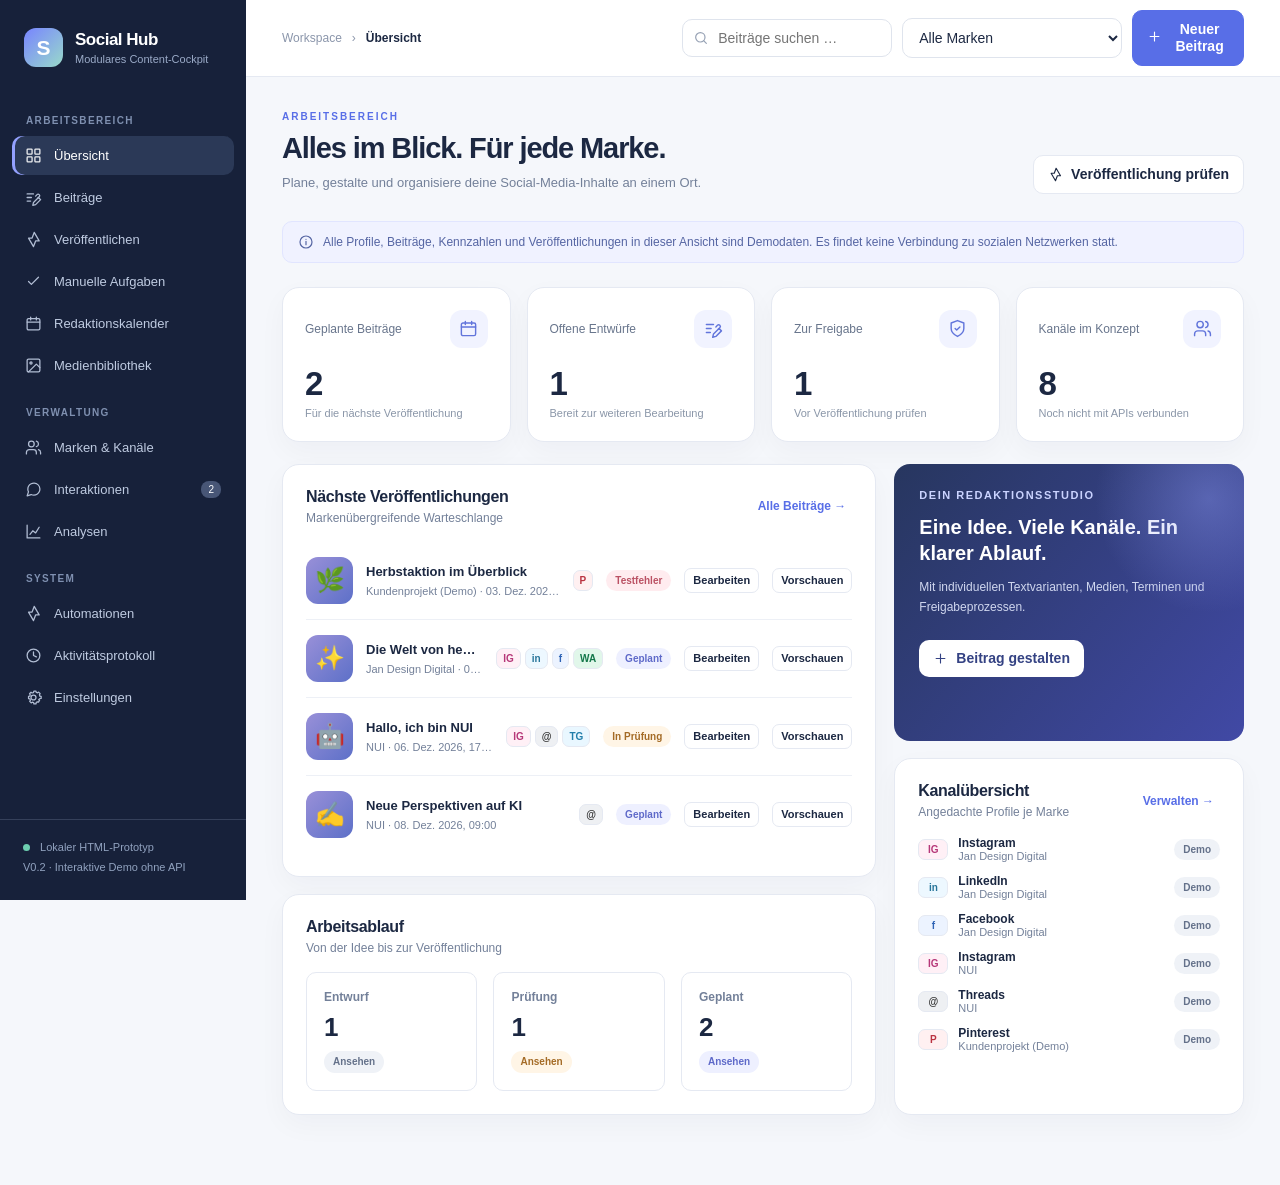
<file: index.html>
<!doctype html>
<html lang="de">
<head>
  <meta charset="utf-8">
  <meta name="viewport" content="width=device-width, initial-scale=1">
  <meta name="color-scheme" content="light">
  <title>Social Media Hub V0.2 – Veröffentlichungszentrale</title>
  <style>
    :root{--nav:#17213a;--nav2:#202d48;--accent:#586ee7;--accent-soft:#ebedff;--ink:#1c2842;--muted:#738099;--line:#e5e9f2;--paper:#fff;--bg:#f5f7fb;--success:#15876e;--warn:#ad742b;--danger:#c04458;--radius:17px;--shadow:0 10px 28px rgba(23,35,66,.035);font-family:Inter,-apple-system,BlinkMacSystemFont,"Segoe UI",sans-serif}
    *{box-sizing:border-box}html,body{margin:0;min-height:100%;color:var(--ink);background:var(--bg);font-size:14px}button,input,textarea,select{font:inherit}button{cursor:pointer}button:disabled{opacity:.48;cursor:not-allowed}a{color:inherit}button:focus-visible,input:focus-visible,textarea:focus-visible,select:focus-visible{outline:3px solid #a7b2ff;outline-offset:2px}
    .app{min-height:100vh;display:grid;grid-template-columns:246px minmax(0,1fr)}.sidebar{background:var(--nav);color:#cfdaec;display:flex;flex-direction:column;min-height:100vh;position:sticky;top:0;height:100vh;z-index:20}.identity{display:flex;gap:12px;align-items:center;padding:28px 24px 22px}.brand-icon{width:39px;height:39px;display:grid;place-items:center;background:linear-gradient(135deg,#7884ff,#99daca);border-radius:12px;color:#fff;font-size:21px;font-weight:800}.identity strong{display:block;color:#fff;font-size:17px;letter-spacing:-.5px}.identity small{display:block;color:#9babc8;font-size:11px;margin-top:3px}.navwrap{overflow:auto;padding:4px 12px;flex:1}.navlabel{font-size:10px;color:#7f90b0;font-weight:800;letter-spacing:1.35px;text-transform:uppercase;margin:22px 14px 10px}.navitem{display:flex;align-items:center;gap:12px;padding:11px 13px;width:100%;border:0;border-radius:10px;background:transparent;color:#bfcbe1;text-align:left;font-size:13px;margin-bottom:3px}.navitem:hover,.navitem.active{background:#2b3957;color:#fff}.navitem.active{box-shadow:inset 3px 0 #94a1ff}.navitem svg{width:17px;height:17px;opacity:.92}.navitem .navcount{margin-left:auto;background:#485676;color:#fff;font-size:10px;border-radius:8px;padding:3px 7px}.sidefooter{padding:18px 23px 22px;border-top:1px solid #35405a;color:#91a2bf;font-size:11px;line-height:1.8}.online-dot{display:inline-block;width:7px;height:7px;background:#6dceb0;border-radius:50%;margin-right:7px}
    .main{min-width:0}.topbar{height:77px;background:#fff;border-bottom:1px solid var(--line);padding:0 36px;display:flex;justify-content:space-between;align-items:center;gap:18px;position:sticky;top:0;z-index:15}.crumb{display:flex;align-items:center;gap:10px;color:#8b96ab;font-size:12px;white-space:nowrap}.crumb strong{color:var(--ink);font-weight:700}.toptools{display:flex;align-items:center;gap:10px}.brand-select{min-width:174px;max-width:220px}.field,.select,.search{background:#fff;border:1px solid #dfe4ed;padding:10px 12px;border-radius:10px;color:var(--ink);outline:none;min-width:0}.search{padding-left:35px;width:210px}.searchbox{position:relative}.searchbox svg{position:absolute;left:11px;top:11px;color:#96a1b4;width:16px;height:16px}.select{width:100%}.btn{border:1px solid var(--line);border-radius:10px;padding:10px 14px;background:#fff;color:var(--ink);font-weight:650;display:inline-flex;gap:8px;align-items:center;justify-content:center;line-height:1.2}.btn:hover{background:#f7f8fc}.btn svg{width:15px;height:15px}.btn.primary{background:var(--accent);border-color:var(--accent);color:white}.btn.primary:hover{background:#475bd0}.btn.secondary{background:#f3f5fb}.btn.danger{color:var(--danger)}.btn.small{padding:7px 10px;font-size:12px}.btn.tiny{padding:5px 8px;font-size:11px;border-radius:7px}.btn.quiet{border-color:transparent;background:transparent;color:var(--muted)}.btn.pill{border-radius:99px}.mobilemenu{display:none}
    .content{max-width:1520px;margin:0 auto;padding:34px 36px 70px}.pagehead{display:flex;align-items:flex-end;justify-content:space-between;gap:20px;margin-bottom:27px}.eyebrow{font-size:10px;letter-spacing:2px;text-transform:uppercase;font-weight:800;color:var(--accent);margin-bottom:10px}.pagehead h1{font-size:29px;letter-spacing:-1.1px;font-weight:750;margin:0 0 8px}.subtitle{margin:0;color:var(--muted);font-size:13px;line-height:1.6}.headbuttons{display:flex;gap:9px;align-items:center}.mockbar{background:#f0f2ff;border:1px solid #e1e5ff;color:#5565a3;border-radius:10px;padding:11px 15px;margin:0 0 24px;font-size:12px;display:flex;gap:9px;align-items:center;line-height:1.5}.mockbar svg{flex:none;width:16px;height:16px}
    .grid4{display:grid;grid-template-columns:repeat(4,minmax(0,1fr));gap:16px}.grid3{display:grid;grid-template-columns:repeat(3,minmax(0,1fr));gap:16px}.two-col{display:grid;grid-template-columns:minmax(0,1.7fr) minmax(280px,1fr);gap:18px}.two-even{display:grid;grid-template-columns:repeat(2,minmax(0,1fr));gap:18px}.card{background:var(--paper);border:1px solid var(--line);border-radius:var(--radius);box-shadow:var(--shadow);min-width:0}.cardpad{padding:23px}.stat{padding:22px;min-height:144px}.stat-top{display:flex;align-items:center;justify-content:space-between;color:#68758c;font-size:12px}.stat-icon{width:38px;height:38px;background:#f1f3ff;color:#6275db;display:grid;place-items:center;border-radius:12px}.stat-icon svg{width:19px;height:19px}.stat-number{font-size:33px;letter-spacing:-1.4px;font-weight:750;margin:17px 0 4px}.stat-foot{font-size:11px;color:#8a96a8}.sectionhead{display:flex;gap:15px;align-items:center;justify-content:space-between;margin:0 0 17px}.sectionhead h2{font-size:16px;letter-spacing:-.35px;margin:0}.sectionhead p{color:var(--muted);font-size:12px;margin:5px 0 0}.sectionhead .linkbtn{border:0;background:none;color:var(--accent);font-size:12px;font-weight:750}.stack{display:grid;gap:17px}.row{display:flex;align-items:center;gap:11px}.between{justify-content:space-between}.muted{color:var(--muted)}.smalltxt{font-size:12px}.tiny{font-size:11px}.space{height:22px}.divider{border:0;border-top:1px solid var(--line);margin:17px 0}.pill{font-size:10px;padding:5px 9px;border-radius:30px;background:#edf1f8;color:#64718a;font-weight:750;white-space:nowrap}.pill.draft{background:#eff2f7;color:#64718a}.pill.scheduled{background:#eef0ff;color:#5e69c9}.pill.review{background:#fff5e6;color:#a46b26}.pill.published{background:#e9f8f2;color:#18816a}.pill.failed{background:#ffecef;color:#bb5264}.pill.paused{background:#f5eee8;color:#9a735e}
    .item{display:flex;align-items:center;gap:13px;padding:15px 0;border-bottom:1px solid #edf0f6;min-width:0}.item:last-child{border-bottom:0}.mini-cover{width:47px;height:47px;flex:none;border-radius:12px;display:grid;place-items:center;color:white;font-size:24px;background:linear-gradient(135deg,#9990d8,#5d70c8)}.itemmain{min-width:0;flex:1}.itemtitle{font-weight:760;font-size:13px;white-space:nowrap;overflow:hidden;text-overflow:ellipsis}.itemsub{font-size:11px;color:var(--muted);margin-top:6px;white-space:nowrap;overflow:hidden;text-overflow:ellipsis}.platformset{display:flex;gap:4px;flex-wrap:wrap;align-items:center}.platform-dot{border-radius:7px;background:#f0f2f8;border:1px solid #e5e9f2;font-size:10px;font-weight:850;padding:4px 6px;color:#52617a}.platform-dot.instagram{background:#fff0f6;color:#b63879}.platform-dot.facebook{background:#ecf3ff;color:#2e63b5}.platform-dot.linkedin{background:#edf8ff;color:#27759a}.platform-dot.threads{background:#eef0f3;color:#333}.platform-dot.bluesky{background:#eaf6ff;color:#187ec6}.platform-dot.tiktok{background:#e7f7f7;color:#185f66}.platform-dot.pinterest{background:#fff0f1;color:#ba3341}.platform-dot.youtube{background:#fff0ef;color:#b6342e}.platform-dot.mastodon{background:#f2eeff;color:#6751bd}
    .quick{background:linear-gradient(130deg,#27365f,#4149a5);border-radius:16px;padding:25px;color:#fff;min-height:210px;position:relative;overflow:hidden}.quick:after{content:"";position:absolute;right:-80px;top:-80px;width:230px;height:230px;background:radial-gradient(circle,#8d9af166,transparent 70%)}.quick h2{font-size:20px;max-width:280px;line-height:1.3;margin:13px 0 10px}.quick p{max-width:290px;font-size:12px;color:#d0d7ef;line-height:1.65}.quick .btn{margin-top:11px;background:#fff;color:#344283;border:0;position:relative;z-index:1}.health{display:grid;gap:12px}.healthrow{display:flex;align-items:center;justify-content:space-between;gap:9px}.healthlabel{display:flex;align-items:center;gap:10px;font-size:12px}.healthlabel .platform-dot{width:30px;text-align:center}.dot{width:7px;height:7px;border-radius:50%;background:#2fbb8a;display:inline-block}.dot.grey{background:#c5ccda}.dot.warn{background:#e7a24d}.bottommargin{margin-bottom:22px}
    .filters{display:flex;align-items:center;gap:8px;flex-wrap:wrap;margin-bottom:18px}.filter{border:1px solid var(--line);background:#fff;padding:9px 13px;border-radius:9px;font-size:12px;color:#69748b}.filter.active{border-color:#cdd3ff;background:#edeeff;color:#5363ca;font-weight:750}.filter .count{margin-left:5px;opacity:.68}.postgrid{display:grid;grid-template-columns:repeat(2,minmax(0,1fr));gap:15px}.postcard{padding:18px}.postcard-top{display:flex;gap:13px}.postcard h3{font-size:14px;line-height:1.35;margin:1px 0 7px}.posttext{font-size:12px;line-height:1.6;color:#66738a;min-height:50px;white-space:pre-line;overflow:hidden;display:-webkit-box;-webkit-line-clamp:2;-webkit-box-orient:vertical}.postcard-bottom{display:flex;align-items:center;gap:8px;justify-content:space-between;flex-wrap:wrap;padding-top:15px;margin-top:15px;border-top:1px solid var(--line)}.postactions{display:flex;gap:7px}.postthumb{width:73px;height:75px;flex:none;border-radius:13px;display:grid;place-items:center;background:linear-gradient(135deg,#e2edff,#e9e2fa);font-size:32px}
    .calendar{padding:20px}.calhead{display:flex;justify-content:space-between;align-items:center;margin-bottom:20px}.calhead h2{font-size:17px;margin:0}.calnav{display:flex;align-items:center;gap:7px}.calgrid{display:grid;grid-template-columns:repeat(7,minmax(0,1fr));gap:6px}.weekday{font-size:10px;letter-spacing:.8px;text-transform:uppercase;text-align:center;color:#95a0b4;font-weight:800;padding:8px 0}.day{border:1px solid #e8ebf2;background:#fff;border-radius:10px;min-height:112px;padding:10px;display:flex;flex-direction:column;align-items:stretch;gap:6px;text-align:left;overflow:hidden}.day:hover{border-color:#aeb9ef;background:#f8f9ff}.day.outside{opacity:.4}.day.today{background:#f3f5ff;border-color:#b1b9ff}.daynum{font-size:12px;font-weight:750}.eventchip{font-size:10px;white-space:nowrap;text-overflow:ellipsis;overflow:hidden;background:#eef0ff;color:#5261a5;border-radius:5px;padding:5px 6px}.eventchip.review{background:#fff4e6;color:#91602c}.eventchip.failed{background:#ffeced;color:#a8505c}.calendarlegend{display:flex;gap:16px;flex-wrap:wrap;color:var(--muted);font-size:11px;margin-top:18px}
    .brandgrid{display:grid;grid-template-columns:repeat(3,minmax(0,1fr));gap:16px}.brandcard{padding:22px}.brandstamp{width:45px;height:45px;border-radius:13px;display:grid;place-items:center;font-size:19px;font-weight:800;color:white}.brandcard h3{font-size:16px;margin:15px 0 6px}.brandcard p{font-size:12px;color:var(--muted);margin:0 0 17px}.brandcard-foot{display:flex;justify-content:space-between;align-items:center;border-top:1px solid var(--line);padding-top:15px}.channelgrid{display:grid;grid-template-columns:repeat(3,minmax(0,1fr));gap:14px}.channel{padding:17px}.channelhead{display:flex;align-items:center;gap:10px}.channelicon{height:40px;width:40px;border-radius:11px;display:grid;place-items:center;font-weight:800;font-size:13px;background:#f2f4fa}.channelhandle{font-size:12px;color:var(--muted);margin-top:5px}.channelbottom{display:flex;justify-content:space-between;align-items:center;margin-top:18px;padding-top:14px;border-top:1px solid var(--line)}
    .mediagrid{display:grid;grid-template-columns:repeat(4,minmax(0,1fr));gap:16px}.media-item{padding:10px;overflow:hidden}.media-visual{aspect-ratio:1.25;border-radius:11px;display:grid;place-items:center;font-size:52px;background:linear-gradient(135deg,#d8e8f8,#e6dff4)}.media-info{padding:12px 4px 5px}.media-info h3{font-size:12px;margin:0 0 5px;white-space:nowrap;overflow:hidden;text-overflow:ellipsis}.media-info p{color:var(--muted);margin:0;font-size:11px}.media-foot{display:flex;justify-content:space-between;align-items:center;padding-top:10px}
    .inboxitem{display:flex;align-items:flex-start;gap:15px;padding:19px 0;border-bottom:1px solid var(--line)}.inboxitem:last-child{border:0}.avatar{width:39px;height:39px;border-radius:13px;background:#eaf1fb;color:#637aa2;display:grid;place-items:center;font-weight:850;flex:none}.inbox-content{flex:1;min-width:0}.inbox-content h3{margin:0 0 6px;font-size:13px}.inbox-content p{line-height:1.6;margin:0 0 9px;color:#68758b;font-size:12px}
    .chart{display:flex;align-items:end;gap:14px;height:180px;margin-top:23px;padding:0 5px 21px;border-bottom:1px solid var(--line)}.barwrap{flex:1;height:100%;display:flex;flex-direction:column;justify-content:end;align-items:center;position:relative}.bar{background:linear-gradient(180deg,#8393ef,#566ddf);width:48%;max-width:32px;border-radius:7px 7px 2px 2px;min-height:6px}.barwrap label{position:absolute;top:100%;font-size:10px;color:var(--muted);margin-top:8px}.insight{padding:17px 0;display:flex;align-items:center;justify-content:space-between;border-bottom:1px solid var(--line)}.insight:last-child{border:0}
    .rule{display:flex;align-items:center;justify-content:space-between;gap:15px;padding:20px 0;border-bottom:1px solid var(--line)}.rule:last-child{border:0}.switch{position:relative;display:inline-flex;align-items:center;cursor:pointer}.switch input{position:absolute;opacity:0;width:1px;height:1px}.switch span{display:block;width:42px;height:24px;background:#d2d9e6;border-radius:50px;position:relative;transition:.15s}.switch span:after{content:"";position:absolute;width:18px;height:18px;border-radius:50%;background:white;top:3px;left:3px;transition:.15s;box-shadow:0 1px 3px #0002}.switch input:checked+span{background:#6377df}.switch input:checked+span:after{transform:translateX(18px)}.switch input:focus-visible+span{outline:3px solid #a7b2ff;outline-offset:2px}
    .activity{border-left:2px solid #dfe3ff;margin-left:8px;padding:0 0 20px 24px;position:relative}.activity:before{content:"";position:absolute;top:2px;left:-6px;width:10px;height:10px;background:#8b98ed;border:2px solid #fff;border-radius:50%}.activity h3{margin:0 0 6px;font-size:13px}.activity p{font-size:12px;color:#6b7990;margin:0 0 5px}.activity time{font-size:10px;color:#97a2b3}.empty{padding:50px 25px;text-align:center;color:var(--muted);background:#fff;border:1px dashed #d9dfed;border-radius:14px}.empty .emptyicon{font-size:38px;margin-bottom:10px}.empty strong{display:block;color:var(--ink);font-size:15px;margin-bottom:8px}
    .overlay{position:fixed;inset:0;background:#111a2c99;z-index:100;display:flex;align-items:center;justify-content:center;padding:18px;overflow:auto}.modal{width:min(94vw,660px);background:#fff;border-radius:18px;box-shadow:0 25px 90px #0a14384d;max-height:min(94vh,1040px);display:flex;flex-direction:column;overflow:hidden}.modal.wide{width:min(96vw,1090px)}.modalhead{display:flex;justify-content:space-between;gap:16px;align-items:center;padding:20px 24px;border-bottom:1px solid var(--line)}.modalhead h2{font-size:18px;margin:0 0 4px;letter-spacing:-.35px}.modalhead p{font-size:12px;color:var(--muted);margin:0}.closex{width:31px;height:31px;border:1px solid var(--line);border-radius:9px;background:#fff;color:#69758c;font-size:20px}.modalbody{overflow:auto;padding:23px 24px}.modalfoot{padding:16px 24px;border-top:1px solid var(--line);display:flex;flex-wrap:wrap;align-items:center;gap:9px;justify-content:flex-end}.formgrid{display:grid;grid-template-columns:1fr 1fr;gap:16px}.formgroup{display:flex;flex-direction:column;gap:7px;min-width:0}.formgroup label{font-size:11px;color:#5a6980;font-weight:760}.formgroup input,.formgroup textarea,.formgroup select{width:100%;border:1px solid #dce2ec;border-radius:10px;background:#fff;color:var(--ink);padding:10px 11px;outline:none}.formgroup textarea{min-height:130px;resize:vertical;line-height:1.6}.formgroup .hint{font-size:11px;color:var(--muted);line-height:1.5}.full{grid-column:1/-1}.composer-grid{display:grid;grid-template-columns:minmax(0,1.15fr) minmax(285px,.85fr);gap:25px}.targetlist{display:flex;flex-wrap:wrap;gap:8px;margin-top:8px}.target-chip{display:inline-flex;gap:7px;align-items:center;padding:8px 10px;border-radius:8px;border:1px solid #dfe4ee;background:#fff;font-size:12px;cursor:pointer}.target-chip:has(input:checked){background:#f0f1ff;border-color:#9da8f8}.target-chip input{accent-color:var(--accent)}.preview{background:#f6f8fc;padding:18px;border:1px solid var(--line);border-radius:14px}.previewbar{display:flex;align-items:center;gap:8px;margin-bottom:14px;justify-content:space-between}.previewphone{max-width:350px;background:white;border:1px solid #e3e7ee;border-radius:17px;margin:auto;overflow:hidden;box-shadow:0 10px 25px #1c28500b}.previewtop{padding:14px;display:flex;gap:9px;align-items:center;font-weight:760;font-size:12px}.previewart{aspect-ratio:1.18;display:grid;place-items:center;font-size:63px;background:linear-gradient(135deg,#c8d7f7,#e9dbe9)}.previewtext{padding:14px;font-size:12px;line-height:1.6;white-space:pre-wrap;overflow-wrap:anywhere;max-height:200px;overflow:auto}.previewbottom{border-top:1px solid var(--line);padding:11px 14px;font-size:11px;color:var(--muted)}.overrides{background:#f8f9fd;border-radius:12px;padding:14px;margin-top:14px}.override-row{margin-top:10px}.override-row textarea{min-height:77px}.note{border-left:3px solid #98a7ef;background:#f5f7ff;border-radius:7px;padding:11px 14px;color:#5d6895;font-size:11px;line-height:1.6}.toast{position:fixed;bottom:23px;right:23px;z-index:150;background:#202d48;color:#fff;border-radius:12px;padding:13px 18px;box-shadow:0 12px 35px #10172940;font-size:12px;max-width:390px}.settings-list .item{align-items:flex-start}.settings-list strong{display:block;margin-bottom:6px}.code{font:12px ui-monospace,SFMono-Regular,Consolas,monospace;background:#f4f6fb;border:1px solid #e5e8f0;padding:13px;border-radius:9px;white-space:pre-wrap;color:#4d5f7e}.mobile-shade{display:none}
    @media(max-width:1250px){.grid4{grid-template-columns:repeat(2,1fr)}.brandgrid,.channelgrid{grid-template-columns:repeat(2,minmax(0,1fr))}.mediagrid{grid-template-columns:repeat(3,1fr)}.search{width:145px}}@media(max-width:1020px){.app{grid-template-columns:210px minmax(0,1fr)}.topbar{padding:0 20px}.content{padding:26px 20px 60px}.two-col{grid-template-columns:1fr}.postgrid{grid-template-columns:1fr}.day{min-height:90px}.sidebar{width:210px}}@media(max-width:760px){.app{display:block}.sidebar{position:fixed;left:0;transform:translateX(-105%);transition:.2s;width:255px}.sidebar.open{transform:translateX(0)}.mobile-shade.visible{display:block;position:fixed;inset:0;background:#111a2c88;z-index:19}.mobilemenu{display:inline-flex}.topbar{height:65px;gap:8px}.crumb{display:none}.toptools{flex:1;justify-content:space-between}.toptools .searchbox{display:none}.toptools .brand-select{max-width:180px;min-width:110px}.toptools .btn.primary{font-size:0;padding:10px}.toptools .btn.primary svg{width:18px;height:18px}.pagehead{align-items:flex-start;flex-direction:column}.grid4,.grid3,.two-even,.brandgrid,.channelgrid,.mediagrid{grid-template-columns:repeat(2,minmax(0,1fr))}.composer-grid{grid-template-columns:1fr}.calgrid{gap:3px}.day{padding:5px;min-height:74px;border-radius:6px}.eventchip{font-size:8px;padding:3px}.daynum{font-size:10px}.weekday{font-size:8px}.modalbody{padding:16px}.modalhead{padding:17px}.modalfoot{padding:12px}.formgrid{gap:11px}}@media(max-width:450px){.grid4,.grid3,.two-even,.brandgrid,.channelgrid,.mediagrid{grid-template-columns:1fr}.content{padding:24px 13px 55px}.topbar{padding:0 12px}.cardpad{padding:17px}.calendar{padding:9px}.calhead{padding:9px 4px}.day{min-height:63px}.eventchip{font-size:0;height:6px;padding:0}.headbuttons{flex-wrap:wrap}.modal{width:100%}.formgrid{grid-template-columns:1fr}.full{grid-column:auto}.item .platformset{display:none}}

    /* V0.2 – Publishing workspace. Layout deliberately independent from provider specifics. */
    .pub-hero{display:flex;align-items:center;justify-content:space-between;gap:15px;flex-wrap:wrap;padding:24px 27px;background:linear-gradient(120deg,#24365b 0%,#465bc5 100%);color:#fff;border-radius:17px;margin-bottom:20px}
    .pub-hero h2{font-size:20px;letter-spacing:-.5px;margin:0 0 7px}.pub-hero p{font-size:12px;color:#e0e6ff;line-height:1.6;margin:0;max-width:670px}.pub-hero .btn{background:#fff;color:#293a71;border:0}
    .pub-toolbar{display:flex;align-items:center;justify-content:space-between;gap:12px;flex-wrap:wrap;margin:0 0 18px}
    .pub-list{display:grid;gap:13px}.pub-list-item{display:grid;grid-template-columns:48px minmax(0,1fr) auto;align-items:center;gap:16px;padding:17px 20px}.pub-list-item h3{font-size:14px;margin:0 0 6px}.pub-list-item p{font-size:11px;color:var(--muted);margin:0 0 10px;line-height:1.5}.pub-list-actions{display:flex;gap:8px;align-items:center;flex-wrap:wrap}
    .pub-summary{display:flex;flex-wrap:wrap;gap:7px;margin-top:5px}.status-mini{font-size:10px;border-radius:40px;background:#f0f3f9;padding:4px 8px;color:#617089}.status-mini.done{background:#e5f7f0;color:#187f66}.status-mini.manual{background:#fff3e1;color:#926225}.status-mini.auto{background:#eef1ff;color:#5367be}.status-mini.off{opacity:.6}
    .pub-section-label{font-size:11px;font-weight:800;letter-spacing:.8px;text-transform:uppercase;color:#76839b;margin:17px 0 12px}
    .modal.publish-modal{width:min(97vw,1380px);max-height:96vh}.pub-review-top{display:flex;align-items:start;justify-content:space-between;gap:15px;flex-wrap:wrap;background:#f5f7fc;padding:15px 19px;border:1px solid var(--line);border-radius:13px;margin-bottom:20px}.pub-review-top h3{font-size:14px;margin:0 0 5px}.pub-review-top p{color:var(--muted);margin:0;font-size:11px;line-height:1.6}.pub-review-metrics{display:flex;gap:8px;flex-wrap:wrap;align-items:center}
    .pub-review-grid{display:grid;grid-template-columns:repeat(3,minmax(0,1fr));gap:15px}.pub-card{min-width:0;border:1px solid #dce2ed;border-radius:14px;background:#fff;overflow:hidden;display:flex;flex-direction:column}.pub-card.inactive{opacity:.53;filter:grayscale(.6)}.pub-card-head{display:flex;justify-content:space-between;gap:12px;align-items:start;padding:14px;border-bottom:1px solid var(--line);background:#fbfcff}.pub-card-name{display:flex;gap:8px;align-items:center;min-width:0}.pub-card-name strong{display:block;font-size:12px}.pub-card-name small{display:block;font-size:10px;white-space:nowrap;overflow:hidden;text-overflow:ellipsis;color:var(--muted);margin-top:3px}.pub-card-head .switch{margin-top:2px;flex:none}.pub-card-head .switch span{width:37px;height:21px}.pub-card-head .switch span:after{width:15px;height:15px}.pub-card-head .switch input:checked+span:after{transform:translateX(16px)}
    .pub-card-inner{padding:14px;flex:1;display:flex;flex-direction:column;gap:12px}.pub-method{display:flex;justify-content:space-between;align-items:center;gap:9px}.pub-method .pill{white-space:normal}.pub-faux{background:#fff;border:1px solid #e1e5ec;border-radius:12px;overflow:hidden;box-shadow:0 8px 24px #1a27480a;display:flex;flex-direction:column;min-height:210px}.pub-faux-head{display:flex;gap:8px;align-items:center;padding:11px 12px;font-size:10px;border-bottom:1px solid #f0f2f6}.pub-faux-avatar{width:27px;height:27px;flex:none;border-radius:50%;background:linear-gradient(120deg,#c6d1fa,#f8d2e4);display:grid;place-items:center;color:#43538c;font-size:11px;font-weight:900}.pub-faux-head strong{font-size:11px}.pub-faux-platform{font-size:9px;color:#8b95a5}.pub-faux-media{height:123px;background:linear-gradient(125deg,#d1dffa,#e2d6e7);display:grid;place-items:center;font-size:44px}.pub-faux-text{white-space:pre-wrap;overflow-wrap:anywhere;padding:12px;font-size:11px;line-height:1.55;max-height:146px;overflow:auto;flex:1}.pub-faux-foot{padding:10px 12px;border-top:1px solid #f0f2f5;font-size:10px;color:#8792a6;display:flex;align-items:center;justify-content:space-between;gap:8px}.pub-faux.whatsapp,.pub-faux.telegram,.pub-faux.signal{background:#f0f5ee;border-color:#d6e4d5}.pub-faux.whatsapp .pub-faux-text,.pub-faux.telegram .pub-faux-text,.pub-faux.signal .pub-faux-text{background:#fff;margin:11px;border-radius:4px 13px 13px 13px;box-shadow:0 1px 5px #22332211}.pub-faux.linkedin .pub-faux-media{background:linear-gradient(135deg,#d8eafa,#d3deed)}.pub-faux.instagram .pub-faux-media{background:linear-gradient(130deg,#e3c9f6,#f5d6ca)}.pub-faux.threads .pub-faux-media,.pub-faux.bluesky .pub-faux-media{height:74px}.pub-faux.whatsapp .pub-faux-media,.pub-faux.telegram .pub-faux-media,.pub-faux.signal .pub-faux-media{height:105px;margin:11px 11px 0;border-radius:8px}
    .pub-caption{display:block;font-size:10px;color:#586980;font-weight:800;margin-bottom:5px}.pub-edit{width:100%;min-height:68px;resize:vertical;border-radius:8px;border:1px solid #dfe4ec;background:#fff;padding:9px 10px;color:var(--ink);font-size:11px;line-height:1.5}.pub-caption-foot{display:flex;justify-content:space-between;align-items:center;gap:5px;margin-top:4px;font-size:10px;color:var(--muted)}.pub-warning{color:#b36a25;font-size:10px;line-height:1.4;margin:0}.pub-card-actions{padding-top:5px;display:flex;align-items:center;gap:7px;flex-wrap:wrap}.pub-card-actions .btn{flex:1;font-size:11px;padding:8px}.pub-card-actions .status-mini{flex:none}.pub-foot-note{line-height:1.55;font-size:10px;color:var(--muted);margin-top:12px}.pub-inline-select{border:1px solid #e4e9f2;border-radius:9px;padding:8px 10px;font-size:11px;background:white}.pub-batch-controls{display:flex;gap:9px;align-items:center;flex-wrap:wrap}.pub-done-mark{border:0;background:#e8f7f0;color:#198568;border-radius:8px;font-size:10px;font-weight:800;padding:8px 10px}.pub-done-mark:hover{background:#d7f1e5}.pub-manual-item{padding:18px 19px;display:grid;grid-template-columns:34px minmax(0,1fr) auto;gap:15px;align-items:center}.pub-manual-item h3{margin:0 0 5px;font-size:13px}.pub-manual-item p{margin:0;color:var(--muted);font-size:11px}.pub-manual-actions{display:flex;gap:7px;align-items:center;flex-wrap:wrap}.pub-steps{display:flex;gap:8px;align-items:center;flex-wrap:wrap;margin-bottom:14px}.pub-step{font-size:11px;color:#7b879b}.pub-step strong{background:#edf0fd;color:#5969c8;padding:6px 8px;border-radius:50%;margin-right:5px}.pub-step.current{color:#27376e;font-weight:700}.platform-dot.whatsapp{background:#e1f7ea;color:#14774a}.platform-dot.telegram{background:#e9f7ff;color:#217eaa}.platform-dot.signal{background:#eef3ff;color:#3567b5}
    @media(min-width:1450px){.pub-review-grid{grid-template-columns:repeat(4,minmax(0,1fr))}}
    @media(max-width:1150px){.pub-review-grid{grid-template-columns:repeat(2,minmax(0,1fr))}}@media(max-width:760px){.pub-review-grid{grid-template-columns:1fr}.pub-list-item{grid-template-columns:40px minmax(0,1fr)}.pub-list-actions{grid-column:1/-1}.pub-manual-item{grid-template-columns:30px minmax(0,1fr)}.pub-manual-actions{grid-column:1/-1}.pub-review-top{padding:13px}.modal.publish-modal{width:100%;max-height:97vh}.pub-hero{padding:19px}}
  </style>
</head>
<body>
  <div class="app">
    <aside class="sidebar" id="sidebar"><div class="identity"><div class="brand-icon">S</div><div><strong>Social Hub</strong><small>Modulares Content-Cockpit</small></div></div><nav class="navwrap" id="navigation" aria-label="Hauptnavigation"></nav><div class="sidefooter"><span class="online-dot"></span> Lokaler HTML-Prototyp<br>V0.2 · Interaktive Demo ohne API</div></aside>
    <div class="mobile-shade" id="mobile-shade" data-action="mobile-close"></div>
    <div class="main"><header class="topbar"><button class="btn quiet mobilemenu" data-action="mobile-toggle" aria-label="Menü öffnen">☰</button><div class="crumb">Workspace <span>›</span> <strong id="crumb-label">Übersicht</strong></div><div class="toptools"><div class="searchbox"><span id="search-icon"></span><input id="global-search" class="search" placeholder="Beiträge suchen …" aria-label="Beiträge suchen"></div><select class="select brand-select" id="brand-filter" aria-label="Markenfilter"></select><button class="btn primary" data-action="new-post"><span id="plus-icon"></span> Neuer Beitrag</button></div></header><main class="content" id="page"></main></div>
  </div>
  <div id="modal-root"></div><div id="toast" role="status" aria-live="polite"></div>
  <input type="file" id="media-upload" multiple accept="image/*,video/*" hidden>
  <script>
  (() => {
    'use strict';
    // ERWEITERUNGSPUNKTE: Nav-/View-Registry, Plattform-Registry, normalisierte Datensätze.
    // Die Demo-Repository-Schicht wird später durch WordPress-REST-Endpunkte ersetzt.
    const STORAGE_KEY = 'social-hub-concept-v2';
    const ICONS = {
      dashboard:'<rect x="3" y="3" width="7" height="7" rx="1"/><rect x="14" y="3" width="7" height="7" rx="1"/><rect x="3" y="14" width="7" height="7" rx="1"/><rect x="14" y="14" width="7" height="7" rx="1"/>',
      pen:'<path d="m12 19 7-7 3 3-7 7-4 1 1-4Z"/><path d="m18 13 2-2a2.12 2.12 0 0 0-3-3l-2 2"/><path d="M3 7h9M3 12h6M3 17h5"/>',
      calendar:'<rect x="3" y="5" width="18" height="16" rx="2"/><path d="M16 3v4M8 3v4M3 10h18"/>',
      image:'<rect x="3" y="3" width="18" height="18" rx="2"/><circle cx="8.5" cy="8.5" r="1.5"/><path d="m21 15-5-5L5 21"/>',
      users:'<path d="M16 21v-2a4 4 0 0 0-4-4H6a4 4 0 0 0-4 4v2"/><circle cx="9" cy="7" r="4"/><path d="M22 21v-2a4 4 0 0 0-3-3.87M16 3.13a4 4 0 0 1 0 7.75"/>',
      message:'<path d="M21 11.5a8.38 8.38 0 0 1-.9 3.8 8.5 8.5 0 0 1-7.6 4.7 8.38 8.38 0 0 1-3.8-.9L3 21l1.9-5.7a8.38 8.38 0 0 1-.9-3.8 8.5 8.5 0 0 1 4.7-7.6 8.38 8.38 0 0 1 3.8-.9h.5a8.48 8.48 0 0 1 8 8v.5z"/>',
      chart:'<path d="M3 3v18h18M7 16l4-5 4 3 5-8"/>',
      zap:'<path d="m13 2-3 8H5l7 12 3-8h5L13 2Z"/>',
      clock:'<circle cx="12" cy="12" r="9"/><path d="M12 7v5l4 2"/>',
      settings:'<path d="M12 15.5a3.5 3.5 0 1 0 0-7 3.5 3.5 0 0 0 0 7Z"/><path d="m19.4 15 1.2.9-1.5 2.6-1.5-.4a8 8 0 0 1-1.8 1L15.5 21h-3l-.3-1.9a8 8 0 0 1-2-.5l-1.5 1-2.1-2.1 1-1.5a8 8 0 0 1-.5-2L5 13.5v-3l1.9-.3a8 8 0 0 1 .5-2l-1-1.5 2.1-2.1 1.5 1a8 8 0 0 1 2-.5L12.5 3h3l.3 1.9a8 8 0 0 1 2 .5l1.5-1 2.1 2.1-1 1.5a8 8 0 0 1 .5 2l1.9.3v3l-1.9.3a8 8 0 0 1-1.5 1.4Z"/>',
      plus:'<path d="M12 5v14M5 12h14"/>',search:'<circle cx="11" cy="11" r="7"/><path d="m20 20-4-4"/>',arrow:'<path d="M5 12h14M13 6l6 6-6 6"/>',check:'<path d="m5 12 4 4L19 6"/>',filter:'<path d="M4 7h16M7 12h10M10 17h4"/>',chevron:'<path d="m9 18 6-6-6-6"/>',info:'<circle cx="12" cy="12" r="9"/><path d="M12 11v5M12 8h.01"/>',download:'<path d="M12 3v12m-5-5 5 5 5-5M5 19h14"/>',upload:'<path d="M12 16V4m-5 5 5-5 5 5M4 20h16"/>',copy:'<rect x="8" y="8" width="12" height="12" rx="2"/><path d="M16 8V5a2 2 0 0 0-2-2H5a2 2 0 0 0-2 2v9a2 2 0 0 0 2 2h3"/>',trash:'<path d="M3 6h18M8 6V4h8v2M6 6l1 15h10l1-15M10 10v7M14 10v7"/>',shield:'<path d="M12 22s8-4 8-10V5l-8-3-8 3v7c0 6 8 10 8 10Z"/><path d="m9 12 2 2 4-4"/>'
    };
    const ico=(name)=>`<svg viewBox="0 0 24 24" fill="none" stroke="currentColor" stroke-width="1.8" stroke-linecap="round" stroke-linejoin="round" aria-hidden="true">${ICONS[name]||ICONS.info}</svg>`;
    const esc=(v)=>String(v??'').replace(/[&<>"']/g,c=>({'&':'&amp;','<':'&lt;','>':'&gt;','"':'&quot;',"'":'&#39;'}[c]));
    const uid=(prefix='id')=>`${prefix}_${(globalThis.crypto?.randomUUID?.()||`${Date.now()}_${Math.random().toString(36).slice(2,9)}`)}`;
    const now=()=>new Date();
    const dateAt=(addDays,hour=11)=>{let d=now();d.setDate(d.getDate()+addDays);d.setHours(hour,0,0,0);return new Date(d).toISOString()};
    const localDateInput=(iso)=>{let d=new Date(iso||Date.now());let pad=n=>String(n).padStart(2,'0');return `${d.getFullYear()}-${pad(d.getMonth()+1)}-${pad(d.getDate())}T${pad(d.getHours())}:${pad(d.getMinutes())}`};
    const displayDate=(iso,withTime=true)=>{if(!iso)return'Noch nicht terminiert';let d=new Date(iso);return isNaN(d)?'–':new Intl.DateTimeFormat('de-DE',{day:'2-digit',month:'short',year:'numeric',...(withTime?{hour:'2-digit',minute:'2-digit'}:{})}).format(d)};
    const dateKey=(iso)=>{let d=new Date(iso);if(isNaN(d))return '';return `${d.getFullYear()}-${String(d.getMonth()+1).padStart(2,'0')}-${String(d.getDate()).padStart(2,'0')}`};
    const PLATFORM={instagram:{label:'Instagram',short:'IG',type:'Bild · Reel · Karussell',limit:2200},facebook:{label:'Facebook',short:'f',type:'Text · Bild · Video',limit:5000},linkedin:{label:'LinkedIn',short:'in',type:'Text · Bild · Video',limit:3000},threads:{label:'Threads',short:'@',type:'Text · Bild',limit:500},bluesky:{label:'Bluesky',short:'BS',type:'Text · Bild',limit:300},tiktok:{label:'TikTok',short:'♪',type:'Video · Foto',limit:2200},pinterest:{label:'Pinterest',short:'P',type:'Pin · Video',limit:500},youtube:{label:'YouTube',short:'▶',type:'Video · Short',limit:5000},mastodon:{label:'Mastodon',short:'M',type:'Text · Bild',limit:500},whatsapp:{label:'WhatsApp-Kanal',short:'WA',type:'Text · Medien',limit:null,mode:'manual'},telegram:{label:'Telegram-Kanal',short:'TG',type:'Text · Medien',limit:null,mode:'manual'},signal:{label:'Signal',short:'S',type:'Text · Medien',limit:null,mode:'manual'}};
    // Registrierbare Bereiche: die View-Funktion kann später als Modul aus einer externen Datei kommen.
    const NAV=[{group:'Arbeitsbereich',items:[['dashboard','Übersicht','dashboard'],['posts','Beiträge','pen'],['publishing','Veröffentlichen','zap'],['manual','Manuelle Aufgaben','check'],['calendar','Redaktionskalender','calendar'],['media','Medienbibliothek','image']]},{group:'Verwaltung',items:[['brands','Marken & Kanäle','users'],['inbox','Interaktionen','message'],['analytics','Analysen','chart']]},{group:'System',items:[['automations','Automationen','zap'],['activity','Aktivitätsprotokoll','clock'],['settings','Einstellungen','settings']]}];
    const VIEWS={};const registerView=(id,fn)=>VIEWS[id]=fn;
    const template=()=>({schemaVersion:2,brands:[{id:'jan',name:'Jan Design Digital',slug:'jan-design-digital',color:'#687be5',description:'Personenmarke · Gestaltung und Digitalität'},{id:'nui',name:'NUI',slug:'nui',color:'#3aaf9b',description:'Digitalbegleiter · neue Perspektiven'},{id:'demo',name:'Kundenprojekt (Demo)',slug:'kunde-demo',color:'#ba86c3',description:'Beispiel für einen getrennten Kundenbereich'}],accounts:[{id:'a1',brandId:'jan',platform:'instagram',handle:'@jan.design.digital',status:'demo'},{id:'a2',brandId:'jan',platform:'linkedin',handle:'Profil / Unternehmen (Demo)',status:'demo'},{id:'a3',brandId:'jan',platform:'facebook',handle:'Facebook-Seite (Demo)',status:'demo'},{id:'a4',brandId:'nui',platform:'instagram',handle:'@nui.digital',status:'demo'},{id:'a5',brandId:'nui',platform:'threads',handle:'Threads-Konto (Demo)',status:'demo'},{id:'a6',brandId:'demo',platform:'pinterest',handle:'Pinterest (Demo)',status:'demo'},{id:'a7',brandId:'jan',platform:'whatsapp',handle:'Digital-Tipps Südwestpfalz (Demo)',status:'demo'},{id:'a8',brandId:'nui',platform:'telegram',handle:'NUI Neuigkeiten (Demo)',status:'demo'}],posts:[
      {id:'p1',brandId:'jan',title:'Die Welt von heute zusammen gestalten',text:'Gestaltung beginnt mit einer Frage: Was können wir heute sinnvoll verändern? 🌱\n\nDesign, Technik und menschlicher Blick gehören zusammen.',type:'image',mediaId:'m1',status:'scheduled',targets:['a1','a2','a3','a7'],overrides:{a2:'Die Welt von heute zusammen gestalten. Warum fachliches Gestaltungsurteil im digitalen Wandel wichtiger wird.'},scheduledAt:dateAt(1,10),createdAt:dateAt(-2),approval:'approved'},
      {id:'p2',brandId:'nui',title:'Hallo, ich bin NUI',text:'Hallo! 👋 Ich bin NUI – dein digitaler Begleiter. Gemeinsam entdecken wir neue digitale Möglichkeiten.',type:'image',mediaId:'m2',status:'review',targets:['a4','a5','a8'],overrides:{},scheduledAt:dateAt(2,17),createdAt:dateAt(-1),approval:'pending'},
      {id:'p3',brandId:'jan',title:'Digitaler Tipp: Zugangssicherheit',text:'Passkeys und Zwei-Faktor-Authentifizierung können den digitalen Alltag deutlich sicherer machen. Hier sind drei Einstiegsschritte.',type:'carousel',mediaId:'m3',status:'draft',targets:['a1','a3'],overrides:{},scheduledAt:null,createdAt:dateAt(-1),approval:'none'},
      {id:'p4',brandId:'nui',title:'Neue Perspektiven auf KI',text:'KI kann Routine übernehmen. Aber wer entscheidet, was sinnvoll ist? Wir Menschen.',type:'text',mediaId:null,status:'scheduled',targets:['a5'],overrides:{},scheduledAt:dateAt(4,9),createdAt:dateAt(-3),approval:'approved'},
      {id:'p5',brandId:'jan',title:'Ein Blick hinter die Gestaltung',text:'Ein kleiner Einblick in den kreativen Prozess: von der Beobachtung bis zur klaren Idee.',type:'image',mediaId:'m4',status:'published',targets:['a1','a2'],overrides:{},scheduledAt:dateAt(-2,13),createdAt:dateAt(-4),approval:'approved'},
      {id:'p6',brandId:'demo',title:'Herbstaktion im Überblick',text:'Unsere Aktion im Herbst: Entdecken, erleben, mitmachen.',type:'image',mediaId:'m5',status:'failed',targets:['a6'],overrides:{},scheduledAt:dateAt(-1,12),createdAt:dateAt(-5),approval:'approved'}
    ],media:[{id:'m1',name:'Leitidee – Bildmotiv',kind:'image',emoji:'✨',brandId:'jan'},{id:'m2',name:'NUI Vorstellung',kind:'image',emoji:'🤖',brandId:'nui'},{id:'m3',name:'Sicherheit – Carousel',kind:'image',emoji:'🔐',brandId:'jan'},{id:'m4',name:'Einblicke in den Prozess',kind:'image',emoji:'🎨',brandId:'jan'},{id:'m5',name:'Natur und Region',kind:'image',emoji:'🌿',brandId:'demo'},{id:'m6',name:'Video-Szene (Demo)',kind:'video',emoji:'🎬',brandId:'jan'}],inbox:[{id:'i1',accountId:'a1',author:'Anna Beispiel',text:'Wie kann ich mich zu diesem Thema beraten lassen?',date:dateAt(-1),resolved:false,type:'Kommentar'},{id:'i2',accountId:'a4',author:'Digitalfan',text:'Was ist NUI und wann gibt es mehr dazu?',date:dateAt(-2),resolved:false,type:'Kommentar'},{id:'i3',accountId:'a3',author:'Max Mustermann',text:'Danke für die hilfreichen Informationen!',date:dateAt(-3),resolved:true,type:'Kommentar'}],rules:[{id:'r1',name:'Beitragsfreigabe vor Veröffentlichung',detail:'Status „In Prüfung“ bleibt bis zur Freigabe gesperrt.',enabled:true},{id:'r2',name:'Erinnerung bei offenen Entwürfen',detail:'Konzeptionell: täglicher Hinweis auf liegengebliebene Entwürfe.',enabled:false},{id:'r3',name:'Fehlgeschlagene Zustellungen protokollieren',detail:'Geplante Integration: Fehler, Kanal und erneuter Versuch.',enabled:true}],activity:[{id:'ev1',title:'Demodaten initialisiert',detail:'Alle Kanäle und Statistiken sind Beispieldaten.',at:new Date().toISOString()}]});
    let state;try{const raw=localStorage.getItem(STORAGE_KEY)||localStorage.getItem('social-hub-concept-v1');const parsed=raw?JSON.parse(raw):null;state=parsed&&[1,2].includes(parsed.schemaVersion)&&Array.isArray(parsed.brands)&&Array.isArray(parsed.posts)?{...parsed,schemaVersion:2}:template()}catch{state=template()}
    let currentView='dashboard',brandFilter='all',postFilter='all',search='',calendarMonth=new Date(new Date().getFullYear(),new Date().getMonth(),1),modal=null,draftEdit=null,selectedPreview=null,toastTimer=null;
    let storageWarningShown=false;
    const persist=()=>{try{localStorage.setItem(STORAGE_KEY,JSON.stringify(state))}catch(e){if(!storageWarningShown){storageWarningShown=true;toast('Browserspeicher nicht verfügbar. Änderungen bleiben nur während dieser Sitzung erhalten.')}}};
    const emit=(title,detail)=>{state.activity.unshift({id:uid('ev'),title,detail,at:new Date().toISOString()});state.activity=state.activity.slice(0,100);persist()};
    const toast=(message)=>{const el=document.getElementById('toast');el.innerHTML=`<div class="toast">${esc(message)}</div>`;clearTimeout(toastTimer);toastTimer=setTimeout(()=>el.innerHTML='',4300)};
    const brandName=(id)=>state.brands.find(b=>b.id===id)?.name||'Unbekannte Marke';
    const account=(id)=>state.accounts.find(a=>a.id===id);
    const platformBadge=(p)=>`<span class="platform-dot ${esc(p)}" title="${esc(PLATFORM[p]?.label||p)}">${esc(PLATFORM[p]?.short||p)}</span>`;
    const accountBadges=(post)=>`<div class="platformset">${(post.targets||[]).map(id=>account(id)).filter(Boolean).map(a=>platformBadge(a.platform)).join('')}</div>`;
    const mediaById=(id)=>state.media.find(m=>m.id===id);
    const postEmoji=(post)=>mediaById(post.mediaId)?.emoji||({text:'✍️',video:'🎬',carousel:'🖼️'}[post.type]||'📝');
    const statuses={draft:'Entwurf',scheduled:'Geplant',review:'In Prüfung',published:'Simulation / dokumentiert',failed:'Testfehler',paused:'Pausiert'};
    const statusBadge=(p)=>`<span class="pill ${esc(p.status)}">${esc(statuses[p.status]||p.status)}</span>`;
    const filteredPosts=()=>state.posts.filter(p=>(brandFilter==='all'||p.brandId===brandFilter)&&(!search||`${p.title} ${p.text} ${brandName(p.brandId)}`.toLocaleLowerCase('de').includes(search.toLocaleLowerCase('de'))));
    const filteredAccounts=()=>state.accounts.filter(a=>brandFilter==='all'||a.brandId===brandFilter);
    const filteredMedia=()=>state.media.filter(m=>brandFilter==='all'||m.brandId===brandFilter);
    const filterByBrand=arr=>arr.filter(x=>brandFilter==='all'||x.brandId===brandFilter);
    const head=(eyebrow,title,description,right='')=>`<div class="pagehead"><div><div class="eyebrow">${esc(eyebrow)}</div><h1>${esc(title)}</h1><p class="subtitle">${esc(description)}</p></div>${right?`<div class="headbuttons">${right}</div>`:''}</div>`;
    const demoNote=(text='Alle Profile, Beiträge, Kennzahlen und Veröffentlichungen in dieser Ansicht sind Demodaten. Es findet keine Verbindung zu sozialen Netzwerken statt.')=>`<div class="mockbar">${ico('info')}<span>${esc(text)}</span></div>`;
    const empty=(title,body)=>`<div class="empty"><div class="emptyicon">◌</div><strong>${esc(title)}</strong><span>${esc(body)}</span></div>`;
    const postLine=(p)=>`<div class="item"><div class="mini-cover">${postEmoji(p)}</div><div class="itemmain"><div class="itemtitle">${esc(p.title)}</div><div class="itemsub">${esc(brandName(p.brandId))} · ${esc(displayDate(p.scheduledAt))}</div></div>${accountBadges(p)}${statusBadge(p)}<button class="btn tiny" data-action="edit-post" data-id="${esc(p.id)}">Bearbeiten</button><button class="btn tiny" data-v2="open-review" data-post="${esc(p.id)}">Vorschauen</button></div>`;
    const metaStat=(label,value,icon,foot)=>`<div class="card stat"><div class="stat-top"><span>${esc(label)}</span><div class="stat-icon">${ico(icon)}</div></div><div class="stat-number">${value}</div><div class="stat-foot">${esc(foot)}</div></div>`;
    function dashboard(){const posts=filteredPosts(),accts=filteredAccounts(),queue=posts.filter(p=>['scheduled','review','failed'].includes(p.status)).sort((a,b)=>new Date(a.scheduledAt||0)-new Date(b.scheduledAt||0));return head('Arbeitsbereich','Alles im Blick. Für jede Marke.','Plane, gestalte und organisiere deine Social-Media-Inhalte an einem Ort.',`<button class="btn" data-action="go" data-id="publishing">${ico('zap')} Veröffentlichung prüfen</button>`)+demoNote()+`<div class="grid4 bottommargin">${metaStat('Geplante Beiträge',posts.filter(p=>p.status==='scheduled').length,'calendar','Für die nächste Veröffentlichung')}${metaStat('Offene Entwürfe',posts.filter(p=>p.status==='draft').length,'pen','Bereit zur weiteren Bearbeitung')}${metaStat('Zur Freigabe',posts.filter(p=>p.status==='review').length,'shield','Vor Veröffentlichung prüfen')}${metaStat('Kanäle im Konzept',accts.length,'users','Noch nicht mit APIs verbunden')}</div><div class="two-col"><div class="stack"><section class="card cardpad"><div class="sectionhead"><div><h2>Nächste Veröffentlichungen</h2><p>Markenübergreifende Warteschlange</p></div><button class="linkbtn" data-action="go" data-id="posts">Alle Beiträge →</button></div>${queue.length?queue.slice(0,5).map(postLine).join(''):empty('Keine geplanten Beiträge','Erstelle einen Beitrag und lege einen Termin fest.')}</section><section class="card cardpad"><div class="sectionhead"><div><h2>Arbeitsablauf</h2><p>Von der Idee bis zur Veröffentlichung</p></div></div><div class="grid3">${[['Entwurf',posts.filter(p=>p.status==='draft').length,'draft'],['Prüfung',posts.filter(p=>p.status==='review').length,'review'],['Geplant',posts.filter(p=>p.status==='scheduled').length,'scheduled']].map(([name,num,st])=>`<button class="btn" style="flex-direction:column;align-items:flex-start;padding:17px" data-action="filter-posts" data-id="${st}"><span class="muted smalltxt">${name}</span><strong style="font-size:26px">${num}</strong><span class="pill ${st}">Ansehen</span></button>`).join('')}</div></section></div><div class="stack"><div class="quick"><div style="font-size:11px;letter-spacing:1.5px;color:#cad3ff;font-weight:800">DEIN REDAKTIONSSTUDIO</div><h2>Eine Idee. Viele Kanäle. Ein klarer Ablauf.</h2><p>Mit individuellen Textvarianten, Medien, Terminen und Freigabeprozessen.</p><button class="btn" data-action="new-post">${ico('plus')} Beitrag gestalten</button></div><section class="card cardpad"><div class="sectionhead"><div><h2>Kanalübersicht</h2><p>Angedachte Profile je Marke</p></div><button class="linkbtn" data-action="go" data-id="brands">Verwalten →</button></div><div class="health">${accts.slice(0,6).map(a=>`<div class="healthrow"><div class="healthlabel">${platformBadge(a.platform)}<div><strong>${esc(PLATFORM[a.platform]?.label)}</strong><div class="muted tiny">${esc(brandName(a.brandId))}</div></div></div><span class="pill draft">Demo</span></div>`).join('')||'<p class="muted">Keine Kanäle angelegt.</p>'}</div></section></div></div>`}
    registerView('dashboard',dashboard);
    function postsView(){let posts=filteredPosts(),filterLabels=[['all','Alle'],['draft','Entwürfe'],['review','In Prüfung'],['scheduled','Geplant'],['published','Veröffentlicht'],['failed','Fehler']];let chosen=postFilter==='all'?posts:posts.filter(p=>p.status===postFilter);return head('Content-Management','Beiträge & Entwürfe','Inhalte zentral speichern und für einzelne Zielkonten ausspielen.',`<button class="btn primary" data-action="new-post">${ico('plus')} Beitrag erstellen</button>`)+demoNote()+`<div class="filters">${filterLabels.map(([id,name])=>`<button class="filter ${postFilter===id?'active':''}" data-action="filter-posts" data-id="${id}">${name}<span class="count">${id==='all'?posts.length:posts.filter(p=>p.status===id).length}</span></button>`).join('')}</div>${chosen.length?`<div class="postgrid">${chosen.sort((a,b)=>new Date(b.createdAt)-new Date(a.createdAt)).map(p=>`<article class="card postcard"><div class="postcard-top"><div class="postthumb">${postEmoji(p)}</div><div style="flex:1;min-width:0"><div class="row between" style="margin-bottom:9px"><span class="muted tiny">${esc(brandName(p.brandId))}</span>${statusBadge(p)}</div><h3>${esc(p.title)}</h3>${accountBadges(p)}</div></div><p class="posttext">${esc(p.text)}</p><div class="postcard-bottom"><div class="muted tiny">${esc(displayDate(p.scheduledAt))}</div><div class="postactions"><button class="btn tiny" data-action="duplicate-post" data-id="${esc(p.id)}" title="Kopie als Entwurf">${ico('copy')}</button><button class="btn tiny" data-action="edit-post" data-id="${esc(p.id)}">Bearbeiten</button><button class="btn tiny" data-v2="open-review" data-post="${esc(p.id)}">Vorschauen</button><button class="btn tiny danger" data-action="delete-post" data-id="${esc(p.id)}" title="Entfernen">${ico('trash')}</button></div></div></article>`).join('')}</div>`:empty('Keine Beiträge in dieser Auswahl','Passe den Filter an oder erstelle einen neuen Beitrag.')}`}
    registerView('posts',postsView);
    function calendarView(){const y=calendarMonth.getFullYear(),m=calendarMonth.getMonth(),start=(new Date(y,m,1).getDay()+6)%7,days=new Date(y,m+1,0).getDate(),prevDays=new Date(y,m,0).getDate(),entries=filteredPosts().filter(p=>p.scheduledAt);const monthLabel=new Intl.DateTimeFormat('de-DE',{month:'long',year:'numeric'}).format(calendarMonth);let cells='';for(let i=0;i<42;i++){let n=i-start+1,active=n>=1&&n<=days,dt=new Date(y,m,n),key=dateKey(dt),events=entries.filter(p=>dateKey(p.scheduledAt)===key),isToday=key===dateKey(new Date());cells+=`<button class="day ${active?'':'outside'} ${isToday?'today':''}" data-action="calendar-day" data-id="${esc(key)}" title="${esc(new Intl.DateTimeFormat('de-DE',{dateStyle:'full'}).format(dt))}"><span class="daynum">${active?n:(n<1?prevDays+n:n-days)}</span>${events.slice(0,3).map(e=>`<span class="eventchip ${e.status==='review'?'review':e.status==='failed'?'failed':''}">${esc(e.title)}</span>`).join('')}${events.length>3?`<span class="tiny muted">+${events.length-3} weitere</span>`:''}</button>`}return head('Redaktionsplanung','Redaktionskalender','Termine auf Marken und Kanäle abstimmen. Tage anklicken, um Beiträge zu planen.')+demoNote('Die Kalenderansicht zeigt lokale Demo-Termine. Ein Klick auf einen Tag eröffnet die Tagesplanung.')+`<section class="card calendar"><div class="calhead"><h2>${esc(monthLabel)}</h2><div class="calnav"><button class="btn small" data-action="calendar-prev" aria-label="Vorheriger Monat">‹</button><button class="btn small" data-action="calendar-today">Heute</button><button class="btn small" data-action="calendar-next" aria-label="Nächster Monat">›</button></div></div><div class="calgrid">${['Mo','Di','Mi','Do','Fr','Sa','So'].map(d=>`<div class="weekday">${d}</div>`).join('')}${cells}</div><div class="calendarlegend"><span>🟣 Geplant / Simulation</span><span>🟠 In Prüfung</span><span>🔴 Fehler</span><span>Klick auf einen Tag: Plan öffnen</span></div></section>`}
    registerView('calendar',calendarView);
    function mediaView(){let arr=filteredMedia();return head('Content-Bibliothek','Medienbibliothek','Bilder, Videos und Karussell-Material markenbezogen organisieren.',`<button class="btn primary" data-action="upload-media">${ico('upload')} Datei hinzufügen</button>`)+demoNote('Dateiauswahl erzeugt nur einen lokalen Bibliothekseintrag – kein Upload, kein dauerhaft gespeicherter Dateiinhalt.')+(arr.length?`<div class="mediagrid">${arr.map(m=>`<article class="card media-item"><div class="media-visual">${esc(m.emoji||'🗂️')}</div><div class="media-info"><h3 title="${esc(m.name)}">${esc(m.name)}</h3><p>${esc(brandName(m.brandId))} · ${m.kind==='video'?'Video':'Bild'}</p><div class="media-foot"><span class="pill draft">${m.kind==='video'?'Video':'Bild'}</span><button class="btn tiny danger" data-action="delete-media" data-id="${esc(m.id)}">Entfernen</button></div></div></article>`).join('')}</div>`:empty('Medienbibliothek ist leer','Lege Demo-Medien an oder wechsle den Markenfilter.'))}
    registerView('media',mediaView);
    function brandsView(){let brands=filterByBrand(state.brands),accounts=filteredAccounts();return head('Mehrmarkenfähige Struktur','Marken & Kanäle','Eine klare Trennung zwischen Marken, Profilen und Berechtigungen.',`<button class="btn" data-action="new-brand">${ico('plus')} Marke</button><button class="btn primary" data-action="new-account">${ico('plus')} Kanal</button>`)+demoNote('Die Konten sind bewusst nur Entwürfe. „Kanal hinzufügen“ verbindet noch keinen externen Dienst.')+`<div class="sectionhead"><div><h2>Markenräume</h2><p>Jede Marke kann mehrere Accounts enthalten</p></div></div><div class="brandgrid bottommargin">${brands.map(b=>`<div class="card brandcard"><div class="brandstamp" style="background:${/^#[0-9a-fA-F]{6}$/.test(b.color)?b.color:'#6173d9'}">${esc(b.name.charAt(0))}</div><h3>${esc(b.name)}</h3><p>${esc(b.description)}</p><div class="platformset">${state.accounts.filter(a=>a.brandId===b.id).map(a=>platformBadge(a.platform)).join('')||'<span class="muted tiny">Noch keine Kanäle</span>'}</div><div class="brandcard-foot"><span class="smalltxt muted">${state.accounts.filter(a=>a.brandId===b.id).length} Kanäle</span><button class="btn tiny" data-action="brand-filter" data-id="${esc(b.id)}">Marke anzeigen</button></div></div>`).join('')}</div><div class="sectionhead"><div><h2>Kanalverzeichnis</h2><p>Provider-Anbindungen werden später separat angeschlossen</p></div></div><div class="channelgrid">${accounts.map(a=>`<div class="card channel"><div class="channelhead"><div class="channelicon">${platformBadge(a.platform)}</div><div style="min-width:0"><strong>${esc(PLATFORM[a.platform]?.label)}</strong><div class="channelhandle">${esc(a.handle)}</div></div></div><div class="muted tiny" style="margin-top:13px">${esc(brandName(a.brandId))}</div><div class="channelbottom"><span class="pill draft">Nicht verbunden</span><button class="btn tiny danger" data-action="delete-account" data-id="${esc(a.id)}">Entfernen</button></div></div>`).join('')}</div>`}
    registerView('brands',brandsView);
    function inboxView(){const items=state.inbox.filter(i=>{let a=account(i.accountId);return a&&(brandFilter==='all'||a.brandId===brandFilter)});return head('Community-Management','Interaktionen','Kommentare und Rückmeldungen an einem Ort prüfen und bearbeiten.')+demoNote('Die Inbox enthält ausschließlich Beispieldaten. Antworten werden lokal als Notiz erfasst, nicht an Plattformen gesendet.')+`<section class="card cardpad"><div class="sectionhead"><div><h2>Posteingang</h2><p>${items.filter(i=>!i.resolved).length} offene Interaktionen</p></div></div>${items.length?items.map(i=>{let a=account(i.accountId);return`<article class="inboxitem"><div class="avatar">${esc(i.author.slice(0,1))}</div><div class="inbox-content"><div class="row between" style="flex-wrap:wrap;margin-bottom:4px"><h3>${esc(i.author)}</h3><span class="pill ${i.resolved?'published':'review'}">${i.resolved?'Bearbeitet':'Offen'}</span></div><div class="tiny muted" style="margin-bottom:10px">${esc(PLATFORM[a.platform]?.label)} · ${esc(brandName(a.brandId))} · ${esc(i.type)} · ${esc(displayDate(i.date,false))}</div><p>${esc(i.text)}</p>${i.reply?`<div class="note"><strong>Lokale Antwortnotiz:</strong> ${esc(i.reply)}</div>`:''}<div class="row" style="margin-top:11px"><button class="btn tiny" data-action="reply-inbox" data-id="${esc(i.id)}">Antwortnotiz</button><button class="btn tiny" data-action="toggle-inbox" data-id="${esc(i.id)}">${i.resolved?'Wieder öffnen':'Als erledigt markieren'}</button></div></div></article>`}).join(''):empty('Keine Interaktionen','In dieser Markenauswahl sind keine Demo-Rückmeldungen vorhanden.')}</section>`}
    registerView('inbox',inboxView);
    function analyticsView(){let posts=filteredPosts(),values=[24,38,28,52,46,71,64,85,67,92,76,98];return head('Analyse & Wirkung','Analysen','Kennzahlen und Muster beobachten – später über getrennte Provider-Adapter.')+demoNote('Werte im Diagramm sind frei erfundene Visualisierungsdaten – keine echten Social-Media-Statistiken.')+`<div class="grid4 bottommargin">${metaStat('Demo-Reichweite','12.840','chart','Fiktiver Monatswert')}${metaStat('Demo-Interaktionen','1.486','message','Fiktiver Monatswert')}${metaStat('Beitragsdatensätze',posts.length,'pen','Tatsächliche Anzahl in der Demo')}${metaStat('Marken im Filter',brandFilter==='all'?state.brands.length:1,'users','Konfiguriert im Prototyp')}</div><div class="two-even"><section class="card cardpad"><div class="sectionhead"><div><h2>Reichweitenverlauf – Demo</h2><p>Frei simulierte zwölf Perioden</p></div><span class="pill">Beispielwerte</span></div><div class="chart">${values.map((v,i)=>`<div class="barwrap"><div class="bar" style="height:${v}%" title="${v} Beispielpunkte"></div><label>${i+1}</label></div>`).join('')}</div></section><section class="card cardpad"><div class="sectionhead"><div><h2>Redaktionelle Kennzahlen</h2><p>Aus den lokalen Beispieldatensätzen</p></div></div>${[['Entwürfe',posts.filter(p=>p.status==='draft').length],['Warten auf Prüfung',posts.filter(p=>p.status==='review').length],['Geplant',posts.filter(p=>p.status==='scheduled').length],['Simulation abgeschlossen',posts.filter(p=>p.status==='published').length],['Testfehler',posts.filter(p=>p.status==='failed').length]].map(([label,val])=>`<div class="insight"><span class="smalltxt">${esc(label)}</span><strong>${val}</strong></div>`).join('')}</section></div>`}
    registerView('analytics',analyticsView);
    function automationsView(){return head('Workflows & Erweiterungen','Automationen','Regeln konfigurieren und künftig externe Dienste oder Freigaben anschließen.',`<button class="btn primary" data-action="new-rule">${ico('plus')} Demo-Regel</button>`)+demoNote('Die Schalter speichern ausschließlich Konfiguration. Es laufen keine Hintergrundjobs, Erinnerungen oder Veröffentlichungen.')+`<div class="two-col"><section class="card cardpad"><div class="sectionhead"><div><h2>Regelwerk</h2><p>Erweiterbare Konfiguration</p></div></div>${state.rules.map(r=>`<div class="rule"><div><strong>${esc(r.name)}</strong><p class="smalltxt muted" style="margin:6px 0 0;line-height:1.5">${esc(r.detail)}</p></div><label class="switch" title="Demo-Regel ${r.enabled?'deaktivieren':'aktivieren'}"><input type="checkbox" data-action="toggle-rule" data-id="${esc(r.id)}" ${r.enabled?'checked':''}><span></span></label></div>`).join('')}</section><section class="card cardpad"><div class="sectionhead"><div><h2>Spätere Ausbaustufen</h2><p>Ereignisbasierte Automatisierungen</p></div></div><div class="stack smalltxt" style="line-height:1.7"><div>○ Wenn ein Beitrag freigegeben wird → zur Warteschlange hinzufügen</div><div>○ Wenn eine API-Antwort fehlschlägt → protokollieren und Wiederholung prüfen</div><div>○ Wenn eine Marke neue Medien erhält → Bibliothek aktualisieren</div><div>○ Wenn ein Kommentar eingeht → zuständigen Bearbeiter informieren</div><div>○ Wenn ein Beitrag veröffentlicht wurde → Statistiken später abrufen</div></div></section></div>`}
    registerView('automations',automationsView);
    function activityView(){return head('Transparenz & Nachvollziehbarkeit','Aktivitätsprotokoll','Änderungen und lokale Testaktionen als Ereignisse nachvollziehen.',`<button class="btn" data-action="export-json">${ico('download')} Daten exportieren</button>`)+demoNote('Das Protokoll erfasst nur Aktionen in dieser lokalen HTML-Datei – keine WordPress- oder Social-Media-Ereignisse.')+`<section class="card cardpad"><div class="sectionhead"><div><h2>Letzte Ereignisse</h2><p>Die neuesten Einträge zuerst</p></div></div>${state.activity.length?state.activity.slice(0,45).map(ev=>`<div class="activity"><h3>${esc(ev.title)}</h3><p>${esc(ev.detail)}</p><time>${esc(displayDate(ev.at))}</time></div>`).join(''):empty('Keine Ereignisse','Hier erscheinen lokale Aktionen.')}</section>`}
    registerView('activity',activityView);
    function settingsView(){return head('Konfiguration','Einstellungen & Architektur','Schnittstellen, Erweiterungspunkte und Demo-Datenverwaltung.')+demoNote('Dies ist kein installiertes WordPress-Plugin. Sicherheits- und API-Konfigurationen sind hier ausschließlich Architekturhinweise.')+`<div class="two-col"><div class="stack"><section class="card cardpad"><div class="sectionhead"><div><h2>Datenspeicherung</h2><p>Nur in diesem Browser (localStorage)</p></div></div><div class="stack"><button class="btn" data-action="export-json">${ico('download')} Beispieldaten als JSON exportieren</button><button class="btn" data-action="import-json">${ico('upload')} JSON-Sicherung importieren</button><button class="btn danger" data-action="reset-demo">${ico('trash')} Demodaten zurücksetzen</button><input type="file" id="import-file" accept=".json,application/json" hidden></div><p class="muted smalltxt" style="line-height:1.7">Änderungen bleiben im selben Browser erhalten, bis der Speicher gelöscht wird. Nicht für produktive Daten oder vertrauliche Inhalte verwenden.</p></section><section class="card cardpad"><div class="sectionhead"><div><h2>Rollen & Freigaben</h2><p>Geplantes Rechtesystem, noch nicht implementiert</p></div></div>${[['Administrator','Alle Marken und Schnittstellen verwalten'],['Redaktion','Inhalte erstellen und planen'],['Freigabe','Beiträge prüfen und freigeben'],['Kunde','Nur zugewiesene Marken und Inhalte']].map(([r,d])=>`<div class="item"><div class="itemmain"><div class="itemtitle">${r}</div><div class="itemsub">${d}</div></div><span class="pill draft">Geplant</span></div>`).join('')}</section></div><div class="stack"><section class="card cardpad"><div class="sectionhead"><div><h2>Provider & API-Adapter</h2><p>Plattformen sind getrennte Erweiterungen</p></div></div>${Object.entries(PLATFORM).map(([id,p])=>`<div class="healthrow" style="padding:8px 0">${platformBadge(id)}<span class="smalltxt" style="flex:1">${esc(p.label)}</span><span class="pill draft">Nicht angebunden</span></div>`).join('')}</section><section class="card cardpad"><div class="sectionhead"><div><h2>Modulare Grundstruktur</h2><p>Architekturziele für die echte Entwicklung</p></div></div><div class="code">Core → Marken · Konten · Beiträge · Varianten · Assets<br>Workflows → Freigabe · Zeitplanung · Queue · Fehler<br>Provider → Instagram / LinkedIn / …<br>Integrationen → WordPress REST · Cron · Webhooks<br>Module → Dashboard · Redaktion · Inbox · Analytics</div><p class="smalltxt muted" style="line-height:1.7">Das HTML hält Plattformen, Navigation und Datenmodelle in eigenen Registern. Für ein produktives Plugin müssen Persistenz, Berechtigungen und Provider serverseitig umgesetzt werden.</p></section></div></div>`}
    registerView('settings',settingsView);
    function navigation(){const nav=document.getElementById('navigation');nav.innerHTML=NAV.map(g=>`<div class="navlabel">${esc(g.group)}</div>${g.items.map(([id,label,icon])=>`<button class="navitem ${currentView===id?'active':''}" data-action="go" data-id="${id}">${ico(icon)} <span>${esc(label)}</span>${id==='inbox'?`<span class="navcount">${state.inbox.filter(i=>!i.resolved).length}</span>`:''}</button>`).join('')}`).join('')}
    function render(){const filter=document.getElementById('brand-filter'),val=brandFilter;filter.innerHTML=`<option value="all">Alle Marken</option>`+state.brands.map(b=>`<option value="${esc(b.id)}">${esc(b.name)}</option>`).join('');filter.value=state.brands.some(b=>b.id===val)?val:'all';if(filter.value!==val)brandFilter='all';navigation();const item=NAV.flatMap(g=>g.items).find(i=>i[0]===currentView);document.getElementById('crumb-label').textContent=item?.[1]||'Übersicht';document.getElementById('page').innerHTML=(VIEWS[currentView]||dashboard)();document.getElementById('global-search').value=search}
    function go(view){if(!VIEWS[view])return;currentView=view;document.getElementById('sidebar').classList.remove('open');document.getElementById('mobile-shade').classList.remove('visible');render();window.scrollTo({top:0,behavior:'instant'})}
    function modalShell(title,body,foot,wide=false,subtitle=''){modal={title};document.getElementById('modal-root').innerHTML=`<div class="overlay" data-action="overlay-close"><section class="modal ${wide?'wide':''}" role="dialog" aria-modal="true" aria-label="${esc(title)}"><div class="modalhead"><div><h2>${esc(title)}</h2><p>${esc(subtitle)}</p></div><button class="closex" data-action="close-modal" aria-label="Schließen">×</button></div><div class="modalbody">${body}</div><div class="modalfoot">${foot}</div></section></div>`}
    function closeModal(){document.getElementById('modal-root').innerHTML='';modal=null;draftEdit=null}
    function newPost(prefill=null,day=null){const preferredBrand=brandFilter!=='all'?brandFilter:state.brands[0]?.id;const p=prefill||{id:null,brandId:preferredBrand,title:'',text:'',type:'image',mediaId:null,targets:[],overrides:{},status:'draft',scheduledAt:day?`${day}T10:00`:dateAt(1,10),approval:'none'};draftEdit={...p,targets:[...(p.targets||[])],overrides:{...(p.overrides||{})},scheduledAt:localDateInput(p.scheduledAt||dateAt(1,10))};if(day)draftEdit.scheduledAt=`${day}T10:00`;selectedPreview=draftEdit.targets[0]||null;showComposer()}
    function mediaOptions(){return `<option value="">Ohne Medien</option>`+state.media.filter(m=>m.brandId===draftEdit.brandId).map(m=>`<option value="${esc(m.id)}" ${m.id===draftEdit.mediaId?'selected':''}>${esc(m.name)}</option>`).join('')}
    function targetCheckboxes(){const accs=state.accounts.filter(a=>a.brandId===draftEdit.brandId);return accs.length?accs.map(a=>`<label class="target-chip"><input type="checkbox" data-targetcheck="${esc(a.id)}" ${draftEdit.targets.includes(a.id)?'checked':''}>${platformBadge(a.platform)} <span>${esc(PLATFORM[a.platform].label)}</span></label>`).join(''):'<span class="muted smalltxt">Dieser Marke ist noch kein Kanal zugeordnet. Zuerst unter „Marken & Kanäle“ einen Demo-Kanal anlegen.</span>'}
    function overrideHTML(){return draftEdit.targets.map(id=>{let a=account(id);if(!a)return'';return`<div class="override-row formgroup"><label>${esc(PLATFORM[a.platform].label)} · ${esc(a.handle)} <span class="muted">(optional)</span></label><textarea data-override="${esc(id)}" rows="2" placeholder="Leer lassen für gemeinsamen Text">${esc(draftEdit.overrides[id]||'')}</textarea></div>`}).join('')||'<p class="muted tiny">Erst Zielkanäle auswählen.</p>'}
    function previewHTML(){let ac=account(selectedPreview)||account(draftEdit.targets[0]),text=ac?(draftEdit.overrides[ac.id]||draftEdit.text):draftEdit.text;const med=mediaById(draftEdit.mediaId),emoji=med?.emoji||({text:'✍️',video:'🎬',carousel:'🖼️'}[draftEdit.type]||'📝');const len=ac?PLATFORM[ac.platform]?.limit:undefined;return`<div class="previewbar"><strong class="smalltxt">Kanalvorschau</strong><select id="preview-select" class="select" style="max-width:158px"><option value="">Gemeinsamer Inhalt</option>${draftEdit.targets.map(id=>{let a=account(id);return a?`<option value="${esc(id)}" ${ac?.id===id?'selected':''}>${esc(PLATFORM[a.platform].label)}</option>`:''}).join('')}</select></div><div class="previewphone"><div class="previewtop"><span class="avatar" style="width:28px;height:28px;font-size:12px">${esc(brandName(draftEdit.brandId).slice(0,1))}</span><div>${esc(brandName(draftEdit.brandId))}<div class="muted tiny">${esc(ac?PLATFORM[ac.platform].label:'Beitragsvorschau')} · Demo</div></div></div>${draftEdit.type!=='text'?`<div class="previewart">${esc(emoji)}</div>`:''}<div class="previewtext">${esc(text||'Hier erscheint die Vorschau deines Beitragstextes …')}</div><div class="previewbottom">${text.length} Zeichen ${len?`· Orientierungswert: ${len}`:''} · Kein echtes Plattform-Rendering</div></div>`}
    function showComposer(){if(!draftEdit)return;const opts=state.brands.map(b=>`<option value="${esc(b.id)}" ${b.id===draftEdit.brandId?'selected':''}>${esc(b.name)}</option>`).join('');let body=`<div class="composer-grid"><div class="stack"><div class="formgrid"><div class="formgroup"><label>Marke</label><select id="compose-brand">${opts}</select></div><div class="formgroup"><label>Beitragsformat</label><select id="compose-type">${[['image','Bild'],['carousel','Karussell'],['video','Video'],['text','Text']].map(([v,l])=>`<option value="${v}" ${draftEdit.type===v?'selected':''}>${l}</option>`).join('')}</select></div><div class="formgroup full"><label>Interner Titel</label><input id="compose-title" maxlength="140" placeholder="Worum geht es in diesem Beitrag?" value="${esc(draftEdit.title)}"></div><div class="formgroup full"><label>Gemeinsamer Beitragstext</label><textarea id="compose-text" placeholder="Schreibe hier deinen Inhalt …">${esc(draftEdit.text)}</textarea><div class="hint">Dieser Text wird übernommen, wenn für ein Konto keine individuelle Variante hinterlegt ist.</div></div><div class="formgroup"><label>Medienauswahl</label><select id="compose-media">${mediaOptions()}</select></div><div class="formgroup"><label>Geplante Veröffentlichung</label><input id="compose-date" type="datetime-local" value="${esc(draftEdit.scheduledAt)}"></div></div><div><strong class="smalltxt">Zielkonten</strong><div class="targetlist" id="target-list">${targetCheckboxes()}</div></div><details class="overrides"><summary style="cursor:pointer;font-weight:750;font-size:12px">Individuelle Texte je Zielkonto</summary><div id="override-fields">${overrideHTML()}</div></details><div class="note">Das Beitragsmodell trennt Basistext, Zielkonten und individuelle Varianten. Für ein späteres echtes Posting kommen API-Anforderungen, Medienvalidierung und Zustellstatus pro Konto hinzu.</div></div><aside class="preview" id="composer-preview">${previewHTML()}</aside></div>`;let foot=`<button class="btn quiet" data-action="close-modal">Abbrechen</button><button class="btn" data-action="save-post" data-status="draft">Entwurf speichern</button><button class="btn" data-action="save-post" data-status="review">Zur Prüfung</button>${draftEdit.approval==='pending'?'<button class="btn" data-action="approve-post">Freigeben</button>':''}<button class="btn primary" data-v2="review-from-composer">${ico('check')} Alle Plattformen prüfen →</button>`;modalShell(draftEdit.id?'Beitrag bearbeiten':'Neuer Beitrag',body,foot,true,'Inhalt · Zielkonten · Varianten · Termin · Freigabe')}
    function syncComposer(){if(!draftEdit)return;for(let [field,id] of [['title','compose-title'],['text','compose-text'],['type','compose-type'],['mediaId','compose-media'],['scheduledAt','compose-date']]){let el=document.getElementById(id);if(el)draftEdit[field]=el.value};document.querySelectorAll('[data-override]').forEach(el=>draftEdit.overrides[el.dataset.override]=el.value)}
    function updateComposer(){const el=document.getElementById('composer-preview');if(el)el.innerHTML=previewHTML()}
    function savePost(status){syncComposer();const p=draftEdit;if(!p)return;if(!p.title.trim()||!p.text.trim()){toast('Bitte Titel und Beitragstext ausfüllen.');return}if(status!=='draft'&&!p.targets.length){toast('Bitte mindestens einen Zielkanal auswählen.');return}if(['scheduled','published'].includes(status)&&!p.scheduledAt){toast('Bitte einen Veröffentlichungstermin auswählen.');return}if(status==='scheduled'&&new Date(p.scheduledAt)<=new Date()){toast('Für die Planung einen zukünftigen Zeitpunkt wählen.');return}if(status==='scheduled'&&p.approval==='pending'){toast('Dieser Beitrag wartet noch auf Freigabe. Bitte zuerst freigeben oder als Entwurf sichern.');return}const saved={...p,id:p.id||uid('post'),status,scheduledAt:p.scheduledAt?new Date(p.scheduledAt).toISOString():null,createdAt:p.createdAt||new Date().toISOString(),approval:status==='review'?'pending':status==='scheduled'||status==='published'?'approved':p.approval||'none'};let index=state.posts.findIndex(x=>x.id===saved.id);if(index>=0)state.posts[index]=saved;else state.posts.unshift(saved);emit('Beitrag gespeichert',`${saved.title} · ${statuses[status]}${status==='published'?' (ausschließlich Simulation)':''}`);closeModal();go('posts');toast(status==='published'?'Demo-Veröffentlichung simuliert – nichts wurde online gestellt.':'Beitrag lokal gespeichert. Keine externe Veröffentlichung.')}
    function showDay(key){const items=filteredPosts().filter(p=>dateKey(p.scheduledAt)===key);const label=new Intl.DateTimeFormat('de-DE',{dateStyle:'full'}).format(new Date(`${key}T12:00`));modalShell(`Planung für ${label}`,`<div class="stack">${items.length?items.map(p=>`<div class="item"><div class="mini-cover">${postEmoji(p)}</div><div class="itemmain"><strong>${esc(p.title)}</strong><div class="itemsub">${esc(brandName(p.brandId))} · ${esc(displayDate(p.scheduledAt))}</div></div>${statusBadge(p)}<button class="btn tiny" data-action="edit-post" data-id="${esc(p.id)}">Bearbeiten</button><button class="btn tiny" data-v2="open-review" data-post="${esc(p.id)}">Vorschauen</button></div>`).join(''):empty('Noch kein Beitrag eingeplant','Erstelle für diesen Tag einen neuen Eintrag.')}</div>`,`<button class="btn" data-action="close-modal">Schließen</button><button class="btn primary" data-action="new-post-day" data-id="${esc(key)}">${ico('plus')} Beitrag für diesen Tag</button>`)}
    function newBrand(){modalShell('Neue Marke anlegen',`<div class="formgrid"><div class="formgroup full"><label>Markenname</label><input id="brand-name" maxlength="80" placeholder="Beispiel: Mein neues Projekt"></div><div class="formgroup full"><label>Beschreibung</label><input id="brand-desc" maxlength="150" placeholder="Wofür steht die Marke?"></div><div class="formgroup"><label>Akzentfarbe</label><input type="color" id="brand-color" value="#687be5" style="height:41px;padding:4px"></div></div>`,`<button class="btn" data-action="close-modal">Abbrechen</button><button class="btn primary" data-action="save-brand">Marke anlegen</button>`)}
    function newAccount(){const brands=state.brands;modalShell('Demo-Kanal hinzufügen',`<div class="formgrid"><div class="formgroup"><label>Marke</label><select id="account-brand">${brands.map(b=>`<option value="${esc(b.id)}" ${brandFilter===b.id?'selected':''}>${esc(b.name)}</option>`).join('')}</select></div><div class="formgroup"><label>Plattform</label><select id="account-platform">${Object.entries(PLATFORM).map(([key,v])=>`<option value="${esc(key)}">${esc(v.label)}</option>`).join('')}</select></div><div class="formgroup full"><label>Profilbezeichnung oder @Handle</label><input id="account-handle" maxlength="110" placeholder="@profilname"></div></div><p class="note">Dieses Formular legt ausschließlich einen lokalen Kanal-Datensatz an. Echte OAuth-Authentifizierung ist hier noch nicht integriert.</p>`,`<button class="btn" data-action="close-modal">Abbrechen</button><button class="btn primary" data-action="save-account">Demo-Kanal anlegen</button>`)}
    function replyInbox(id){const item=state.inbox.find(i=>i.id===id);if(!item)return;modalShell('Lokale Antwortnotiz',`<div class="note">${esc(item.author)}: ${esc(item.text)}</div><div class="formgroup" style="margin-top:16px"><label>Interne Antwort / Entwurf (wird NICHT gesendet)</label><textarea id="inbox-reply">${esc(item.reply||'')}</textarea></div>`,`<button class="btn" data-action="close-modal">Abbrechen</button><button class="btn primary" data-action="save-reply" data-id="${esc(id)}">Notiz speichern</button>`)}
    function exportJSON(){const blob=new Blob([JSON.stringify(state,null,2)],{type:'application/json;charset=utf-8'});let url=URL.createObjectURL(blob),a=document.createElement('a');a.href=url;a.download=`social-hub-demo-${dateKey(new Date())}.json`;a.click();setTimeout(()=>URL.revokeObjectURL(url),1000);toast('JSON-Demodaten exportiert.')}
    function validateImported(x){return x&&[1,2].includes(x.schemaVersion)&&Array.isArray(x.brands)&&Array.isArray(x.accounts)&&Array.isArray(x.posts)&&Array.isArray(x.media)&&Array.isArray(x.inbox)&&Array.isArray(x.rules)&&Array.isArray(x.activity)&&x.brands.length<1000&&x.accounts.length<3000&&x.posts.length<15000}
    function updateStats(){navigation()}
    document.getElementById('search-icon').innerHTML=ico('search');document.getElementById('plus-icon').innerHTML=ico('plus');
    document.getElementById('brand-filter').addEventListener('change',e=>{brandFilter=e.target.value;render()});
    document.getElementById('global-search').addEventListener('input',e=>{search=e.target.value;currentView='posts';render();document.getElementById('global-search').focus();document.getElementById('global-search').setSelectionRange(search.length,search.length)});
    document.getElementById('media-upload').addEventListener('change',e=>{const files=Array.from(e.target.files||[]);for(let file of files.slice(0,20)){state.media.unshift({id:uid('media'),name:file.name.slice(0,160),kind:file.type.startsWith('video/')?'video':'image',emoji:file.type.startsWith('video/')?'🎬':'🖼️',brandId:brandFilter==='all'?state.brands[0]?.id:brandFilter})}if(files.length){emit('Demo-Medien vermerkt',`${Math.min(files.length,20)} Dateinamen hinzugefügt – keine Datei wurde gespeichert oder hochgeladen.`);render();toast('Nur Dateinamen als Demo-Einträge hinzugefügt. Die Dateien wurden nicht gespeichert.')}e.target.value=''});
    document.addEventListener('input',e=>{if(e.target.id==='compose-text'){draftEdit.text=e.target.value;updateComposer()}if(e.target.id==='compose-title'){draftEdit.title=e.target.value}if(e.target.hasAttribute('data-override')){draftEdit.overrides[e.target.dataset.override]=e.target.value;updateComposer()}});
    document.addEventListener('change',e=>{const el=e.target;if(!draftEdit&&el.dataset.action!=='toggle-rule')return;if(el.id==='compose-brand'){syncComposer();draftEdit.brandId=el.value;draftEdit.targets=[];draftEdit.overrides={};draftEdit.mediaId=null;selectedPreview=null;document.getElementById('target-list').innerHTML=targetCheckboxes();document.getElementById('override-fields').innerHTML=overrideHTML();document.getElementById('compose-media').innerHTML=mediaOptions();updateComposer()}else if(el.id==='compose-type'||el.id==='compose-media'){syncComposer();updateComposer()}else if(el.dataset.targetcheck){syncComposer();let id=el.dataset.targetcheck;draftEdit.targets=el.checked?[...new Set([...draftEdit.targets,id])]:draftEdit.targets.filter(x=>x!==id);if(!draftEdit.targets.includes(selectedPreview))selectedPreview=draftEdit.targets[0]||null;document.getElementById('override-fields').innerHTML=overrideHTML();updateComposer()}else if(el.id==='preview-select'){selectedPreview=el.value||draftEdit.targets[0]||null;updateComposer()}else if(el.dataset.action==='toggle-rule'){let rule=state.rules.find(r=>r.id===el.dataset.id);if(rule){rule.enabled=el.checked;emit('Demo-Regel geändert',`${rule.name}: ${rule.enabled?'aktiv':'inaktiv'}`);toast('Regelzustand lokal gespeichert; keine Automatisierung gestartet.')}}});
    document.addEventListener('click',e=>{const target=e.target.closest('[data-action]');if(!target)return;const action=target.dataset.action,id=target.dataset.id;if(action==='overlay-close'&&e.target!==target)return;if(target.tagName==='BUTTON'||action==='overlay-close')e.preventDefault();switch(action){
      case 'go':go(id);break;case 'new-post':closeModal();newPost();break;case 'new-post-day':closeModal();newPost(null,id);break;case 'edit-post':{let p=state.posts.find(x=>x.id===id);if(p){closeModal();newPost(p)}break}
      case 'duplicate-post':{let p=state.posts.find(x=>x.id===id);if(p){let copy={...p,id:uid('post'),title:`${p.title} (Kopie)`,status:'draft',createdAt:new Date().toISOString(),scheduledAt:null,overrides:{...p.overrides},targets:[...p.targets],destinations:{},approval:'none'};state.posts.unshift(copy);emit('Beitrag dupliziert',copy.title);render();toast('Kopie als lokaler Entwurf angelegt.')}break}
      case 'delete-post':{let p=state.posts.find(x=>x.id===id);if(p&&confirm(`Den Beitrag „${p.title}“ aus der Demo entfernen?`)){state.posts=state.posts.filter(x=>x.id!==id);emit('Beitrag entfernt',p.title);render()}break}
      case 'filter-posts':postFilter=id;go('posts');break;case 'calendar-prev':calendarMonth=new Date(calendarMonth.getFullYear(),calendarMonth.getMonth()-1,1);render();break;case 'calendar-next':calendarMonth=new Date(calendarMonth.getFullYear(),calendarMonth.getMonth()+1,1);render();break;case 'calendar-today':calendarMonth=new Date(new Date().getFullYear(),new Date().getMonth(),1);render();break;case 'calendar-day':showDay(id);break;
      case 'close-modal':case 'overlay-close':closeModal();break;case 'save-post':savePost(target.dataset.status);break;case 'approve-post':{syncComposer();draftEdit.approval='approved';const approvedTitle=draftEdit.title;savePost('draft');emit('Freigabe erteilt',approvedTitle);toast('Freigegeben. Beitrag kann nun geplant werden.');break}case 'new-brand':newBrand();break;case 'new-account':newAccount();break;
      case 'save-brand':{let name=document.getElementById('brand-name').value.trim(),desc=document.getElementById('brand-desc').value.trim(),color=document.getElementById('brand-color').value;if(!name){toast('Bitte einen Markennamen eingeben.');break}const id=uid('brand');state.brands.push({id,name,slug:id,color,description:desc||'Neu angelegte Marke'});emit('Marke angelegt',name);closeModal();brandFilter=id;go('brands');toast('Neue Marke angelegt.');break}
      case 'save-account':{let brandId=document.getElementById('account-brand').value,platform=document.getElementById('account-platform').value,handle=document.getElementById('account-handle').value.trim();if(!handle){toast('Bitte einen Profilnamen eingeben.');break}state.accounts.push({id:uid('account'),brandId,platform,handle,status:'demo'});emit('Demo-Kanal hinzugefügt',`${PLATFORM[platform].label} · ${handle}`);closeModal();go('brands');toast('Demo-Kanal angelegt – noch nicht verbunden.');break}
      case 'brand-filter':brandFilter=id;go('brands');break;case 'delete-account':{let a=account(id);if(a&&confirm(`Den Demo-Kanal „${a.handle}“ entfernen? Bestehende Beiträge behalten ihre Inhalte, verlieren aber dieses Zielkonto.`)){state.accounts=state.accounts.filter(x=>x.id!==id);state.posts.forEach(p=>p.targets=p.targets.filter(t=>t!==id));state.inbox=state.inbox.filter(x=>x.accountId!==id);emit('Demo-Kanal entfernt',a.handle);render()}break}
      case 'upload-media':document.getElementById('media-upload').click();break;case 'delete-media':{let med=mediaById(id);if(med&&confirm(`„${med.name}“ aus der Demo-Medienliste entfernen?`)){state.media=state.media.filter(x=>x.id!==id);state.posts.forEach(p=>{if(p.mediaId===id)p.mediaId=null});emit('Medium entfernt',med.name);render()}break}
      case 'toggle-inbox':{let i=state.inbox.find(x=>x.id===id);if(i){i.resolved=!i.resolved;emit('Inbox-Status geändert',`${i.author}: ${i.resolved?'erledigt':'offen'}`);render()}break}
      case 'reply-inbox':replyInbox(id);break;case 'save-reply':{let i=state.inbox.find(x=>x.id===id);if(i){i.reply=document.getElementById('inbox-reply').value;i.resolved=true;emit('Antwortnotiz gespeichert',i.author);closeModal();render();toast('Nur lokale Notiz gespeichert – nichts versendet.')}break}
      case 'new-rule':{state.rules.push({id:uid('rule'),name:'Neue Demo-Regel',detail:'Beispielkonfiguration für einen künftigen Workflow.',enabled:false});emit('Demo-Regel ergänzt','Neue Demo-Regel');render();toast('Deaktivierte Beispielregel angelegt.');break}
      case 'export-json':exportJSON();break;case 'import-json':{const input=document.getElementById('import-file');if(input)input.click();break}
      case 'reset-demo':if(confirm('Alle lokalen Änderungen verwerfen und den ursprünglichen Demostand wiederherstellen?')){state=template();persist();brandFilter='all';postFilter='all';search='';go('dashboard');toast('Demo zurückgesetzt.')}break;
      case 'mobile-toggle':document.getElementById('sidebar').classList.toggle('open');document.getElementById('mobile-shade').classList.toggle('visible');break;case 'mobile-close':document.getElementById('sidebar').classList.remove('open');document.getElementById('mobile-shade').classList.remove('visible');break;
    }});
    document.addEventListener('change',async e=>{if(e.target.id!=='import-file')return;const file=e.target.files?.[0];if(!file)return;try{if(file.size>8_000_000)throw Error('Die Datei ist zu groß.');let parsed=JSON.parse(await file.text());if(!validateImported(parsed))throw Error('Die JSON-Datei entspricht nicht dem Demo-Schema.');if(!confirm('Lokale Demodaten durch die importierte Sicherung ersetzen?'))return;state={...parsed,schemaVersion:2};normalizeAll();emit('Demodaten importiert',file.name);brandFilter='all';go('dashboard');toast('JSON-Sicherung importiert.')}catch(err){toast(`Import fehlgeschlagen: ${err.message}`)}e.target.value=''});
    document.addEventListener('keydown',e=>{if(e.key==='Escape'&&modal)closeModal()});

    /* ===== V0.2 PUBLISHING MODULE =====
       Target-independent workflow: post -> destination record -> provider capability.
       No network requests, scheduling services, OAuth, or live publishing in this build. */
    function modeOf(a){return PLATFORM[a?.platform]?.mode==='manual'?'manual':'auto'}
    function normalizeDeliveries(p){
      if(!p.destinations||typeof p.destinations!=='object'||Array.isArray(p.destinations))p.destinations={};
      (p.targets||[]).forEach(id=>{const a=account(id);if(!a)return;
        const old=p.destinations[id];
        if(!old){p.destinations[id]={enabled:true,mode:modeOf(a),status:p.status==='published'&&modeOf(a)==='auto'?'simulated':p.status==='scheduled'&&modeOf(a)==='auto'?'planned':'pending',completedAt:null,link:'',notes:''};}
        else {old.mode=modeOf(a);if(typeof old.enabled!=='boolean')old.enabled=true;if(!old.status)old.status='pending'}
      });
      Object.keys(p.destinations).forEach(id=>{if(!(p.targets||[]).includes(id))delete p.destinations[id]});
      return p.destinations;
    }
    function normalizeAll(){
      if(!state.accounts.some(a=>a.id==='a7')&&!state.accounts.some(a=>a.platform==='whatsapp'&&a.brandId==='jan'))state.accounts.push({id:'a7',brandId:'jan',platform:'whatsapp',handle:'Digital-Tipps Südwestpfalz (Demo)',status:'demo'});
      if(!state.accounts.some(a=>a.id==='a8')&&!state.accounts.some(a=>a.platform==='telegram'&&a.brandId==='nui'))state.accounts.push({id:'a8',brandId:'nui',platform:'telegram',handle:'NUI Neuigkeiten (Demo)',status:'demo'});
      state.posts.forEach(normalizeDeliveries);
    }
    function deliveryStats(p){normalizeDeliveries(p);let active=p.targets.filter(id=>p.destinations[id]?.enabled&&account(id));let automatic=active.filter(id=>modeOf(account(id))==='auto');let manual=active.filter(id=>modeOf(account(id))==='manual');let confirmed=manual.filter(id=>p.destinations[id]?.status==='manual-confirmed');let sent=automatic.filter(id=>p.destinations[id]?.status==='simulated');return {active,automatic,manual,confirmed,sent};}
    function showModeBadge(a){return modeOf(a)==='manual'?'<span class="pill review">Manuell</span>':'<span class="pill scheduled">API · später</span>'}
    function progressFor(p){const s=deliveryStats(p);return `<div class="pub-summary"><span class="status-mini auto">${s.automatic.length} API-Ziele</span><span class="status-mini manual">${s.manual.length} manuell</span>${s.confirmed.length?`<span class="status-mini done">${s.confirmed.length} bestätigt</span>`:''}${s.sent.length?`<span class="status-mini auto">${s.sent.length} simuliert</span>`:''}${s.active.length===0?'<span class="status-mini off">Keine aktiven Ziele</span>':''}</div>`}
    function publishingView(){const posts=filteredPosts().slice().sort((a,b)=>new Date(b.createdAt||0)-new Date(a.createdAt||0));const mTasks=posts.flatMap(p=>{const s=deliveryStats(p);return s.manual.filter(id=>p.destinations[id]?.status!=='manual-confirmed').map(id=>({post:p,id}))});
      return head('Von der Idee zur Veröffentlichung','Veröffentlichungszentrale','Eine Veröffentlichung, mehrere Zielkanäle – einzeln prüfbar und dokumentierbar.',`<button class="btn primary" data-action="new-post">${ico('plus')} Neuer Beitrag</button>`)+demoNote('Alle Profile sind lokale Beispieldaten. Ein „API-Lauf simulieren“ sendet nichts. Nur manuelle Bestätigungen dokumentieren eine ausdrücklich von dir bestätigte externe Veröffentlichung.')+`
        <section class="pub-hero"><div><h2>Ein Inhalt. Individuelle Fassungen. Ein kontrollierter Versand.</h2><p>Alle Zielkanäle nebeneinander prüfen, einzeln aktivieren oder deaktivieren und den Status getrennt nachverfolgen. WhatsApp, Telegram und Signal sind manuelle Ziele.</p></div><button class="btn" data-v2="open-review" data-post="${esc(posts[0]?.id||'')}">Beispiel direkt ansehen →</button></section>
        <div class="grid4 bottommargin">${metaStat('Beitragsgruppen',posts.length,'pen','Ein Beitrag · mehrere Zielversionen')}${metaStat('Manuelle Aufgaben',mTasks.length,'check','Nicht als erledigt bestätigt')}${metaStat('Aktive Zielkonten',posts.reduce((n,p)=>n+deliveryStats(p).active.length,0),'users','Einzelne Veröffentlichungsziele')}${metaStat('Manuell dokumentiert',posts.reduce((n,p)=>n+deliveryStats(p).confirmed.length,0),'shield','Mit Zeitpunkt und Notiz')}</div>
        <div class="pub-toolbar"><h2 style="margin:0;font-size:17px">Beiträge für die Veröffentlichung</h2><button class="btn" data-action="go" data-id="manual">${ico('check')} Manuelle Aufgaben (${mTasks.length})</button></div>
        <div class="pub-list">${posts.length?posts.map(p=>`<article class="card pub-list-item"><div class="mini-cover">${postEmoji(p)}</div><div><h3>${esc(p.title)}</h3><p>${esc(brandName(p.brandId))} · ${esc(displayDate(p.scheduledAt))} · ${esc(statuses[p.status]||p.status)}</p>${progressFor(p)}</div><div class="pub-list-actions"><button class="btn tiny" data-action="edit-post" data-id="${esc(p.id)}">Bearbeiten</button><button class="btn primary small" data-v2="open-review" data-post="${esc(p.id)}">Alle Vorschauen →</button></div></article>`).join(''):empty('Noch keine Beiträge','Erstelle einen Entwurf, um den Veröffentlichungsablauf zu testen.')}</div>`;
    }
    function manualView(){let tasks=[];for(const p of filteredPosts())for(const id of p.targets||[]){const a=account(id);if(a&&modeOf(a)==='manual'){normalizeDeliveries(p);if(p.destinations[id]?.enabled)tasks.push({p,a,id,d:p.destinations[id]})}}
      const open=tasks.filter(t=>t.d.status!=='manual-confirmed'),done=tasks.filter(t=>t.d.status==='manual-confirmed');const item=({p,a,id,d})=>`<article class="card pub-manual-item">${platformBadge(a.platform)}<div><h3>${esc(p.title)}</h3><p>${esc(a.handle)} · ${esc(brandName(p.brandId))} · ${d.status==='manual-confirmed'?`Bestätigt ${esc(displayDate(d.completedAt))}`:'Noch nicht als veröffentlicht bestätigt'}</p>${d.link?`<p style="margin-top:5px">Referenz: ${esc(d.link)}</p>`:''}</div><div class="pub-manual-actions"><button class="btn tiny" data-v2="copy-caption" data-post="${esc(p.id)}" data-account="${esc(id)}">${ico('copy')} Text kopieren</button><button class="btn tiny" data-v2="open-review" data-post="${esc(p.id)}">Vorschau</button>${d.status==='manual-confirmed'?`<button class="btn tiny" data-v2="undo-manual" data-post="${esc(p.id)}" data-account="${esc(id)}">Bestätigung zurücknehmen</button>`:`<button class="btn primary small" data-v2="confirm-manual" data-post="${esc(p.id)}" data-account="${esc(id)}">✓ Als veröffentlicht markieren</button>`}</div></article>`;
      return head('Manuelle Ausspielung','Messenger & manuelle Kanäle','Kopieren, selbst veröffentlichen und anschließend verbindlich dokumentieren.')+demoNote('Die Kopierfunktion überträgt ausschließlich Text in die Zwischenablage. Bilder und Videos müssen separat über die jeweilige App geteilt werden. Keine Messenger-Nachricht wird automatisch gesendet.')+`<section class="pub-hero"><div><h2>Manuell heißt nicht unorganisiert.</h2><p>WhatsApp-Kanäle und andere manuelle Ziele bleiben Teil derselben Veröffentlichungsgruppe. Erledigungen erhalten Zeitpunkt und optionale Referenz.</p></div><button class="btn" data-action="go" data-id="publishing">Alle Beiträge ansehen →</button></section><div class="pub-section-label">Offen (${open.length})</div><div class="pub-list">${open.length?open.map(item).join(''):empty('Keine offenen Aufgaben','Für alle aktiven manuellen Ziele liegt eine Bestätigung vor oder es wurde noch kein Ziel ausgewählt.')}</div><div class="pub-section-label">Dokumentiert (${done.length})</div><div class="pub-list">${done.length?done.map(item).join(''):empty('Noch keine bestätigten Veröffentlichungen','Nach einer manuellen Veröffentlichung kannst du hier die Bestätigung erfassen.')}</div>`;
    }
    const previewWarnings=(p,a,txt)=>{const issues=[];const max=PLATFORM[a.platform]?.limit;
      if(typeof max==='number'&&txt.length>max)issues.push(`Text überschreitet einen Orientierungswert (${txt.length}/${max} Zeichen).`);
      if(['instagram','pinterest','tiktok'].includes(a.platform)&&p.type==='text')issues.push('Text ohne Medien: Plattformformat vor dem Versand prüfen.');
      if(['instagram','tiktok','pinterest'].includes(a.platform)&&!p.mediaId)issues.push('Kein Medium zugewiesen; ein Medienbeitrag kann erforderlich sein.');
      if(modeOf(a)==='manual'&&p.mediaId)issues.push('Medien müssen zusätzlich manuell übertragen werden.');return issues};
    function platformPreview(p,a){const txt=(p.overrides?.[a.id]||p.text||'');const media=mediaById(p.mediaId),emoji=media?.emoji||({text:'✍️',video:'🎬',carousel:'🖼️'}[p.type]||'📝'),isMedia=p.type!=='text',h=esc(a.handle),brand=esc(brandName(p.brandId));
      return `<div class="pub-faux ${esc(a.platform)}" aria-label="Annähernde Vorschau für ${esc(PLATFORM[a.platform]?.label)}"><div class="pub-faux-head"><div class="pub-faux-avatar">${esc(brandName(p.brandId).slice(0,1))}</div><div style="flex:1;min-width:0"><strong>${brand}</strong><div class="pub-faux-platform">${h} · ${esc(PLATFORM[a.platform].label)}</div></div><span class="pub-faux-platform">•••</span></div>${isMedia?`<div class="pub-faux-media">${esc(emoji)}</div>`:''}<div class="pub-faux-text" data-v2-preview="${esc(a.id)}">${esc(txt||'Noch kein Text vorhanden.')}</div><div class="pub-faux-foot"><span>${modeOf(a)==='manual'?'◌ Manuell teilen':'♡  ◯  ↗'}</span><span>Nur visuelle Annäherung</span></div></div>`}
    function destinationCard(p,id){const a=account(id),d=p.destinations[id];if(!a||!d)return'';const txt=p.overrides?.[id]||p.text||'',issues=previewWarnings(p,a,txt);let done=d.status==='manual-confirmed',scheduled=d.status==='planned',sim=d.status==='simulated';return `<article class="pub-card ${d.enabled?'':'inactive'}" data-v2-card="${esc(id)}"><div class="pub-card-head"><div class="pub-card-name">${platformBadge(a.platform)}<div style="min-width:0"><strong>${esc(PLATFORM[a.platform].label)}</strong><small>${esc(a.handle)}</small></div></div><label class="switch" title="Ziel ${d.enabled?'deaktivieren':'aktivieren'}"><input type="checkbox" data-v2-toggle="${esc(id)}" ${d.enabled?'checked':''}><span></span></label></div><div class="pub-card-inner"><div class="pub-method">${showModeBadge(a)}<span class="status-mini ${done?'done':modeOf(a)==='manual'?'manual':'auto'}">${done?'✓ Manuell bestätigt':sim?'Nur simuliert':scheduled?'Demo: geplant':'Noch offen'}</span></div>${platformPreview(p,a)}<div><label class="pub-caption" for="pub-variant-${esc(id)}">Individuelle Textvariante</label><textarea class="pub-edit" id="pub-variant-${esc(id)}" data-v2-variant="${esc(id)}" placeholder="Leer = gemeinsamer Beitragstext">${esc(p.overrides?.[id]||'')}</textarea><div class="pub-caption-foot"><span>${p.overrides?.[id]?'Individuelle Fassung':'Gemeinsamer Text'}</span><span data-v2-length="${esc(id)}">${txt.length} Zeichen</span></div></div><div data-v2-warnings="${esc(id)}">${issues.map(m=>`<p class="pub-warning">⚠ ${esc(m)}</p>`).join('')}</div><div class="pub-card-actions">${modeOf(a)==='manual'?`<button class="btn" data-v2="copy-caption" data-post="${esc(p.id)}" data-account="${esc(id)}">${ico('copy')} Text kopieren</button>${done?`<button class="btn" data-v2="undo-manual" data-post="${esc(p.id)}" data-account="${esc(id)}">✓ Rückgängig</button>`:`<button class="btn" data-v2="confirm-manual" data-post="${esc(p.id)}" data-account="${esc(id)}">✓ Erledigt</button>`}`: `<span class="status-mini auto">Getrennter API-Auftrag (später)</span>`}</div></div></article>`}
    function showPublishingReview(postId){const p=state.posts.find(x=>x.id===postId);if(!p)return toast('Beitrag nicht gefunden.');normalizeDeliveries(p);const st=deliveryStats(p),all=p.targets.filter(id=>account(id));const body=`<div class="pub-steps"><span class="pub-step"> <strong>1</strong> Inhalt</span><span class="pub-step current"><strong>2</strong> Plattformvarianten & Prüfung</span><span class="pub-step"><strong>3</strong> Veröffentlichung & Nachweis</span></div><div class="pub-review-top"><div><h3>${esc(p.title)}</h3><p>${esc(brandName(p.brandId))} · ${esc(displayDate(p.scheduledAt))} · ${esc(p.type)}<br>Ein Schalter je Plattform · individuelle Fassung direkt anpassen</p></div><div class="pub-review-metrics"><span class="status-mini auto">${st.automatic.length} API-Ziele</span><span class="status-mini manual">${st.manual.length} manuell</span><span class="status-mini done">${st.confirmed.length} bestätigt</span></div></div><div class="pub-review-grid">${all.map(id=>destinationCard(p,id)).join('')||'<div class="note">Bitte zunächst im Beitragseditor Zielkonten auswählen.</div>'}</div><p class="pub-foot-note">Wichtig: Vorschauen sind illustrative Annäherungen, keine verbindlichen Originaldarstellungen. Plattformformate, Medien-Limits und Berechtigungen müssen bei einer echten API-Anbindung laufend geprüft werden. Ein Klick auf „API-Lauf simulieren“ veröffentlicht nichts.</p>`;
      const foot=`<button class="btn quiet" data-action="close-modal">Schließen</button><button class="btn" data-v2="edit-from-review" data-post="${esc(p.id)}">${ico('pen')} Inhalt bearbeiten</button>${p.approval==='pending'?`<button class="btn" data-v2="approve-review" data-post="${esc(p.id)}">Freigabe erteilen</button>`:''}<button class="btn" data-v2="schedule-review" data-post="${esc(p.id)}">${ico('calendar')} Aktive Ziele planen</button><button class="btn primary" data-v2="simulate-review" data-post="${esc(p.id)}">${ico('zap')} API-Lauf simulieren</button>`;
      modalShell('Plattformvorschau & Veröffentlichung',body,foot,true,'Ein Beitrag, mehrere einzelne Veröffentlichungsaufträge');document.querySelector('.modal')?.classList.add('publish-modal');
    }
    function storeComposerAndReview(){syncComposer();const p=draftEdit;if(!p||!p.title.trim()||!p.text.trim())return toast('Bitte erst Titel und Beitragstext ausfüllen.');if(!p.targets.length)return toast('Bitte mindestens ein Zielkonto auswählen.');const previous=state.posts.find(x=>x.id===p.id);const saved={...p,id:p.id||uid('post'),status:p.status||'draft',createdAt:p.createdAt||new Date().toISOString(),scheduledAt:p.scheduledAt?new Date(p.scheduledAt).toISOString():null,targets:[...p.targets],overrides:{...p.overrides},destinations:{...(previous?.destinations||p.destinations||{})}};
      if(p.approval==='pending')saved.status='review';normalizeDeliveries(saved);const ix=state.posts.findIndex(x=>x.id===saved.id);if(ix>=0)state.posts[ix]=saved;else state.posts.unshift(saved);emit('Beitrag in die Plattformprüfung übernommen',saved.title);closeModal();showPublishingReview(saved.id);
    }
    function transitionBatch(postId,action){const p=state.posts.find(x=>x.id===postId);if(!p)return;const s=deliveryStats(p);if(!s.active.length)return toast('Mindestens ein aktives Ziel auswählen.');if(p.approval==='pending')return toast('Der Beitrag wartet noch auf Freigabe. Bitte zuerst freigeben.');
      if(action==='schedule'){if(!p.scheduledAt||new Date(p.scheduledAt)<=new Date())return toast('Zum Planen bitte im Beitragseditor ein zukünftiges Datum einstellen.');p.status='scheduled';}
      if(action==='simulate'&&!s.automatic.length)return toast('Keine automatischen Ziele aktiv. Manuelle Ziele einzeln bestätigen.');
      let changed=0;for(const id of s.active){const d=p.destinations[id],a=account(id);if(!d||!a)continue;if(modeOf(a)==='manual'){if(d.status!=='manual-confirmed')d.status='manual-pending';}else{d.status=action==='schedule'?'planned':'simulated';d.completedAt=action==='simulate'?new Date().toISOString():null;changed++}}
      if(action==='simulate')p.status='published';emit(action==='schedule'?'Demo-Planung gespeichert':'Automatischen API-Lauf simuliert',`${p.title} · ${changed} automatische Ziele · ${s.manual.length} manuelle Ziele`);showPublishingReview(p.id);toast(action==='schedule'?'Geplante Ziele nur lokal gespeichert. Keine automatische Ausführung.':`${changed} API-Ziele nur simuliert. Keine echte Veröffentlichung. Manuelle Ziele bleiben offen.`);
    }
    function confirmManual(postId,accountId){const p=state.posts.find(x=>x.id===postId),a=account(accountId);if(!p||!a||modeOf(a)!=='manual'||!p.targets.includes(accountId))return;if(!p.destinations?.[accountId]?.enabled)return toast('Dieses Ziel ist deaktiviert.');const d=p.destinations[accountId];modalShell('Manuelle Veröffentlichung bestätigen',`<div class="note"><strong>${esc(PLATFORM[a.platform].label)} · ${esc(a.handle)}</strong><br>${esc(p.title)}<br>Bitte erst bestätigen, nachdem der Beitrag tatsächlich außerhalb dieses Prototyps veröffentlicht wurde.</div><div class="formgrid" style="margin-top:18px"><div class="formgroup full"><label>Link zum Beitrag (optional)</label><input id="manual-link" type="url" maxlength="500" placeholder="https://…" value="${esc(d.link||'')}"></div><div class="formgroup full"><label>Interne Notiz (optional)</label><textarea id="manual-notes" maxlength="1000" placeholder="Wo veröffentlicht? Besonderheiten …" style="min-height:78px">${esc(d.notes||'')}</textarea></div></div>`,`<button class="btn" data-v2="back-review" data-post="${esc(postId)}">Zurück zur Vorschau</button><button class="btn primary" data-v2="save-manual" data-post="${esc(postId)}" data-account="${esc(accountId)}">✓ Tatsächlich veröffentlicht</button>`)}
    function updateConfirmation(postId,accountId){const p=state.posts.find(x=>x.id===postId),a=account(accountId);if(!p||!a||modeOf(a)!=='manual')return;const d=p.destinations?.[accountId];if(!d||!d.enabled)return;const link=document.getElementById('manual-link')?.value.trim()||'';if(link&&!/^https?:\/\//i.test(link))return toast('Bitte eine vollständige https://- oder http://-Adresse verwenden.');d.link=link;d.notes=document.getElementById('manual-notes')?.value.trim()||'';d.status='manual-confirmed';d.completedAt=new Date().toISOString();emit('Manuelle Veröffentlichung bestätigt',`${p.title} · ${PLATFORM[a.platform].label} · ${a.handle}`);closeModal();if(currentView==='manual')render();else showPublishingReview(p.id);toast('Externe Veröffentlichung als manuell bestätigt dokumentiert.');}
    function undoManual(postId,accountId){const p=state.posts.find(x=>x.id===postId),a=account(accountId);if(!p||!a||modeOf(a)!=='manual')return;const d=p.destinations?.[accountId];if(!d||d.status!=='manual-confirmed')return;if(!confirm(`Bestätigung für „${a.handle}“ zurücknehmen?`))return;d.status='manual-pending';d.completedAt=null;emit('Manuelle Bestätigung zurückgenommen',`${p.title} · ${a.handle}`);if(modal)showPublishingReview(p.id);else render()}
    async function copyCaption(postId,accountId){const p=state.posts.find(x=>x.id===postId);if(!p)return;const textToCopy=(p.overrides?.[accountId]||p.text||'');if(!textToCopy.trim())return toast('Kein Text vorhanden.');let ok=false;try{await navigator.clipboard.writeText(textToCopy);ok=true}catch{}
      if(!ok){try{const ta=document.createElement('textarea');ta.value=textToCopy;ta.style.position='fixed';ta.style.opacity='0';document.body.appendChild(ta);ta.select();ok=document.execCommand('copy');ta.remove()}catch{}}
      if(ok){emit('Text für manuellen Kanal kopiert',`${p.title} · ${account(accountId)?.handle||accountId}`);toast('Beitragstext kopiert. In der Ziel-App einfügen; Medien ggf. separat übertragen.');}else{modalShell('Text zum manuellen Kopieren',`<p class="smalltxt muted">Dein Browser erlaubt hier keinen automatischen Zugriff auf die Zwischenablage. Den Text markieren und kopieren:</p><textarea readonly class="pub-edit" style="min-height:180px" id="copy-fallback">${esc(textToCopy)}</textarea>`,`<button class="btn primary" data-v2="select-copy-fallback">Text markieren</button>`)}
    }
    // Keep the existing composer and add the multi-target review as a mandatory next step.
    // In V0.1, saving an existing post and changing targets could retain stale delivery objects.
    const previousShowComposer=showComposer;
    showComposer=function(){previousShowComposer();const foot=document.querySelector('.modalfoot');if(foot&&!foot.querySelector('[data-v2="review-from-composer"]'))foot.insertAdjacentHTML('beforeend',`<button class="btn primary" data-v2="review-from-composer">${ico('check')} Alle Plattformen prüfen →</button>`)};
    normalizeAll();
    registerView('publishing',publishingView);registerView('manual',manualView);
    document.addEventListener('click',async e=>{
      const el=e.target.closest('[data-v2]');if(!el)return;e.preventDefault();e.stopPropagation();const action=el.dataset.v2,postId=el.dataset.post,accountId=el.dataset.account;
      switch(action){
        case 'review-from-composer':storeComposerAndReview();break;
        case 'open-review':showPublishingReview(postId);break;
        case 'edit-from-review':{const p=state.posts.find(x=>x.id===postId);if(p){closeModal();newPost(p)}break}
        case 'approve-review':{const p=state.posts.find(x=>x.id===postId);if(p){p.approval='approved';p.status='draft';emit('Freigabe lokal erteilt',p.title);showPublishingReview(postId)}break}
        case 'back-review':showPublishingReview(postId);break;
        case 'schedule-review':transitionBatch(postId,'schedule');break;
        case 'simulate-review':transitionBatch(postId,'simulate');break;
        case 'confirm-manual':confirmManual(postId,accountId);break;
        case 'save-manual':updateConfirmation(postId,accountId);break;
        case 'undo-manual':undoManual(postId,accountId);break;
        case 'copy-caption':await copyCaption(postId,accountId);break;
        case 'select-copy-fallback':{const t=document.getElementById('copy-fallback');t?.focus();t?.select();break}
      }
    },true);
    document.addEventListener('change',e=>{
      const id=e.target.dataset.v2Toggle;if(!id)return;e.stopPropagation();const postId=modal?.postId||document.querySelector('.pub-review-grid')?.dataset.post;
      const p=state.posts.find(x=>x.id===publicationReviewId);if(!p||!p.destinations?.[id])return;p.destinations[id].enabled=e.target.checked;
      emit('Zielkonto '+(e.target.checked?'aktiviert':'deaktiviert'),`${p.title} · ${account(id)?.handle||id}`);showPublishingReview(p.id);
    },true);
    let publicationReviewId=null;
    const priorShowPublishingReview=showPublishingReview;
    showPublishingReview=function(id){publicationReviewId=id;priorShowPublishingReview(id)};
    document.addEventListener('input',e=>{
      const id=e.target.dataset.v2Variant;if(!id)return;e.stopPropagation();const p=state.posts.find(x=>x.id===publicationReviewId);if(!p)return;p.overrides[id]=e.target.value;persist();const a=account(id);if(!a)return;const txt=p.overrides[id]||p.text||'';const prev=document.querySelector(`[data-v2-preview="${CSS.escape(id)}"]`);if(prev)prev.textContent=txt||'Noch kein Text vorhanden.';const length=document.querySelector(`[data-v2-length="${CSS.escape(id)}"]`);if(length)length.textContent=`${txt.length} Zeichen`;const warn=document.querySelector(`[data-v2-warnings="${CSS.escape(id)}"]`);if(warn)warn.innerHTML=previewWarnings(p,a,txt).map(s=>`<p class="pub-warning">⚠ ${esc(s)}</p>`).join('');
    },true);

    render();persist();
    // Öffentlicher, rein lokaler Modulkatalog für die HTML-Konzeptphase.
    window.SocialHubConcept=Object.freeze({version:'0.2',registerView:(id,renderFn)=>{if(typeof renderFn==='function'){registerView(id,renderFn);render()}},getSnapshot:()=>JSON.parse(JSON.stringify(state)),listPlatforms:()=>Object.keys(PLATFORM)});
  })();
  </script>
</body>
</html>
</file>
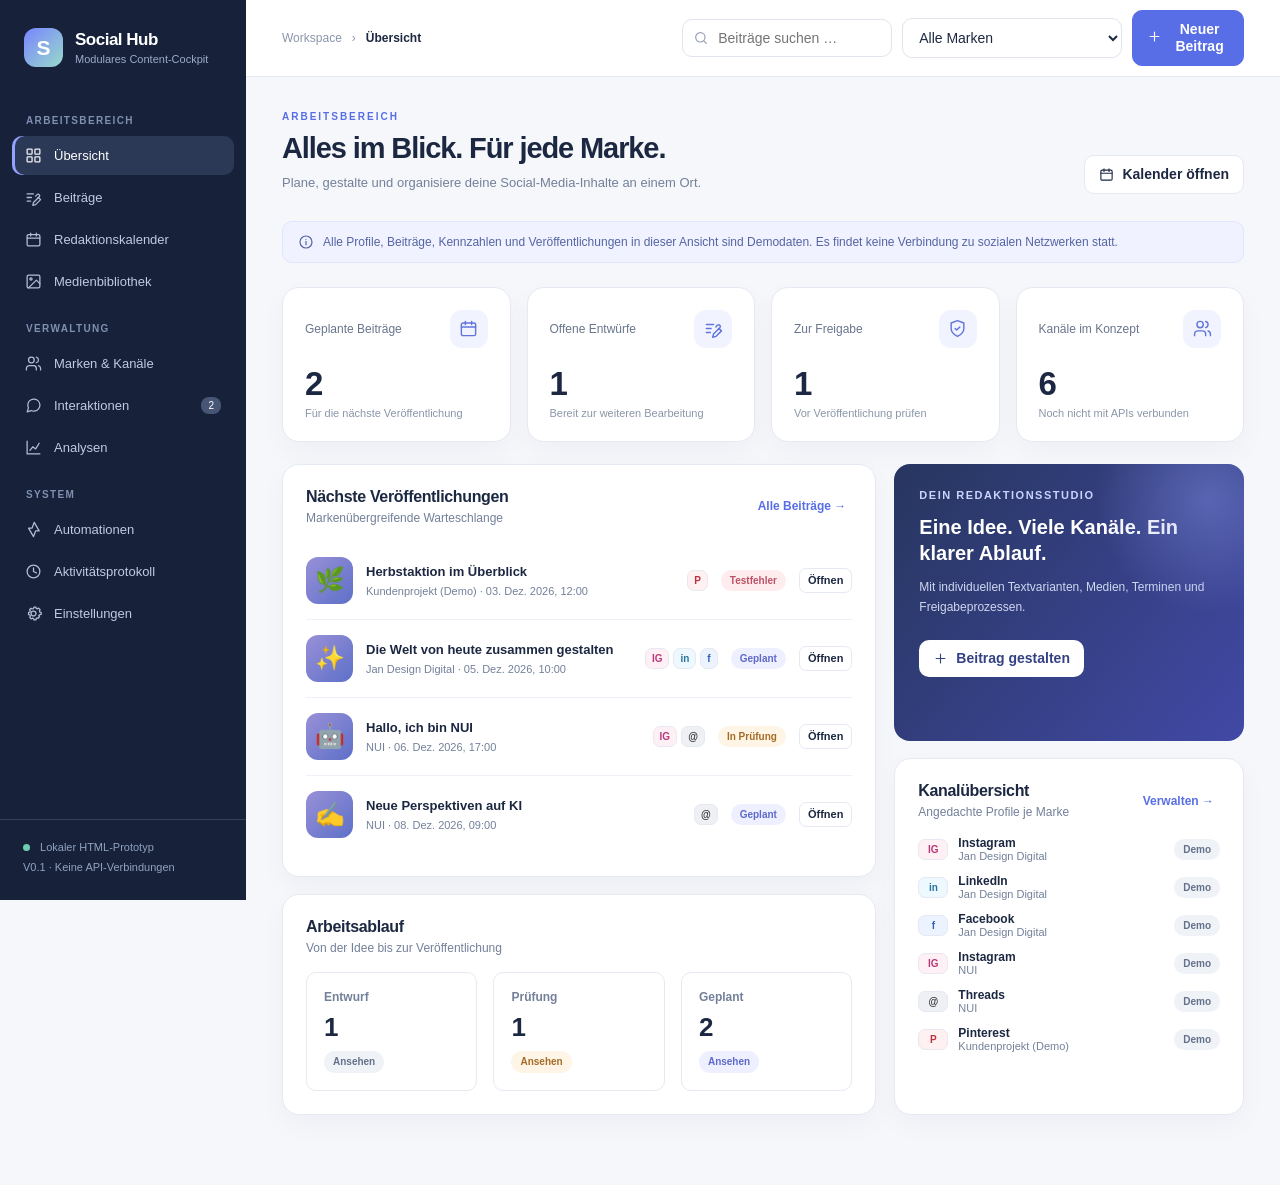
<file: versionen/v0.1/index.html>
<!doctype html>
<html lang="de">
<head>
  <meta charset="utf-8">
  <meta name="viewport" content="width=device-width, initial-scale=1">
  <meta name="color-scheme" content="light">
  <title>Social Media Hub – interaktiver WordPress-Konzeptprototyp</title>
  <style>
    :root{--nav:#17213a;--nav2:#202d48;--accent:#586ee7;--accent-soft:#ebedff;--ink:#1c2842;--muted:#738099;--line:#e5e9f2;--paper:#fff;--bg:#f5f7fb;--success:#15876e;--warn:#ad742b;--danger:#c04458;--radius:17px;--shadow:0 10px 28px rgba(23,35,66,.035);font-family:Inter,-apple-system,BlinkMacSystemFont,"Segoe UI",sans-serif}
    *{box-sizing:border-box}html,body{margin:0;min-height:100%;color:var(--ink);background:var(--bg);font-size:14px}button,input,textarea,select{font:inherit}button{cursor:pointer}button:disabled{opacity:.48;cursor:not-allowed}a{color:inherit}button:focus-visible,input:focus-visible,textarea:focus-visible,select:focus-visible{outline:3px solid #a7b2ff;outline-offset:2px}
    .app{min-height:100vh;display:grid;grid-template-columns:246px minmax(0,1fr)}.sidebar{background:var(--nav);color:#cfdaec;display:flex;flex-direction:column;min-height:100vh;position:sticky;top:0;height:100vh;z-index:20}.identity{display:flex;gap:12px;align-items:center;padding:28px 24px 22px}.brand-icon{width:39px;height:39px;display:grid;place-items:center;background:linear-gradient(135deg,#7884ff,#99daca);border-radius:12px;color:#fff;font-size:21px;font-weight:800}.identity strong{display:block;color:#fff;font-size:17px;letter-spacing:-.5px}.identity small{display:block;color:#9babc8;font-size:11px;margin-top:3px}.navwrap{overflow:auto;padding:4px 12px;flex:1}.navlabel{font-size:10px;color:#7f90b0;font-weight:800;letter-spacing:1.35px;text-transform:uppercase;margin:22px 14px 10px}.navitem{display:flex;align-items:center;gap:12px;padding:11px 13px;width:100%;border:0;border-radius:10px;background:transparent;color:#bfcbe1;text-align:left;font-size:13px;margin-bottom:3px}.navitem:hover,.navitem.active{background:#2b3957;color:#fff}.navitem.active{box-shadow:inset 3px 0 #94a1ff}.navitem svg{width:17px;height:17px;opacity:.92}.navitem .navcount{margin-left:auto;background:#485676;color:#fff;font-size:10px;border-radius:8px;padding:3px 7px}.sidefooter{padding:18px 23px 22px;border-top:1px solid #35405a;color:#91a2bf;font-size:11px;line-height:1.8}.online-dot{display:inline-block;width:7px;height:7px;background:#6dceb0;border-radius:50%;margin-right:7px}
    .main{min-width:0}.topbar{height:77px;background:#fff;border-bottom:1px solid var(--line);padding:0 36px;display:flex;justify-content:space-between;align-items:center;gap:18px;position:sticky;top:0;z-index:15}.crumb{display:flex;align-items:center;gap:10px;color:#8b96ab;font-size:12px;white-space:nowrap}.crumb strong{color:var(--ink);font-weight:700}.toptools{display:flex;align-items:center;gap:10px}.brand-select{min-width:174px;max-width:220px}.field,.select,.search{background:#fff;border:1px solid #dfe4ed;padding:10px 12px;border-radius:10px;color:var(--ink);outline:none;min-width:0}.search{padding-left:35px;width:210px}.searchbox{position:relative}.searchbox svg{position:absolute;left:11px;top:11px;color:#96a1b4;width:16px;height:16px}.select{width:100%}.btn{border:1px solid var(--line);border-radius:10px;padding:10px 14px;background:#fff;color:var(--ink);font-weight:650;display:inline-flex;gap:8px;align-items:center;justify-content:center;line-height:1.2}.btn:hover{background:#f7f8fc}.btn svg{width:15px;height:15px}.btn.primary{background:var(--accent);border-color:var(--accent);color:white}.btn.primary:hover{background:#475bd0}.btn.secondary{background:#f3f5fb}.btn.danger{color:var(--danger)}.btn.small{padding:7px 10px;font-size:12px}.btn.tiny{padding:5px 8px;font-size:11px;border-radius:7px}.btn.quiet{border-color:transparent;background:transparent;color:var(--muted)}.btn.pill{border-radius:99px}.mobilemenu{display:none}
    .content{max-width:1520px;margin:0 auto;padding:34px 36px 70px}.pagehead{display:flex;align-items:flex-end;justify-content:space-between;gap:20px;margin-bottom:27px}.eyebrow{font-size:10px;letter-spacing:2px;text-transform:uppercase;font-weight:800;color:var(--accent);margin-bottom:10px}.pagehead h1{font-size:29px;letter-spacing:-1.1px;font-weight:750;margin:0 0 8px}.subtitle{margin:0;color:var(--muted);font-size:13px;line-height:1.6}.headbuttons{display:flex;gap:9px;align-items:center}.mockbar{background:#f0f2ff;border:1px solid #e1e5ff;color:#5565a3;border-radius:10px;padding:11px 15px;margin:0 0 24px;font-size:12px;display:flex;gap:9px;align-items:center;line-height:1.5}.mockbar svg{flex:none;width:16px;height:16px}
    .grid4{display:grid;grid-template-columns:repeat(4,minmax(0,1fr));gap:16px}.grid3{display:grid;grid-template-columns:repeat(3,minmax(0,1fr));gap:16px}.two-col{display:grid;grid-template-columns:minmax(0,1.7fr) minmax(280px,1fr);gap:18px}.two-even{display:grid;grid-template-columns:repeat(2,minmax(0,1fr));gap:18px}.card{background:var(--paper);border:1px solid var(--line);border-radius:var(--radius);box-shadow:var(--shadow);min-width:0}.cardpad{padding:23px}.stat{padding:22px;min-height:144px}.stat-top{display:flex;align-items:center;justify-content:space-between;color:#68758c;font-size:12px}.stat-icon{width:38px;height:38px;background:#f1f3ff;color:#6275db;display:grid;place-items:center;border-radius:12px}.stat-icon svg{width:19px;height:19px}.stat-number{font-size:33px;letter-spacing:-1.4px;font-weight:750;margin:17px 0 4px}.stat-foot{font-size:11px;color:#8a96a8}.sectionhead{display:flex;gap:15px;align-items:center;justify-content:space-between;margin:0 0 17px}.sectionhead h2{font-size:16px;letter-spacing:-.35px;margin:0}.sectionhead p{color:var(--muted);font-size:12px;margin:5px 0 0}.sectionhead .linkbtn{border:0;background:none;color:var(--accent);font-size:12px;font-weight:750}.stack{display:grid;gap:17px}.row{display:flex;align-items:center;gap:11px}.between{justify-content:space-between}.muted{color:var(--muted)}.smalltxt{font-size:12px}.tiny{font-size:11px}.space{height:22px}.divider{border:0;border-top:1px solid var(--line);margin:17px 0}.pill{font-size:10px;padding:5px 9px;border-radius:30px;background:#edf1f8;color:#64718a;font-weight:750;white-space:nowrap}.pill.draft{background:#eff2f7;color:#64718a}.pill.scheduled{background:#eef0ff;color:#5e69c9}.pill.review{background:#fff5e6;color:#a46b26}.pill.published{background:#e9f8f2;color:#18816a}.pill.failed{background:#ffecef;color:#bb5264}.pill.paused{background:#f5eee8;color:#9a735e}
    .item{display:flex;align-items:center;gap:13px;padding:15px 0;border-bottom:1px solid #edf0f6;min-width:0}.item:last-child{border-bottom:0}.mini-cover{width:47px;height:47px;flex:none;border-radius:12px;display:grid;place-items:center;color:white;font-size:24px;background:linear-gradient(135deg,#9990d8,#5d70c8)}.itemmain{min-width:0;flex:1}.itemtitle{font-weight:760;font-size:13px;white-space:nowrap;overflow:hidden;text-overflow:ellipsis}.itemsub{font-size:11px;color:var(--muted);margin-top:6px;white-space:nowrap;overflow:hidden;text-overflow:ellipsis}.platformset{display:flex;gap:4px;flex-wrap:wrap;align-items:center}.platform-dot{border-radius:7px;background:#f0f2f8;border:1px solid #e5e9f2;font-size:10px;font-weight:850;padding:4px 6px;color:#52617a}.platform-dot.instagram{background:#fff0f6;color:#b63879}.platform-dot.facebook{background:#ecf3ff;color:#2e63b5}.platform-dot.linkedin{background:#edf8ff;color:#27759a}.platform-dot.threads{background:#eef0f3;color:#333}.platform-dot.bluesky{background:#eaf6ff;color:#187ec6}.platform-dot.tiktok{background:#e7f7f7;color:#185f66}.platform-dot.pinterest{background:#fff0f1;color:#ba3341}.platform-dot.youtube{background:#fff0ef;color:#b6342e}.platform-dot.mastodon{background:#f2eeff;color:#6751bd}
    .quick{background:linear-gradient(130deg,#27365f,#4149a5);border-radius:16px;padding:25px;color:#fff;min-height:210px;position:relative;overflow:hidden}.quick:after{content:"";position:absolute;right:-80px;top:-80px;width:230px;height:230px;background:radial-gradient(circle,#8d9af166,transparent 70%)}.quick h2{font-size:20px;max-width:280px;line-height:1.3;margin:13px 0 10px}.quick p{max-width:290px;font-size:12px;color:#d0d7ef;line-height:1.65}.quick .btn{margin-top:11px;background:#fff;color:#344283;border:0;position:relative;z-index:1}.health{display:grid;gap:12px}.healthrow{display:flex;align-items:center;justify-content:space-between;gap:9px}.healthlabel{display:flex;align-items:center;gap:10px;font-size:12px}.healthlabel .platform-dot{width:30px;text-align:center}.dot{width:7px;height:7px;border-radius:50%;background:#2fbb8a;display:inline-block}.dot.grey{background:#c5ccda}.dot.warn{background:#e7a24d}.bottommargin{margin-bottom:22px}
    .filters{display:flex;align-items:center;gap:8px;flex-wrap:wrap;margin-bottom:18px}.filter{border:1px solid var(--line);background:#fff;padding:9px 13px;border-radius:9px;font-size:12px;color:#69748b}.filter.active{border-color:#cdd3ff;background:#edeeff;color:#5363ca;font-weight:750}.filter .count{margin-left:5px;opacity:.68}.postgrid{display:grid;grid-template-columns:repeat(2,minmax(0,1fr));gap:15px}.postcard{padding:18px}.postcard-top{display:flex;gap:13px}.postcard h3{font-size:14px;line-height:1.35;margin:1px 0 7px}.posttext{font-size:12px;line-height:1.6;color:#66738a;min-height:50px;white-space:pre-line;overflow:hidden;display:-webkit-box;-webkit-line-clamp:2;-webkit-box-orient:vertical}.postcard-bottom{display:flex;align-items:center;gap:8px;justify-content:space-between;flex-wrap:wrap;padding-top:15px;margin-top:15px;border-top:1px solid var(--line)}.postactions{display:flex;gap:7px}.postthumb{width:73px;height:75px;flex:none;border-radius:13px;display:grid;place-items:center;background:linear-gradient(135deg,#e2edff,#e9e2fa);font-size:32px}
    .calendar{padding:20px}.calhead{display:flex;justify-content:space-between;align-items:center;margin-bottom:20px}.calhead h2{font-size:17px;margin:0}.calnav{display:flex;align-items:center;gap:7px}.calgrid{display:grid;grid-template-columns:repeat(7,minmax(0,1fr));gap:6px}.weekday{font-size:10px;letter-spacing:.8px;text-transform:uppercase;text-align:center;color:#95a0b4;font-weight:800;padding:8px 0}.day{border:1px solid #e8ebf2;background:#fff;border-radius:10px;min-height:112px;padding:10px;display:flex;flex-direction:column;align-items:stretch;gap:6px;text-align:left;overflow:hidden}.day:hover{border-color:#aeb9ef;background:#f8f9ff}.day.outside{opacity:.4}.day.today{background:#f3f5ff;border-color:#b1b9ff}.daynum{font-size:12px;font-weight:750}.eventchip{font-size:10px;white-space:nowrap;text-overflow:ellipsis;overflow:hidden;background:#eef0ff;color:#5261a5;border-radius:5px;padding:5px 6px}.eventchip.review{background:#fff4e6;color:#91602c}.eventchip.failed{background:#ffeced;color:#a8505c}.calendarlegend{display:flex;gap:16px;flex-wrap:wrap;color:var(--muted);font-size:11px;margin-top:18px}
    .brandgrid{display:grid;grid-template-columns:repeat(3,minmax(0,1fr));gap:16px}.brandcard{padding:22px}.brandstamp{width:45px;height:45px;border-radius:13px;display:grid;place-items:center;font-size:19px;font-weight:800;color:white}.brandcard h3{font-size:16px;margin:15px 0 6px}.brandcard p{font-size:12px;color:var(--muted);margin:0 0 17px}.brandcard-foot{display:flex;justify-content:space-between;align-items:center;border-top:1px solid var(--line);padding-top:15px}.channelgrid{display:grid;grid-template-columns:repeat(3,minmax(0,1fr));gap:14px}.channel{padding:17px}.channelhead{display:flex;align-items:center;gap:10px}.channelicon{height:40px;width:40px;border-radius:11px;display:grid;place-items:center;font-weight:800;font-size:13px;background:#f2f4fa}.channelhandle{font-size:12px;color:var(--muted);margin-top:5px}.channelbottom{display:flex;justify-content:space-between;align-items:center;margin-top:18px;padding-top:14px;border-top:1px solid var(--line)}
    .mediagrid{display:grid;grid-template-columns:repeat(4,minmax(0,1fr));gap:16px}.media-item{padding:10px;overflow:hidden}.media-visual{aspect-ratio:1.25;border-radius:11px;display:grid;place-items:center;font-size:52px;background:linear-gradient(135deg,#d8e8f8,#e6dff4)}.media-info{padding:12px 4px 5px}.media-info h3{font-size:12px;margin:0 0 5px;white-space:nowrap;overflow:hidden;text-overflow:ellipsis}.media-info p{color:var(--muted);margin:0;font-size:11px}.media-foot{display:flex;justify-content:space-between;align-items:center;padding-top:10px}
    .inboxitem{display:flex;align-items:flex-start;gap:15px;padding:19px 0;border-bottom:1px solid var(--line)}.inboxitem:last-child{border:0}.avatar{width:39px;height:39px;border-radius:13px;background:#eaf1fb;color:#637aa2;display:grid;place-items:center;font-weight:850;flex:none}.inbox-content{flex:1;min-width:0}.inbox-content h3{margin:0 0 6px;font-size:13px}.inbox-content p{line-height:1.6;margin:0 0 9px;color:#68758b;font-size:12px}
    .chart{display:flex;align-items:end;gap:14px;height:180px;margin-top:23px;padding:0 5px 21px;border-bottom:1px solid var(--line)}.barwrap{flex:1;height:100%;display:flex;flex-direction:column;justify-content:end;align-items:center;position:relative}.bar{background:linear-gradient(180deg,#8393ef,#566ddf);width:48%;max-width:32px;border-radius:7px 7px 2px 2px;min-height:6px}.barwrap label{position:absolute;top:100%;font-size:10px;color:var(--muted);margin-top:8px}.insight{padding:17px 0;display:flex;align-items:center;justify-content:space-between;border-bottom:1px solid var(--line)}.insight:last-child{border:0}
    .rule{display:flex;align-items:center;justify-content:space-between;gap:15px;padding:20px 0;border-bottom:1px solid var(--line)}.rule:last-child{border:0}.switch{position:relative;display:inline-flex;align-items:center;cursor:pointer}.switch input{position:absolute;opacity:0;width:1px;height:1px}.switch span{display:block;width:42px;height:24px;background:#d2d9e6;border-radius:50px;position:relative;transition:.15s}.switch span:after{content:"";position:absolute;width:18px;height:18px;border-radius:50%;background:white;top:3px;left:3px;transition:.15s;box-shadow:0 1px 3px #0002}.switch input:checked+span{background:#6377df}.switch input:checked+span:after{transform:translateX(18px)}.switch input:focus-visible+span{outline:3px solid #a7b2ff;outline-offset:2px}
    .activity{border-left:2px solid #dfe3ff;margin-left:8px;padding:0 0 20px 24px;position:relative}.activity:before{content:"";position:absolute;top:2px;left:-6px;width:10px;height:10px;background:#8b98ed;border:2px solid #fff;border-radius:50%}.activity h3{margin:0 0 6px;font-size:13px}.activity p{font-size:12px;color:#6b7990;margin:0 0 5px}.activity time{font-size:10px;color:#97a2b3}.empty{padding:50px 25px;text-align:center;color:var(--muted);background:#fff;border:1px dashed #d9dfed;border-radius:14px}.empty .emptyicon{font-size:38px;margin-bottom:10px}.empty strong{display:block;color:var(--ink);font-size:15px;margin-bottom:8px}
    .overlay{position:fixed;inset:0;background:#111a2c99;z-index:100;display:flex;align-items:center;justify-content:center;padding:18px;overflow:auto}.modal{width:min(94vw,660px);background:#fff;border-radius:18px;box-shadow:0 25px 90px #0a14384d;max-height:min(94vh,1040px);display:flex;flex-direction:column;overflow:hidden}.modal.wide{width:min(96vw,1090px)}.modalhead{display:flex;justify-content:space-between;gap:16px;align-items:center;padding:20px 24px;border-bottom:1px solid var(--line)}.modalhead h2{font-size:18px;margin:0 0 4px;letter-spacing:-.35px}.modalhead p{font-size:12px;color:var(--muted);margin:0}.closex{width:31px;height:31px;border:1px solid var(--line);border-radius:9px;background:#fff;color:#69758c;font-size:20px}.modalbody{overflow:auto;padding:23px 24px}.modalfoot{padding:16px 24px;border-top:1px solid var(--line);display:flex;flex-wrap:wrap;align-items:center;gap:9px;justify-content:flex-end}.formgrid{display:grid;grid-template-columns:1fr 1fr;gap:16px}.formgroup{display:flex;flex-direction:column;gap:7px;min-width:0}.formgroup label{font-size:11px;color:#5a6980;font-weight:760}.formgroup input,.formgroup textarea,.formgroup select{width:100%;border:1px solid #dce2ec;border-radius:10px;background:#fff;color:var(--ink);padding:10px 11px;outline:none}.formgroup textarea{min-height:130px;resize:vertical;line-height:1.6}.formgroup .hint{font-size:11px;color:var(--muted);line-height:1.5}.full{grid-column:1/-1}.composer-grid{display:grid;grid-template-columns:minmax(0,1.15fr) minmax(285px,.85fr);gap:25px}.targetlist{display:flex;flex-wrap:wrap;gap:8px;margin-top:8px}.target-chip{display:inline-flex;gap:7px;align-items:center;padding:8px 10px;border-radius:8px;border:1px solid #dfe4ee;background:#fff;font-size:12px;cursor:pointer}.target-chip:has(input:checked){background:#f0f1ff;border-color:#9da8f8}.target-chip input{accent-color:var(--accent)}.preview{background:#f6f8fc;padding:18px;border:1px solid var(--line);border-radius:14px}.previewbar{display:flex;align-items:center;gap:8px;margin-bottom:14px;justify-content:space-between}.previewphone{max-width:350px;background:white;border:1px solid #e3e7ee;border-radius:17px;margin:auto;overflow:hidden;box-shadow:0 10px 25px #1c28500b}.previewtop{padding:14px;display:flex;gap:9px;align-items:center;font-weight:760;font-size:12px}.previewart{aspect-ratio:1.18;display:grid;place-items:center;font-size:63px;background:linear-gradient(135deg,#c8d7f7,#e9dbe9)}.previewtext{padding:14px;font-size:12px;line-height:1.6;white-space:pre-wrap;overflow-wrap:anywhere;max-height:200px;overflow:auto}.previewbottom{border-top:1px solid var(--line);padding:11px 14px;font-size:11px;color:var(--muted)}.overrides{background:#f8f9fd;border-radius:12px;padding:14px;margin-top:14px}.override-row{margin-top:10px}.override-row textarea{min-height:77px}.note{border-left:3px solid #98a7ef;background:#f5f7ff;border-radius:7px;padding:11px 14px;color:#5d6895;font-size:11px;line-height:1.6}.toast{position:fixed;bottom:23px;right:23px;z-index:150;background:#202d48;color:#fff;border-radius:12px;padding:13px 18px;box-shadow:0 12px 35px #10172940;font-size:12px;max-width:390px}.settings-list .item{align-items:flex-start}.settings-list strong{display:block;margin-bottom:6px}.code{font:12px ui-monospace,SFMono-Regular,Consolas,monospace;background:#f4f6fb;border:1px solid #e5e8f0;padding:13px;border-radius:9px;white-space:pre-wrap;color:#4d5f7e}.mobile-shade{display:none}
    @media(max-width:1250px){.grid4{grid-template-columns:repeat(2,1fr)}.brandgrid,.channelgrid{grid-template-columns:repeat(2,minmax(0,1fr))}.mediagrid{grid-template-columns:repeat(3,1fr)}.search{width:145px}}@media(max-width:1020px){.app{grid-template-columns:210px minmax(0,1fr)}.topbar{padding:0 20px}.content{padding:26px 20px 60px}.two-col{grid-template-columns:1fr}.postgrid{grid-template-columns:1fr}.day{min-height:90px}.sidebar{width:210px}}@media(max-width:760px){.app{display:block}.sidebar{position:fixed;left:0;transform:translateX(-105%);transition:.2s;width:255px}.sidebar.open{transform:translateX(0)}.mobile-shade.visible{display:block;position:fixed;inset:0;background:#111a2c88;z-index:19}.mobilemenu{display:inline-flex}.topbar{height:65px;gap:8px}.crumb{display:none}.toptools{flex:1;justify-content:space-between}.toptools .searchbox{display:none}.toptools .brand-select{max-width:180px;min-width:110px}.toptools .btn.primary{font-size:0;padding:10px}.toptools .btn.primary svg{width:18px;height:18px}.pagehead{align-items:flex-start;flex-direction:column}.grid4,.grid3,.two-even,.brandgrid,.channelgrid,.mediagrid{grid-template-columns:repeat(2,minmax(0,1fr))}.composer-grid{grid-template-columns:1fr}.calgrid{gap:3px}.day{padding:5px;min-height:74px;border-radius:6px}.eventchip{font-size:8px;padding:3px}.daynum{font-size:10px}.weekday{font-size:8px}.modalbody{padding:16px}.modalhead{padding:17px}.modalfoot{padding:12px}.formgrid{gap:11px}}@media(max-width:450px){.grid4,.grid3,.two-even,.brandgrid,.channelgrid,.mediagrid{grid-template-columns:1fr}.content{padding:24px 13px 55px}.topbar{padding:0 12px}.cardpad{padding:17px}.calendar{padding:9px}.calhead{padding:9px 4px}.day{min-height:63px}.eventchip{font-size:0;height:6px;padding:0}.headbuttons{flex-wrap:wrap}.modal{width:100%}.formgrid{grid-template-columns:1fr}.full{grid-column:auto}.item .platformset{display:none}}
  </style>
</head>
<body>
  <div class="app">
    <aside class="sidebar" id="sidebar"><div class="identity"><div class="brand-icon">S</div><div><strong>Social Hub</strong><small>Modulares Content-Cockpit</small></div></div><nav class="navwrap" id="navigation" aria-label="Hauptnavigation"></nav><div class="sidefooter"><span class="online-dot"></span> Lokaler HTML-Prototyp<br>V0.1 · Keine API-Verbindungen</div></aside>
    <div class="mobile-shade" id="mobile-shade" data-action="mobile-close"></div>
    <div class="main"><header class="topbar"><button class="btn quiet mobilemenu" data-action="mobile-toggle" aria-label="Menü öffnen">☰</button><div class="crumb">Workspace <span>›</span> <strong id="crumb-label">Übersicht</strong></div><div class="toptools"><div class="searchbox"><span id="search-icon"></span><input id="global-search" class="search" placeholder="Beiträge suchen …" aria-label="Beiträge suchen"></div><select class="select brand-select" id="brand-filter" aria-label="Markenfilter"></select><button class="btn primary" data-action="new-post"><span id="plus-icon"></span> Neuer Beitrag</button></div></header><main class="content" id="page"></main></div>
  </div>
  <div id="modal-root"></div><div id="toast" role="status" aria-live="polite"></div>
  <input type="file" id="media-upload" multiple accept="image/*,video/*" hidden>
  <script>
  (() => {
    'use strict';
    // ERWEITERUNGSPUNKTE: Nav-/View-Registry, Plattform-Registry, normalisierte Datensätze.
    // Die Demo-Repository-Schicht wird später durch WordPress-REST-Endpunkte ersetzt.
    const STORAGE_KEY = 'social-hub-concept-v1';
    const ICONS = {
      dashboard:'<rect x="3" y="3" width="7" height="7" rx="1"/><rect x="14" y="3" width="7" height="7" rx="1"/><rect x="3" y="14" width="7" height="7" rx="1"/><rect x="14" y="14" width="7" height="7" rx="1"/>',
      pen:'<path d="m12 19 7-7 3 3-7 7-4 1 1-4Z"/><path d="m18 13 2-2a2.12 2.12 0 0 0-3-3l-2 2"/><path d="M3 7h9M3 12h6M3 17h5"/>',
      calendar:'<rect x="3" y="5" width="18" height="16" rx="2"/><path d="M16 3v4M8 3v4M3 10h18"/>',
      image:'<rect x="3" y="3" width="18" height="18" rx="2"/><circle cx="8.5" cy="8.5" r="1.5"/><path d="m21 15-5-5L5 21"/>',
      users:'<path d="M16 21v-2a4 4 0 0 0-4-4H6a4 4 0 0 0-4 4v2"/><circle cx="9" cy="7" r="4"/><path d="M22 21v-2a4 4 0 0 0-3-3.87M16 3.13a4 4 0 0 1 0 7.75"/>',
      message:'<path d="M21 11.5a8.38 8.38 0 0 1-.9 3.8 8.5 8.5 0 0 1-7.6 4.7 8.38 8.38 0 0 1-3.8-.9L3 21l1.9-5.7a8.38 8.38 0 0 1-.9-3.8 8.5 8.5 0 0 1 4.7-7.6 8.38 8.38 0 0 1 3.8-.9h.5a8.48 8.48 0 0 1 8 8v.5z"/>',
      chart:'<path d="M3 3v18h18M7 16l4-5 4 3 5-8"/>',
      zap:'<path d="m13 2-3 8H5l7 12 3-8h5L13 2Z"/>',
      clock:'<circle cx="12" cy="12" r="9"/><path d="M12 7v5l4 2"/>',
      settings:'<path d="M12 15.5a3.5 3.5 0 1 0 0-7 3.5 3.5 0 0 0 0 7Z"/><path d="m19.4 15 1.2.9-1.5 2.6-1.5-.4a8 8 0 0 1-1.8 1L15.5 21h-3l-.3-1.9a8 8 0 0 1-2-.5l-1.5 1-2.1-2.1 1-1.5a8 8 0 0 1-.5-2L5 13.5v-3l1.9-.3a8 8 0 0 1 .5-2l-1-1.5 2.1-2.1 1.5 1a8 8 0 0 1 2-.5L12.5 3h3l.3 1.9a8 8 0 0 1 2 .5l1.5-1 2.1 2.1-1 1.5a8 8 0 0 1 .5 2l1.9.3v3l-1.9.3a8 8 0 0 1-1.5 1.4Z"/>',
      plus:'<path d="M12 5v14M5 12h14"/>',search:'<circle cx="11" cy="11" r="7"/><path d="m20 20-4-4"/>',arrow:'<path d="M5 12h14M13 6l6 6-6 6"/>',check:'<path d="m5 12 4 4L19 6"/>',filter:'<path d="M4 7h16M7 12h10M10 17h4"/>',chevron:'<path d="m9 18 6-6-6-6"/>',info:'<circle cx="12" cy="12" r="9"/><path d="M12 11v5M12 8h.01"/>',download:'<path d="M12 3v12m-5-5 5 5 5-5M5 19h14"/>',upload:'<path d="M12 16V4m-5 5 5-5 5 5M4 20h16"/>',copy:'<rect x="8" y="8" width="12" height="12" rx="2"/><path d="M16 8V5a2 2 0 0 0-2-2H5a2 2 0 0 0-2 2v9a2 2 0 0 0 2 2h3"/>',trash:'<path d="M3 6h18M8 6V4h8v2M6 6l1 15h10l1-15M10 10v7M14 10v7"/>',shield:'<path d="M12 22s8-4 8-10V5l-8-3-8 3v7c0 6 8 10 8 10Z"/><path d="m9 12 2 2 4-4"/>'
    };
    const ico=(name)=>`<svg viewBox="0 0 24 24" fill="none" stroke="currentColor" stroke-width="1.8" stroke-linecap="round" stroke-linejoin="round" aria-hidden="true">${ICONS[name]||ICONS.info}</svg>`;
    const esc=(v)=>String(v??'').replace(/[&<>"']/g,c=>({'&':'&amp;','<':'&lt;','>':'&gt;','"':'&quot;',"'":'&#39;'}[c]));
    const uid=(prefix='id')=>`${prefix}_${(globalThis.crypto?.randomUUID?.()||`${Date.now()}_${Math.random().toString(36).slice(2,9)}`)}`;
    const now=()=>new Date();
    const dateAt=(addDays,hour=11)=>{let d=now();d.setDate(d.getDate()+addDays);d.setHours(hour,0,0,0);return new Date(d).toISOString()};
    const localDateInput=(iso)=>{let d=new Date(iso||Date.now());let pad=n=>String(n).padStart(2,'0');return `${d.getFullYear()}-${pad(d.getMonth()+1)}-${pad(d.getDate())}T${pad(d.getHours())}:${pad(d.getMinutes())}`};
    const displayDate=(iso,withTime=true)=>{if(!iso)return'Noch nicht terminiert';let d=new Date(iso);return isNaN(d)?'–':new Intl.DateTimeFormat('de-DE',{day:'2-digit',month:'short',year:'numeric',...(withTime?{hour:'2-digit',minute:'2-digit'}:{})}).format(d)};
    const dateKey=(iso)=>{let d=new Date(iso);if(isNaN(d))return '';return `${d.getFullYear()}-${String(d.getMonth()+1).padStart(2,'0')}-${String(d.getDate()).padStart(2,'0')}`};
    const PLATFORM={instagram:{label:'Instagram',short:'IG',type:'Bild · Reel · Karussell',limit:2200},facebook:{label:'Facebook',short:'f',type:'Text · Bild · Video',limit:5000},linkedin:{label:'LinkedIn',short:'in',type:'Text · Bild · Video',limit:3000},threads:{label:'Threads',short:'@',type:'Text · Bild',limit:500},bluesky:{label:'Bluesky',short:'BS',type:'Text · Bild',limit:300},tiktok:{label:'TikTok',short:'♪',type:'Video · Foto',limit:2200},pinterest:{label:'Pinterest',short:'P',type:'Pin · Video',limit:500},youtube:{label:'YouTube',short:'▶',type:'Video · Short',limit:5000},mastodon:{label:'Mastodon',short:'M',type:'Text · Bild',limit:500}};
    // Registrierbare Bereiche: die View-Funktion kann später als Modul aus einer externen Datei kommen.
    const NAV=[{group:'Arbeitsbereich',items:[['dashboard','Übersicht','dashboard'],['posts','Beiträge','pen'],['calendar','Redaktionskalender','calendar'],['media','Medienbibliothek','image']]},{group:'Verwaltung',items:[['brands','Marken & Kanäle','users'],['inbox','Interaktionen','message'],['analytics','Analysen','chart']]},{group:'System',items:[['automations','Automationen','zap'],['activity','Aktivitätsprotokoll','clock'],['settings','Einstellungen','settings']]}];
    const VIEWS={};const registerView=(id,fn)=>VIEWS[id]=fn;
    const template=()=>({schemaVersion:1,brands:[{id:'jan',name:'Jan Design Digital',slug:'jan-design-digital',color:'#687be5',description:'Personenmarke · Gestaltung und Digitalität'},{id:'nui',name:'NUI',slug:'nui',color:'#3aaf9b',description:'Digitalbegleiter · neue Perspektiven'},{id:'demo',name:'Kundenprojekt (Demo)',slug:'kunde-demo',color:'#ba86c3',description:'Beispiel für einen getrennten Kundenbereich'}],accounts:[{id:'a1',brandId:'jan',platform:'instagram',handle:'@jan.design.digital',status:'demo'},{id:'a2',brandId:'jan',platform:'linkedin',handle:'Profil / Unternehmen (Demo)',status:'demo'},{id:'a3',brandId:'jan',platform:'facebook',handle:'Facebook-Seite (Demo)',status:'demo'},{id:'a4',brandId:'nui',platform:'instagram',handle:'@nui.digital',status:'demo'},{id:'a5',brandId:'nui',platform:'threads',handle:'Threads-Konto (Demo)',status:'demo'},{id:'a6',brandId:'demo',platform:'pinterest',handle:'Pinterest (Demo)',status:'demo'}],posts:[
      {id:'p1',brandId:'jan',title:'Die Welt von heute zusammen gestalten',text:'Gestaltung beginnt mit einer Frage: Was können wir heute sinnvoll verändern? 🌱\n\nDesign, Technik und menschlicher Blick gehören zusammen.',type:'image',mediaId:'m1',status:'scheduled',targets:['a1','a2','a3'],overrides:{a2:'Die Welt von heute zusammen gestalten. Warum fachliches Gestaltungsurteil im digitalen Wandel wichtiger wird.'},scheduledAt:dateAt(1,10),createdAt:dateAt(-2),approval:'approved'},
      {id:'p2',brandId:'nui',title:'Hallo, ich bin NUI',text:'Hallo! 👋 Ich bin NUI – dein digitaler Begleiter. Gemeinsam entdecken wir neue digitale Möglichkeiten.',type:'image',mediaId:'m2',status:'review',targets:['a4','a5'],overrides:{},scheduledAt:dateAt(2,17),createdAt:dateAt(-1),approval:'pending'},
      {id:'p3',brandId:'jan',title:'Digitaler Tipp: Zugangssicherheit',text:'Passkeys und Zwei-Faktor-Authentifizierung können den digitalen Alltag deutlich sicherer machen. Hier sind drei Einstiegsschritte.',type:'carousel',mediaId:'m3',status:'draft',targets:['a1','a3'],overrides:{},scheduledAt:null,createdAt:dateAt(-1),approval:'none'},
      {id:'p4',brandId:'nui',title:'Neue Perspektiven auf KI',text:'KI kann Routine übernehmen. Aber wer entscheidet, was sinnvoll ist? Wir Menschen.',type:'text',mediaId:null,status:'scheduled',targets:['a5'],overrides:{},scheduledAt:dateAt(4,9),createdAt:dateAt(-3),approval:'approved'},
      {id:'p5',brandId:'jan',title:'Ein Blick hinter die Gestaltung',text:'Ein kleiner Einblick in den kreativen Prozess: von der Beobachtung bis zur klaren Idee.',type:'image',mediaId:'m4',status:'published',targets:['a1','a2'],overrides:{},scheduledAt:dateAt(-2,13),createdAt:dateAt(-4),approval:'approved'},
      {id:'p6',brandId:'demo',title:'Herbstaktion im Überblick',text:'Unsere Aktion im Herbst: Entdecken, erleben, mitmachen.',type:'image',mediaId:'m5',status:'failed',targets:['a6'],overrides:{},scheduledAt:dateAt(-1,12),createdAt:dateAt(-5),approval:'approved'}
    ],media:[{id:'m1',name:'Leitidee – Bildmotiv',kind:'image',emoji:'✨',brandId:'jan'},{id:'m2',name:'NUI Vorstellung',kind:'image',emoji:'🤖',brandId:'nui'},{id:'m3',name:'Sicherheit – Carousel',kind:'image',emoji:'🔐',brandId:'jan'},{id:'m4',name:'Einblicke in den Prozess',kind:'image',emoji:'🎨',brandId:'jan'},{id:'m5',name:'Natur und Region',kind:'image',emoji:'🌿',brandId:'demo'},{id:'m6',name:'Video-Szene (Demo)',kind:'video',emoji:'🎬',brandId:'jan'}],inbox:[{id:'i1',accountId:'a1',author:'Anna Beispiel',text:'Wie kann ich mich zu diesem Thema beraten lassen?',date:dateAt(-1),resolved:false,type:'Kommentar'},{id:'i2',accountId:'a4',author:'Digitalfan',text:'Was ist NUI und wann gibt es mehr dazu?',date:dateAt(-2),resolved:false,type:'Kommentar'},{id:'i3',accountId:'a3',author:'Max Mustermann',text:'Danke für die hilfreichen Informationen!',date:dateAt(-3),resolved:true,type:'Kommentar'}],rules:[{id:'r1',name:'Beitragsfreigabe vor Veröffentlichung',detail:'Status „In Prüfung“ bleibt bis zur Freigabe gesperrt.',enabled:true},{id:'r2',name:'Erinnerung bei offenen Entwürfen',detail:'Konzeptionell: täglicher Hinweis auf liegengebliebene Entwürfe.',enabled:false},{id:'r3',name:'Fehlgeschlagene Zustellungen protokollieren',detail:'Geplante Integration: Fehler, Kanal und erneuter Versuch.',enabled:true}],activity:[{id:'ev1',title:'Demodaten initialisiert',detail:'Alle Kanäle und Statistiken sind Beispieldaten.',at:new Date().toISOString()}]});
    let state;try{const raw=localStorage.getItem(STORAGE_KEY);const parsed=raw?JSON.parse(raw):null;state=parsed&&parsed.schemaVersion===1&&Array.isArray(parsed.brands)&&Array.isArray(parsed.posts)?parsed:template()}catch{state=template()}
    let currentView='dashboard',brandFilter='all',postFilter='all',search='',calendarMonth=new Date(new Date().getFullYear(),new Date().getMonth(),1),modal=null,draftEdit=null,selectedPreview=null,toastTimer=null;
    let storageWarningShown=false;
    const persist=()=>{try{localStorage.setItem(STORAGE_KEY,JSON.stringify(state))}catch(e){if(!storageWarningShown){storageWarningShown=true;toast('Browserspeicher nicht verfügbar. Änderungen bleiben nur während dieser Sitzung erhalten.')}}};
    const emit=(title,detail)=>{state.activity.unshift({id:uid('ev'),title,detail,at:new Date().toISOString()});state.activity=state.activity.slice(0,100);persist()};
    const toast=(message)=>{const el=document.getElementById('toast');el.innerHTML=`<div class="toast">${esc(message)}</div>`;clearTimeout(toastTimer);toastTimer=setTimeout(()=>el.innerHTML='',4300)};
    const brandName=(id)=>state.brands.find(b=>b.id===id)?.name||'Unbekannte Marke';
    const account=(id)=>state.accounts.find(a=>a.id===id);
    const platformBadge=(p)=>`<span class="platform-dot ${esc(p)}" title="${esc(PLATFORM[p]?.label||p)}">${esc(PLATFORM[p]?.short||p)}</span>`;
    const accountBadges=(post)=>`<div class="platformset">${(post.targets||[]).map(id=>account(id)).filter(Boolean).map(a=>platformBadge(a.platform)).join('')}</div>`;
    const mediaById=(id)=>state.media.find(m=>m.id===id);
    const postEmoji=(post)=>mediaById(post.mediaId)?.emoji||({text:'✍️',video:'🎬',carousel:'🖼️'}[post.type]||'📝');
    const statuses={draft:'Entwurf',scheduled:'Geplant',review:'In Prüfung',published:'Demo: veröffentlicht',failed:'Testfehler',paused:'Pausiert'};
    const statusBadge=(p)=>`<span class="pill ${esc(p.status)}">${esc(statuses[p.status]||p.status)}</span>`;
    const filteredPosts=()=>state.posts.filter(p=>(brandFilter==='all'||p.brandId===brandFilter)&&(!search||`${p.title} ${p.text} ${brandName(p.brandId)}`.toLocaleLowerCase('de').includes(search.toLocaleLowerCase('de'))));
    const filteredAccounts=()=>state.accounts.filter(a=>brandFilter==='all'||a.brandId===brandFilter);
    const filteredMedia=()=>state.media.filter(m=>brandFilter==='all'||m.brandId===brandFilter);
    const filterByBrand=arr=>arr.filter(x=>brandFilter==='all'||x.brandId===brandFilter);
    const head=(eyebrow,title,description,right='')=>`<div class="pagehead"><div><div class="eyebrow">${esc(eyebrow)}</div><h1>${esc(title)}</h1><p class="subtitle">${esc(description)}</p></div>${right?`<div class="headbuttons">${right}</div>`:''}</div>`;
    const demoNote=(text='Alle Profile, Beiträge, Kennzahlen und Veröffentlichungen in dieser Ansicht sind Demodaten. Es findet keine Verbindung zu sozialen Netzwerken statt.')=>`<div class="mockbar">${ico('info')}<span>${esc(text)}</span></div>`;
    const empty=(title,body)=>`<div class="empty"><div class="emptyicon">◌</div><strong>${esc(title)}</strong><span>${esc(body)}</span></div>`;
    const postLine=(p)=>`<div class="item"><div class="mini-cover">${postEmoji(p)}</div><div class="itemmain"><div class="itemtitle">${esc(p.title)}</div><div class="itemsub">${esc(brandName(p.brandId))} · ${esc(displayDate(p.scheduledAt))}</div></div>${accountBadges(p)}${statusBadge(p)}<button class="btn tiny" data-action="edit-post" data-id="${esc(p.id)}">Öffnen</button></div>`;
    const metaStat=(label,value,icon,foot)=>`<div class="card stat"><div class="stat-top"><span>${esc(label)}</span><div class="stat-icon">${ico(icon)}</div></div><div class="stat-number">${value}</div><div class="stat-foot">${esc(foot)}</div></div>`;
    function dashboard(){const posts=filteredPosts(),accts=filteredAccounts(),queue=posts.filter(p=>['scheduled','review','failed'].includes(p.status)).sort((a,b)=>new Date(a.scheduledAt||0)-new Date(b.scheduledAt||0));return head('Arbeitsbereich','Alles im Blick. Für jede Marke.','Plane, gestalte und organisiere deine Social-Media-Inhalte an einem Ort.',`<button class="btn" data-action="go" data-id="calendar">${ico('calendar')} Kalender öffnen</button>`)+demoNote()+`<div class="grid4 bottommargin">${metaStat('Geplante Beiträge',posts.filter(p=>p.status==='scheduled').length,'calendar','Für die nächste Veröffentlichung')}${metaStat('Offene Entwürfe',posts.filter(p=>p.status==='draft').length,'pen','Bereit zur weiteren Bearbeitung')}${metaStat('Zur Freigabe',posts.filter(p=>p.status==='review').length,'shield','Vor Veröffentlichung prüfen')}${metaStat('Kanäle im Konzept',accts.length,'users','Noch nicht mit APIs verbunden')}</div><div class="two-col"><div class="stack"><section class="card cardpad"><div class="sectionhead"><div><h2>Nächste Veröffentlichungen</h2><p>Markenübergreifende Warteschlange</p></div><button class="linkbtn" data-action="go" data-id="posts">Alle Beiträge →</button></div>${queue.length?queue.slice(0,5).map(postLine).join(''):empty('Keine geplanten Beiträge','Erstelle einen Beitrag und lege einen Termin fest.')}</section><section class="card cardpad"><div class="sectionhead"><div><h2>Arbeitsablauf</h2><p>Von der Idee bis zur Veröffentlichung</p></div></div><div class="grid3">${[['Entwurf',posts.filter(p=>p.status==='draft').length,'draft'],['Prüfung',posts.filter(p=>p.status==='review').length,'review'],['Geplant',posts.filter(p=>p.status==='scheduled').length,'scheduled']].map(([name,num,st])=>`<button class="btn" style="flex-direction:column;align-items:flex-start;padding:17px" data-action="filter-posts" data-id="${st}"><span class="muted smalltxt">${name}</span><strong style="font-size:26px">${num}</strong><span class="pill ${st}">Ansehen</span></button>`).join('')}</div></section></div><div class="stack"><div class="quick"><div style="font-size:11px;letter-spacing:1.5px;color:#cad3ff;font-weight:800">DEIN REDAKTIONSSTUDIO</div><h2>Eine Idee. Viele Kanäle. Ein klarer Ablauf.</h2><p>Mit individuellen Textvarianten, Medien, Terminen und Freigabeprozessen.</p><button class="btn" data-action="new-post">${ico('plus')} Beitrag gestalten</button></div><section class="card cardpad"><div class="sectionhead"><div><h2>Kanalübersicht</h2><p>Angedachte Profile je Marke</p></div><button class="linkbtn" data-action="go" data-id="brands">Verwalten →</button></div><div class="health">${accts.slice(0,6).map(a=>`<div class="healthrow"><div class="healthlabel">${platformBadge(a.platform)}<div><strong>${esc(PLATFORM[a.platform]?.label)}</strong><div class="muted tiny">${esc(brandName(a.brandId))}</div></div></div><span class="pill draft">Demo</span></div>`).join('')||'<p class="muted">Keine Kanäle angelegt.</p>'}</div></section></div></div>`}
    registerView('dashboard',dashboard);
    function postsView(){let posts=filteredPosts(),filterLabels=[['all','Alle'],['draft','Entwürfe'],['review','In Prüfung'],['scheduled','Geplant'],['published','Veröffentlicht'],['failed','Fehler']];let chosen=postFilter==='all'?posts:posts.filter(p=>p.status===postFilter);return head('Content-Management','Beiträge & Entwürfe','Inhalte zentral speichern und für einzelne Zielkonten ausspielen.',`<button class="btn primary" data-action="new-post">${ico('plus')} Beitrag erstellen</button>`)+demoNote()+`<div class="filters">${filterLabels.map(([id,name])=>`<button class="filter ${postFilter===id?'active':''}" data-action="filter-posts" data-id="${id}">${name}<span class="count">${id==='all'?posts.length:posts.filter(p=>p.status===id).length}</span></button>`).join('')}</div>${chosen.length?`<div class="postgrid">${chosen.sort((a,b)=>new Date(b.createdAt)-new Date(a.createdAt)).map(p=>`<article class="card postcard"><div class="postcard-top"><div class="postthumb">${postEmoji(p)}</div><div style="flex:1;min-width:0"><div class="row between" style="margin-bottom:9px"><span class="muted tiny">${esc(brandName(p.brandId))}</span>${statusBadge(p)}</div><h3>${esc(p.title)}</h3>${accountBadges(p)}</div></div><p class="posttext">${esc(p.text)}</p><div class="postcard-bottom"><div class="muted tiny">${esc(displayDate(p.scheduledAt))}</div><div class="postactions"><button class="btn tiny" data-action="duplicate-post" data-id="${esc(p.id)}" title="Kopie als Entwurf">${ico('copy')}</button><button class="btn tiny" data-action="edit-post" data-id="${esc(p.id)}">Bearbeiten</button><button class="btn tiny danger" data-action="delete-post" data-id="${esc(p.id)}" title="Entfernen">${ico('trash')}</button></div></div></article>`).join('')}</div>`:empty('Keine Beiträge in dieser Auswahl','Passe den Filter an oder erstelle einen neuen Beitrag.')}`}
    registerView('posts',postsView);
    function calendarView(){const y=calendarMonth.getFullYear(),m=calendarMonth.getMonth(),start=(new Date(y,m,1).getDay()+6)%7,days=new Date(y,m+1,0).getDate(),prevDays=new Date(y,m,0).getDate(),entries=filteredPosts().filter(p=>p.scheduledAt);const monthLabel=new Intl.DateTimeFormat('de-DE',{month:'long',year:'numeric'}).format(calendarMonth);let cells='';for(let i=0;i<42;i++){let n=i-start+1,active=n>=1&&n<=days,dt=new Date(y,m,n),key=dateKey(dt),events=entries.filter(p=>dateKey(p.scheduledAt)===key),isToday=key===dateKey(new Date());cells+=`<button class="day ${active?'':'outside'} ${isToday?'today':''}" data-action="calendar-day" data-id="${esc(key)}" title="${esc(new Intl.DateTimeFormat('de-DE',{dateStyle:'full'}).format(dt))}"><span class="daynum">${active?n:(n<1?prevDays+n:n-days)}</span>${events.slice(0,3).map(e=>`<span class="eventchip ${e.status==='review'?'review':e.status==='failed'?'failed':''}">${esc(e.title)}</span>`).join('')}${events.length>3?`<span class="tiny muted">+${events.length-3} weitere</span>`:''}</button>`}return head('Redaktionsplanung','Redaktionskalender','Termine auf Marken und Kanäle abstimmen. Tage anklicken, um Beiträge zu planen.')+demoNote('Die Kalenderansicht zeigt lokale Demo-Termine. Ein Klick auf einen Tag eröffnet die Tagesplanung.')+`<section class="card calendar"><div class="calhead"><h2>${esc(monthLabel)}</h2><div class="calnav"><button class="btn small" data-action="calendar-prev" aria-label="Vorheriger Monat">‹</button><button class="btn small" data-action="calendar-today">Heute</button><button class="btn small" data-action="calendar-next" aria-label="Nächster Monat">›</button></div></div><div class="calgrid">${['Mo','Di','Mi','Do','Fr','Sa','So'].map(d=>`<div class="weekday">${d}</div>`).join('')}${cells}</div><div class="calendarlegend"><span>🟣 Geplant / Simulation</span><span>🟠 In Prüfung</span><span>🔴 Fehler</span><span>Klick auf einen Tag: Plan öffnen</span></div></section>`}
    registerView('calendar',calendarView);
    function mediaView(){let arr=filteredMedia();return head('Content-Bibliothek','Medienbibliothek','Bilder, Videos und Karussell-Material markenbezogen organisieren.',`<button class="btn primary" data-action="upload-media">${ico('upload')} Datei hinzufügen</button>`)+demoNote('Dateiauswahl erzeugt nur einen lokalen Bibliothekseintrag – kein Upload, kein dauerhaft gespeicherter Dateiinhalt.')+(arr.length?`<div class="mediagrid">${arr.map(m=>`<article class="card media-item"><div class="media-visual">${esc(m.emoji||'🗂️')}</div><div class="media-info"><h3 title="${esc(m.name)}">${esc(m.name)}</h3><p>${esc(brandName(m.brandId))} · ${m.kind==='video'?'Video':'Bild'}</p><div class="media-foot"><span class="pill draft">${m.kind==='video'?'Video':'Bild'}</span><button class="btn tiny danger" data-action="delete-media" data-id="${esc(m.id)}">Entfernen</button></div></div></article>`).join('')}</div>`:empty('Medienbibliothek ist leer','Lege Demo-Medien an oder wechsle den Markenfilter.'))}
    registerView('media',mediaView);
    function brandsView(){let brands=filterByBrand(state.brands),accounts=filteredAccounts();return head('Mehrmarkenfähige Struktur','Marken & Kanäle','Eine klare Trennung zwischen Marken, Profilen und Berechtigungen.',`<button class="btn" data-action="new-brand">${ico('plus')} Marke</button><button class="btn primary" data-action="new-account">${ico('plus')} Kanal</button>`)+demoNote('Die Konten sind bewusst nur Entwürfe. „Kanal hinzufügen“ verbindet noch keinen externen Dienst.')+`<div class="sectionhead"><div><h2>Markenräume</h2><p>Jede Marke kann mehrere Accounts enthalten</p></div></div><div class="brandgrid bottommargin">${brands.map(b=>`<div class="card brandcard"><div class="brandstamp" style="background:${/^#[0-9a-fA-F]{6}$/.test(b.color)?b.color:'#6173d9'}">${esc(b.name.charAt(0))}</div><h3>${esc(b.name)}</h3><p>${esc(b.description)}</p><div class="platformset">${state.accounts.filter(a=>a.brandId===b.id).map(a=>platformBadge(a.platform)).join('')||'<span class="muted tiny">Noch keine Kanäle</span>'}</div><div class="brandcard-foot"><span class="smalltxt muted">${state.accounts.filter(a=>a.brandId===b.id).length} Kanäle</span><button class="btn tiny" data-action="brand-filter" data-id="${esc(b.id)}">Marke anzeigen</button></div></div>`).join('')}</div><div class="sectionhead"><div><h2>Kanalverzeichnis</h2><p>Provider-Anbindungen werden später separat angeschlossen</p></div></div><div class="channelgrid">${accounts.map(a=>`<div class="card channel"><div class="channelhead"><div class="channelicon">${platformBadge(a.platform)}</div><div style="min-width:0"><strong>${esc(PLATFORM[a.platform]?.label)}</strong><div class="channelhandle">${esc(a.handle)}</div></div></div><div class="muted tiny" style="margin-top:13px">${esc(brandName(a.brandId))}</div><div class="channelbottom"><span class="pill draft">Nicht verbunden</span><button class="btn tiny danger" data-action="delete-account" data-id="${esc(a.id)}">Entfernen</button></div></div>`).join('')}</div>`}
    registerView('brands',brandsView);
    function inboxView(){const items=state.inbox.filter(i=>{let a=account(i.accountId);return a&&(brandFilter==='all'||a.brandId===brandFilter)});return head('Community-Management','Interaktionen','Kommentare und Rückmeldungen an einem Ort prüfen und bearbeiten.')+demoNote('Die Inbox enthält ausschließlich Beispieldaten. Antworten werden lokal als Notiz erfasst, nicht an Plattformen gesendet.')+`<section class="card cardpad"><div class="sectionhead"><div><h2>Posteingang</h2><p>${items.filter(i=>!i.resolved).length} offene Interaktionen</p></div></div>${items.length?items.map(i=>{let a=account(i.accountId);return`<article class="inboxitem"><div class="avatar">${esc(i.author.slice(0,1))}</div><div class="inbox-content"><div class="row between" style="flex-wrap:wrap;margin-bottom:4px"><h3>${esc(i.author)}</h3><span class="pill ${i.resolved?'published':'review'}">${i.resolved?'Bearbeitet':'Offen'}</span></div><div class="tiny muted" style="margin-bottom:10px">${esc(PLATFORM[a.platform]?.label)} · ${esc(brandName(a.brandId))} · ${esc(i.type)} · ${esc(displayDate(i.date,false))}</div><p>${esc(i.text)}</p>${i.reply?`<div class="note"><strong>Lokale Antwortnotiz:</strong> ${esc(i.reply)}</div>`:''}<div class="row" style="margin-top:11px"><button class="btn tiny" data-action="reply-inbox" data-id="${esc(i.id)}">Antwortnotiz</button><button class="btn tiny" data-action="toggle-inbox" data-id="${esc(i.id)}">${i.resolved?'Wieder öffnen':'Als erledigt markieren'}</button></div></div></article>`}).join(''):empty('Keine Interaktionen','In dieser Markenauswahl sind keine Demo-Rückmeldungen vorhanden.')}</section>`}
    registerView('inbox',inboxView);
    function analyticsView(){let posts=filteredPosts(),values=[24,38,28,52,46,71,64,85,67,92,76,98];return head('Analyse & Wirkung','Analysen','Kennzahlen und Muster beobachten – später über getrennte Provider-Adapter.')+demoNote('Werte im Diagramm sind frei erfundene Visualisierungsdaten – keine echten Social-Media-Statistiken.')+`<div class="grid4 bottommargin">${metaStat('Demo-Reichweite','12.840','chart','Fiktiver Monatswert')}${metaStat('Demo-Interaktionen','1.486','message','Fiktiver Monatswert')}${metaStat('Beitragsdatensätze',posts.length,'pen','Tatsächliche Anzahl in der Demo')}${metaStat('Marken im Filter',brandFilter==='all'?state.brands.length:1,'users','Konfiguriert im Prototyp')}</div><div class="two-even"><section class="card cardpad"><div class="sectionhead"><div><h2>Reichweitenverlauf – Demo</h2><p>Frei simulierte zwölf Perioden</p></div><span class="pill">Beispielwerte</span></div><div class="chart">${values.map((v,i)=>`<div class="barwrap"><div class="bar" style="height:${v}%" title="${v} Beispielpunkte"></div><label>${i+1}</label></div>`).join('')}</div></section><section class="card cardpad"><div class="sectionhead"><div><h2>Redaktionelle Kennzahlen</h2><p>Aus den lokalen Beispieldatensätzen</p></div></div>${[['Entwürfe',posts.filter(p=>p.status==='draft').length],['Warten auf Prüfung',posts.filter(p=>p.status==='review').length],['Geplant',posts.filter(p=>p.status==='scheduled').length],['Simulation abgeschlossen',posts.filter(p=>p.status==='published').length],['Testfehler',posts.filter(p=>p.status==='failed').length]].map(([label,val])=>`<div class="insight"><span class="smalltxt">${esc(label)}</span><strong>${val}</strong></div>`).join('')}</section></div>`}
    registerView('analytics',analyticsView);
    function automationsView(){return head('Workflows & Erweiterungen','Automationen','Regeln konfigurieren und künftig externe Dienste oder Freigaben anschließen.',`<button class="btn primary" data-action="new-rule">${ico('plus')} Demo-Regel</button>`)+demoNote('Die Schalter speichern ausschließlich Konfiguration. Es laufen keine Hintergrundjobs, Erinnerungen oder Veröffentlichungen.')+`<div class="two-col"><section class="card cardpad"><div class="sectionhead"><div><h2>Regelwerk</h2><p>Erweiterbare Konfiguration</p></div></div>${state.rules.map(r=>`<div class="rule"><div><strong>${esc(r.name)}</strong><p class="smalltxt muted" style="margin:6px 0 0;line-height:1.5">${esc(r.detail)}</p></div><label class="switch" title="Demo-Regel ${r.enabled?'deaktivieren':'aktivieren'}"><input type="checkbox" data-action="toggle-rule" data-id="${esc(r.id)}" ${r.enabled?'checked':''}><span></span></label></div>`).join('')}</section><section class="card cardpad"><div class="sectionhead"><div><h2>Spätere Ausbaustufen</h2><p>Ereignisbasierte Automatisierungen</p></div></div><div class="stack smalltxt" style="line-height:1.7"><div>○ Wenn ein Beitrag freigegeben wird → zur Warteschlange hinzufügen</div><div>○ Wenn eine API-Antwort fehlschlägt → protokollieren und Wiederholung prüfen</div><div>○ Wenn eine Marke neue Medien erhält → Bibliothek aktualisieren</div><div>○ Wenn ein Kommentar eingeht → zuständigen Bearbeiter informieren</div><div>○ Wenn ein Beitrag veröffentlicht wurde → Statistiken später abrufen</div></div></section></div>`}
    registerView('automations',automationsView);
    function activityView(){return head('Transparenz & Nachvollziehbarkeit','Aktivitätsprotokoll','Änderungen und lokale Testaktionen als Ereignisse nachvollziehen.',`<button class="btn" data-action="export-json">${ico('download')} Daten exportieren</button>`)+demoNote('Das Protokoll erfasst nur Aktionen in dieser lokalen HTML-Datei – keine WordPress- oder Social-Media-Ereignisse.')+`<section class="card cardpad"><div class="sectionhead"><div><h2>Letzte Ereignisse</h2><p>Die neuesten Einträge zuerst</p></div></div>${state.activity.length?state.activity.slice(0,45).map(ev=>`<div class="activity"><h3>${esc(ev.title)}</h3><p>${esc(ev.detail)}</p><time>${esc(displayDate(ev.at))}</time></div>`).join(''):empty('Keine Ereignisse','Hier erscheinen lokale Aktionen.')}</section>`}
    registerView('activity',activityView);
    function settingsView(){return head('Konfiguration','Einstellungen & Architektur','Schnittstellen, Erweiterungspunkte und Demo-Datenverwaltung.')+demoNote('Dies ist kein installiertes WordPress-Plugin. Sicherheits- und API-Konfigurationen sind hier ausschließlich Architekturhinweise.')+`<div class="two-col"><div class="stack"><section class="card cardpad"><div class="sectionhead"><div><h2>Datenspeicherung</h2><p>Nur in diesem Browser (localStorage)</p></div></div><div class="stack"><button class="btn" data-action="export-json">${ico('download')} Beispieldaten als JSON exportieren</button><button class="btn" data-action="import-json">${ico('upload')} JSON-Sicherung importieren</button><button class="btn danger" data-action="reset-demo">${ico('trash')} Demodaten zurücksetzen</button><input type="file" id="import-file" accept=".json,application/json" hidden></div><p class="muted smalltxt" style="line-height:1.7">Änderungen bleiben im selben Browser erhalten, bis der Speicher gelöscht wird. Nicht für produktive Daten oder vertrauliche Inhalte verwenden.</p></section><section class="card cardpad"><div class="sectionhead"><div><h2>Rollen & Freigaben</h2><p>Geplantes Rechtesystem, noch nicht implementiert</p></div></div>${[['Administrator','Alle Marken und Schnittstellen verwalten'],['Redaktion','Inhalte erstellen und planen'],['Freigabe','Beiträge prüfen und freigeben'],['Kunde','Nur zugewiesene Marken und Inhalte']].map(([r,d])=>`<div class="item"><div class="itemmain"><div class="itemtitle">${r}</div><div class="itemsub">${d}</div></div><span class="pill draft">Geplant</span></div>`).join('')}</section></div><div class="stack"><section class="card cardpad"><div class="sectionhead"><div><h2>Provider & API-Adapter</h2><p>Plattformen sind getrennte Erweiterungen</p></div></div>${Object.entries(PLATFORM).map(([id,p])=>`<div class="healthrow" style="padding:8px 0">${platformBadge(id)}<span class="smalltxt" style="flex:1">${esc(p.label)}</span><span class="pill draft">Nicht angebunden</span></div>`).join('')}</section><section class="card cardpad"><div class="sectionhead"><div><h2>Modulare Grundstruktur</h2><p>Architekturziele für die echte Entwicklung</p></div></div><div class="code">Core → Marken · Konten · Beiträge · Varianten · Assets<br>Workflows → Freigabe · Zeitplanung · Queue · Fehler<br>Provider → Instagram / LinkedIn / …<br>Integrationen → WordPress REST · Cron · Webhooks<br>Module → Dashboard · Redaktion · Inbox · Analytics</div><p class="smalltxt muted" style="line-height:1.7">Das HTML hält Plattformen, Navigation und Datenmodelle in eigenen Registern. Für ein produktives Plugin müssen Persistenz, Berechtigungen und Provider serverseitig umgesetzt werden.</p></section></div></div>`}
    registerView('settings',settingsView);
    function navigation(){const nav=document.getElementById('navigation');nav.innerHTML=NAV.map(g=>`<div class="navlabel">${esc(g.group)}</div>${g.items.map(([id,label,icon])=>`<button class="navitem ${currentView===id?'active':''}" data-action="go" data-id="${id}">${ico(icon)} <span>${esc(label)}</span>${id==='inbox'?`<span class="navcount">${state.inbox.filter(i=>!i.resolved).length}</span>`:''}</button>`).join('')}`).join('')}
    function render(){const filter=document.getElementById('brand-filter'),val=brandFilter;filter.innerHTML=`<option value="all">Alle Marken</option>`+state.brands.map(b=>`<option value="${esc(b.id)}">${esc(b.name)}</option>`).join('');filter.value=state.brands.some(b=>b.id===val)?val:'all';if(filter.value!==val)brandFilter='all';navigation();const item=NAV.flatMap(g=>g.items).find(i=>i[0]===currentView);document.getElementById('crumb-label').textContent=item?.[1]||'Übersicht';document.getElementById('page').innerHTML=(VIEWS[currentView]||dashboard)();document.getElementById('global-search').value=search}
    function go(view){if(!VIEWS[view])return;currentView=view;document.getElementById('sidebar').classList.remove('open');document.getElementById('mobile-shade').classList.remove('visible');render();window.scrollTo({top:0,behavior:'instant'})}
    function modalShell(title,body,foot,wide=false,subtitle=''){modal={title};document.getElementById('modal-root').innerHTML=`<div class="overlay" data-action="overlay-close"><section class="modal ${wide?'wide':''}" role="dialog" aria-modal="true" aria-label="${esc(title)}"><div class="modalhead"><div><h2>${esc(title)}</h2><p>${esc(subtitle)}</p></div><button class="closex" data-action="close-modal" aria-label="Schließen">×</button></div><div class="modalbody">${body}</div><div class="modalfoot">${foot}</div></section></div>`}
    function closeModal(){document.getElementById('modal-root').innerHTML='';modal=null;draftEdit=null}
    function newPost(prefill=null,day=null){const preferredBrand=brandFilter!=='all'?brandFilter:state.brands[0]?.id;const p=prefill||{id:null,brandId:preferredBrand,title:'',text:'',type:'image',mediaId:null,targets:[],overrides:{},status:'draft',scheduledAt:day?`${day}T10:00`:dateAt(1,10),approval:'none'};draftEdit={...p,targets:[...(p.targets||[])],overrides:{...(p.overrides||{})},scheduledAt:localDateInput(p.scheduledAt||dateAt(1,10))};if(day)draftEdit.scheduledAt=`${day}T10:00`;selectedPreview=draftEdit.targets[0]||null;showComposer()}
    function mediaOptions(){return `<option value="">Ohne Medien</option>`+state.media.filter(m=>m.brandId===draftEdit.brandId).map(m=>`<option value="${esc(m.id)}" ${m.id===draftEdit.mediaId?'selected':''}>${esc(m.name)}</option>`).join('')}
    function targetCheckboxes(){const accs=state.accounts.filter(a=>a.brandId===draftEdit.brandId);return accs.length?accs.map(a=>`<label class="target-chip"><input type="checkbox" data-targetcheck="${esc(a.id)}" ${draftEdit.targets.includes(a.id)?'checked':''}>${platformBadge(a.platform)} <span>${esc(PLATFORM[a.platform].label)}</span></label>`).join(''):'<span class="muted smalltxt">Dieser Marke ist noch kein Kanal zugeordnet. Zuerst unter „Marken & Kanäle“ einen Demo-Kanal anlegen.</span>'}
    function overrideHTML(){return draftEdit.targets.map(id=>{let a=account(id);if(!a)return'';return`<div class="override-row formgroup"><label>${esc(PLATFORM[a.platform].label)} · ${esc(a.handle)} <span class="muted">(optional)</span></label><textarea data-override="${esc(id)}" rows="2" placeholder="Leer lassen für gemeinsamen Text">${esc(draftEdit.overrides[id]||'')}</textarea></div>`}).join('')||'<p class="muted tiny">Erst Zielkanäle auswählen.</p>'}
    function previewHTML(){let ac=account(selectedPreview)||account(draftEdit.targets[0]),text=ac?(draftEdit.overrides[ac.id]||draftEdit.text):draftEdit.text;const med=mediaById(draftEdit.mediaId),emoji=med?.emoji||({text:'✍️',video:'🎬',carousel:'🖼️'}[draftEdit.type]||'📝');const len=ac?PLATFORM[ac.platform]?.limit:undefined;return`<div class="previewbar"><strong class="smalltxt">Kanalvorschau</strong><select id="preview-select" class="select" style="max-width:158px"><option value="">Gemeinsamer Inhalt</option>${draftEdit.targets.map(id=>{let a=account(id);return a?`<option value="${esc(id)}" ${ac?.id===id?'selected':''}>${esc(PLATFORM[a.platform].label)}</option>`:''}).join('')}</select></div><div class="previewphone"><div class="previewtop"><span class="avatar" style="width:28px;height:28px;font-size:12px">${esc(brandName(draftEdit.brandId).slice(0,1))}</span><div>${esc(brandName(draftEdit.brandId))}<div class="muted tiny">${esc(ac?PLATFORM[ac.platform].label:'Beitragsvorschau')} · Demo</div></div></div>${draftEdit.type!=='text'?`<div class="previewart">${esc(emoji)}</div>`:''}<div class="previewtext">${esc(text||'Hier erscheint die Vorschau deines Beitragstextes …')}</div><div class="previewbottom">${text.length} Zeichen ${len?`· Orientierungswert: ${len}`:''} · Kein echtes Plattform-Rendering</div></div>`}
    function showComposer(){if(!draftEdit)return;const opts=state.brands.map(b=>`<option value="${esc(b.id)}" ${b.id===draftEdit.brandId?'selected':''}>${esc(b.name)}</option>`).join('');let body=`<div class="composer-grid"><div class="stack"><div class="formgrid"><div class="formgroup"><label>Marke</label><select id="compose-brand">${opts}</select></div><div class="formgroup"><label>Beitragsformat</label><select id="compose-type">${[['image','Bild'],['carousel','Karussell'],['video','Video'],['text','Text']].map(([v,l])=>`<option value="${v}" ${draftEdit.type===v?'selected':''}>${l}</option>`).join('')}</select></div><div class="formgroup full"><label>Interner Titel</label><input id="compose-title" maxlength="140" placeholder="Worum geht es in diesem Beitrag?" value="${esc(draftEdit.title)}"></div><div class="formgroup full"><label>Gemeinsamer Beitragstext</label><textarea id="compose-text" placeholder="Schreibe hier deinen Inhalt …">${esc(draftEdit.text)}</textarea><div class="hint">Dieser Text wird übernommen, wenn für ein Konto keine individuelle Variante hinterlegt ist.</div></div><div class="formgroup"><label>Medienauswahl</label><select id="compose-media">${mediaOptions()}</select></div><div class="formgroup"><label>Geplante Veröffentlichung</label><input id="compose-date" type="datetime-local" value="${esc(draftEdit.scheduledAt)}"></div></div><div><strong class="smalltxt">Zielkonten</strong><div class="targetlist" id="target-list">${targetCheckboxes()}</div></div><details class="overrides"><summary style="cursor:pointer;font-weight:750;font-size:12px">Individuelle Texte je Zielkonto</summary><div id="override-fields">${overrideHTML()}</div></details><div class="note">Das Beitragsmodell trennt Basistext, Zielkonten und individuelle Varianten. Für ein späteres echtes Posting kommen API-Anforderungen, Medienvalidierung und Zustellstatus pro Konto hinzu.</div></div><aside class="preview" id="composer-preview">${previewHTML()}</aside></div>`;let foot=`<button class="btn quiet" data-action="close-modal">Abbrechen</button><button class="btn" data-action="save-post" data-status="draft">Entwurf speichern</button><button class="btn" data-action="save-post" data-status="review">Zur Prüfung</button>${draftEdit.approval==='pending'?'<button class="btn" data-action="approve-post">Freigeben</button>':''}<button class="btn primary" data-action="save-post" data-status="scheduled">Planen</button><button class="btn secondary" data-action="save-post" data-status="published" title="Keine echte Veröffentlichung">Demo-Veröffentlichung</button>`;modalShell(draftEdit.id?'Beitrag bearbeiten':'Neuer Beitrag',body,foot,true,'Inhalt · Zielkonten · Varianten · Termin · Freigabe')}
    function syncComposer(){if(!draftEdit)return;for(let [field,id] of [['title','compose-title'],['text','compose-text'],['type','compose-type'],['mediaId','compose-media'],['scheduledAt','compose-date']]){let el=document.getElementById(id);if(el)draftEdit[field]=el.value};document.querySelectorAll('[data-override]').forEach(el=>draftEdit.overrides[el.dataset.override]=el.value)}
    function updateComposer(){const el=document.getElementById('composer-preview');if(el)el.innerHTML=previewHTML()}
    function savePost(status){syncComposer();const p=draftEdit;if(!p)return;if(!p.title.trim()||!p.text.trim()){toast('Bitte Titel und Beitragstext ausfüllen.');return}if(status!=='draft'&&!p.targets.length){toast('Bitte mindestens einen Zielkanal auswählen.');return}if(['scheduled','published'].includes(status)&&!p.scheduledAt){toast('Bitte einen Veröffentlichungstermin auswählen.');return}if(status==='scheduled'&&new Date(p.scheduledAt)<=new Date()){toast('Für die Planung einen zukünftigen Zeitpunkt wählen.');return}if(status==='scheduled'&&p.approval==='pending'){toast('Dieser Beitrag wartet noch auf Freigabe. Bitte zuerst freigeben oder als Entwurf sichern.');return}const saved={...p,id:p.id||uid('post'),status,scheduledAt:p.scheduledAt?new Date(p.scheduledAt).toISOString():null,createdAt:p.createdAt||new Date().toISOString(),approval:status==='review'?'pending':status==='scheduled'||status==='published'?'approved':p.approval||'none'};let index=state.posts.findIndex(x=>x.id===saved.id);if(index>=0)state.posts[index]=saved;else state.posts.unshift(saved);emit('Beitrag gespeichert',`${saved.title} · ${statuses[status]}${status==='published'?' (ausschließlich Simulation)':''}`);closeModal();go('posts');toast(status==='published'?'Demo-Veröffentlichung simuliert – nichts wurde online gestellt.':'Beitrag lokal gespeichert. Keine externe Veröffentlichung.')}
    function showDay(key){const items=filteredPosts().filter(p=>dateKey(p.scheduledAt)===key);const label=new Intl.DateTimeFormat('de-DE',{dateStyle:'full'}).format(new Date(`${key}T12:00`));modalShell(`Planung für ${label}`,`<div class="stack">${items.length?items.map(p=>`<div class="item"><div class="mini-cover">${postEmoji(p)}</div><div class="itemmain"><strong>${esc(p.title)}</strong><div class="itemsub">${esc(brandName(p.brandId))} · ${esc(displayDate(p.scheduledAt))}</div></div>${statusBadge(p)}<button class="btn tiny" data-action="edit-post" data-id="${esc(p.id)}">Öffnen</button></div>`).join(''):empty('Noch kein Beitrag eingeplant','Erstelle für diesen Tag einen neuen Eintrag.')}</div>`,`<button class="btn" data-action="close-modal">Schließen</button><button class="btn primary" data-action="new-post-day" data-id="${esc(key)}">${ico('plus')} Beitrag für diesen Tag</button>`)}
    function newBrand(){modalShell('Neue Marke anlegen',`<div class="formgrid"><div class="formgroup full"><label>Markenname</label><input id="brand-name" maxlength="80" placeholder="Beispiel: Mein neues Projekt"></div><div class="formgroup full"><label>Beschreibung</label><input id="brand-desc" maxlength="150" placeholder="Wofür steht die Marke?"></div><div class="formgroup"><label>Akzentfarbe</label><input type="color" id="brand-color" value="#687be5" style="height:41px;padding:4px"></div></div>`,`<button class="btn" data-action="close-modal">Abbrechen</button><button class="btn primary" data-action="save-brand">Marke anlegen</button>`)}
    function newAccount(){const brands=state.brands;modalShell('Demo-Kanal hinzufügen',`<div class="formgrid"><div class="formgroup"><label>Marke</label><select id="account-brand">${brands.map(b=>`<option value="${esc(b.id)}" ${brandFilter===b.id?'selected':''}>${esc(b.name)}</option>`).join('')}</select></div><div class="formgroup"><label>Plattform</label><select id="account-platform">${Object.entries(PLATFORM).map(([key,v])=>`<option value="${esc(key)}">${esc(v.label)}</option>`).join('')}</select></div><div class="formgroup full"><label>Profilbezeichnung oder @Handle</label><input id="account-handle" maxlength="110" placeholder="@profilname"></div></div><p class="note">Dieses Formular legt ausschließlich einen lokalen Kanal-Datensatz an. Echte OAuth-Authentifizierung ist hier noch nicht integriert.</p>`,`<button class="btn" data-action="close-modal">Abbrechen</button><button class="btn primary" data-action="save-account">Demo-Kanal anlegen</button>`)}
    function replyInbox(id){const item=state.inbox.find(i=>i.id===id);if(!item)return;modalShell('Lokale Antwortnotiz',`<div class="note">${esc(item.author)}: ${esc(item.text)}</div><div class="formgroup" style="margin-top:16px"><label>Interne Antwort / Entwurf (wird NICHT gesendet)</label><textarea id="inbox-reply">${esc(item.reply||'')}</textarea></div>`,`<button class="btn" data-action="close-modal">Abbrechen</button><button class="btn primary" data-action="save-reply" data-id="${esc(id)}">Notiz speichern</button>`)}
    function exportJSON(){const blob=new Blob([JSON.stringify(state,null,2)],{type:'application/json;charset=utf-8'});let url=URL.createObjectURL(blob),a=document.createElement('a');a.href=url;a.download=`social-hub-demo-${dateKey(new Date())}.json`;a.click();setTimeout(()=>URL.revokeObjectURL(url),1000);toast('JSON-Demodaten exportiert.')}
    function validateImported(x){return x&&x.schemaVersion===1&&Array.isArray(x.brands)&&Array.isArray(x.accounts)&&Array.isArray(x.posts)&&Array.isArray(x.media)&&Array.isArray(x.inbox)&&Array.isArray(x.rules)&&Array.isArray(x.activity)&&x.brands.length<1000&&x.accounts.length<3000&&x.posts.length<15000}
    function updateStats(){navigation()}
    document.getElementById('search-icon').innerHTML=ico('search');document.getElementById('plus-icon').innerHTML=ico('plus');
    document.getElementById('brand-filter').addEventListener('change',e=>{brandFilter=e.target.value;render()});
    document.getElementById('global-search').addEventListener('input',e=>{search=e.target.value;currentView='posts';render();document.getElementById('global-search').focus();document.getElementById('global-search').setSelectionRange(search.length,search.length)});
    document.getElementById('media-upload').addEventListener('change',e=>{const files=Array.from(e.target.files||[]);for(let file of files.slice(0,20)){state.media.unshift({id:uid('media'),name:file.name.slice(0,160),kind:file.type.startsWith('video/')?'video':'image',emoji:file.type.startsWith('video/')?'🎬':'🖼️',brandId:brandFilter==='all'?state.brands[0]?.id:brandFilter})}if(files.length){emit('Demo-Medien vermerkt',`${Math.min(files.length,20)} Dateinamen hinzugefügt – keine Datei wurde gespeichert oder hochgeladen.`);render();toast('Nur Dateinamen als Demo-Einträge hinzugefügt. Die Dateien wurden nicht gespeichert.')}e.target.value=''});
    document.addEventListener('input',e=>{if(e.target.id==='compose-text'){draftEdit.text=e.target.value;updateComposer()}if(e.target.id==='compose-title'){draftEdit.title=e.target.value}if(e.target.hasAttribute('data-override')){draftEdit.overrides[e.target.dataset.override]=e.target.value;updateComposer()}});
    document.addEventListener('change',e=>{const el=e.target;if(!draftEdit&&el.dataset.action!=='toggle-rule')return;if(el.id==='compose-brand'){syncComposer();draftEdit.brandId=el.value;draftEdit.targets=[];draftEdit.overrides={};draftEdit.mediaId=null;selectedPreview=null;document.getElementById('target-list').innerHTML=targetCheckboxes();document.getElementById('override-fields').innerHTML=overrideHTML();document.getElementById('compose-media').innerHTML=mediaOptions();updateComposer()}else if(el.id==='compose-type'||el.id==='compose-media'){syncComposer();updateComposer()}else if(el.dataset.targetcheck){syncComposer();let id=el.dataset.targetcheck;draftEdit.targets=el.checked?[...new Set([...draftEdit.targets,id])]:draftEdit.targets.filter(x=>x!==id);if(!draftEdit.targets.includes(selectedPreview))selectedPreview=draftEdit.targets[0]||null;document.getElementById('override-fields').innerHTML=overrideHTML();updateComposer()}else if(el.id==='preview-select'){selectedPreview=el.value||draftEdit.targets[0]||null;updateComposer()}else if(el.dataset.action==='toggle-rule'){let rule=state.rules.find(r=>r.id===el.dataset.id);if(rule){rule.enabled=el.checked;emit('Demo-Regel geändert',`${rule.name}: ${rule.enabled?'aktiv':'inaktiv'}`);toast('Regelzustand lokal gespeichert; keine Automatisierung gestartet.')}}});
    document.addEventListener('click',e=>{const target=e.target.closest('[data-action]');if(!target)return;const action=target.dataset.action,id=target.dataset.id;if(action==='overlay-close'&&e.target!==target)return;if(target.tagName==='BUTTON'||action==='overlay-close')e.preventDefault();switch(action){
      case 'go':go(id);break;case 'new-post':closeModal();newPost();break;case 'new-post-day':closeModal();newPost(null,id);break;case 'edit-post':{let p=state.posts.find(x=>x.id===id);if(p){closeModal();newPost(p)}break}
      case 'duplicate-post':{let p=state.posts.find(x=>x.id===id);if(p){let copy={...p,id:uid('post'),title:`${p.title} (Kopie)`,status:'draft',createdAt:new Date().toISOString(),scheduledAt:null,overrides:{...p.overrides},targets:[...p.targets],approval:'none'};state.posts.unshift(copy);emit('Beitrag dupliziert',copy.title);render();toast('Kopie als lokaler Entwurf angelegt.')}break}
      case 'delete-post':{let p=state.posts.find(x=>x.id===id);if(p&&confirm(`Den Beitrag „${p.title}“ aus der Demo entfernen?`)){state.posts=state.posts.filter(x=>x.id!==id);emit('Beitrag entfernt',p.title);render()}break}
      case 'filter-posts':postFilter=id;go('posts');break;case 'calendar-prev':calendarMonth=new Date(calendarMonth.getFullYear(),calendarMonth.getMonth()-1,1);render();break;case 'calendar-next':calendarMonth=new Date(calendarMonth.getFullYear(),calendarMonth.getMonth()+1,1);render();break;case 'calendar-today':calendarMonth=new Date(new Date().getFullYear(),new Date().getMonth(),1);render();break;case 'calendar-day':showDay(id);break;
      case 'close-modal':case 'overlay-close':closeModal();break;case 'save-post':savePost(target.dataset.status);break;case 'approve-post':{syncComposer();draftEdit.approval='approved';const approvedTitle=draftEdit.title;savePost('draft');emit('Freigabe erteilt',approvedTitle);toast('Freigegeben. Beitrag kann nun geplant werden.');break}case 'new-brand':newBrand();break;case 'new-account':newAccount();break;
      case 'save-brand':{let name=document.getElementById('brand-name').value.trim(),desc=document.getElementById('brand-desc').value.trim(),color=document.getElementById('brand-color').value;if(!name){toast('Bitte einen Markennamen eingeben.');break}const id=uid('brand');state.brands.push({id,name,slug:id,color,description:desc||'Neu angelegte Marke'});emit('Marke angelegt',name);closeModal();brandFilter=id;go('brands');toast('Neue Marke angelegt.');break}
      case 'save-account':{let brandId=document.getElementById('account-brand').value,platform=document.getElementById('account-platform').value,handle=document.getElementById('account-handle').value.trim();if(!handle){toast('Bitte einen Profilnamen eingeben.');break}state.accounts.push({id:uid('account'),brandId,platform,handle,status:'demo'});emit('Demo-Kanal hinzugefügt',`${PLATFORM[platform].label} · ${handle}`);closeModal();go('brands');toast('Demo-Kanal angelegt – noch nicht verbunden.');break}
      case 'brand-filter':brandFilter=id;go('brands');break;case 'delete-account':{let a=account(id);if(a&&confirm(`Den Demo-Kanal „${a.handle}“ entfernen? Bestehende Beiträge behalten ihre Inhalte, verlieren aber dieses Zielkonto.`)){state.accounts=state.accounts.filter(x=>x.id!==id);state.posts.forEach(p=>p.targets=p.targets.filter(t=>t!==id));state.inbox=state.inbox.filter(x=>x.accountId!==id);emit('Demo-Kanal entfernt',a.handle);render()}break}
      case 'upload-media':document.getElementById('media-upload').click();break;case 'delete-media':{let med=mediaById(id);if(med&&confirm(`„${med.name}“ aus der Demo-Medienliste entfernen?`)){state.media=state.media.filter(x=>x.id!==id);state.posts.forEach(p=>{if(p.mediaId===id)p.mediaId=null});emit('Medium entfernt',med.name);render()}break}
      case 'toggle-inbox':{let i=state.inbox.find(x=>x.id===id);if(i){i.resolved=!i.resolved;emit('Inbox-Status geändert',`${i.author}: ${i.resolved?'erledigt':'offen'}`);render()}break}
      case 'reply-inbox':replyInbox(id);break;case 'save-reply':{let i=state.inbox.find(x=>x.id===id);if(i){i.reply=document.getElementById('inbox-reply').value;i.resolved=true;emit('Antwortnotiz gespeichert',i.author);closeModal();render();toast('Nur lokale Notiz gespeichert – nichts versendet.')}break}
      case 'new-rule':{state.rules.push({id:uid('rule'),name:'Neue Demo-Regel',detail:'Beispielkonfiguration für einen künftigen Workflow.',enabled:false});emit('Demo-Regel ergänzt','Neue Demo-Regel');render();toast('Deaktivierte Beispielregel angelegt.');break}
      case 'export-json':exportJSON();break;case 'import-json':{const input=document.getElementById('import-file');if(input)input.click();break}
      case 'reset-demo':if(confirm('Alle lokalen Änderungen verwerfen und den ursprünglichen Demostand wiederherstellen?')){state=template();persist();brandFilter='all';postFilter='all';search='';go('dashboard');toast('Demo zurückgesetzt.')}break;
      case 'mobile-toggle':document.getElementById('sidebar').classList.toggle('open');document.getElementById('mobile-shade').classList.toggle('visible');break;case 'mobile-close':document.getElementById('sidebar').classList.remove('open');document.getElementById('mobile-shade').classList.remove('visible');break;
    }});
    document.addEventListener('change',async e=>{if(e.target.id!=='import-file')return;const file=e.target.files?.[0];if(!file)return;try{if(file.size>8_000_000)throw Error('Die Datei ist zu groß.');let parsed=JSON.parse(await file.text());if(!validateImported(parsed))throw Error('Die JSON-Datei entspricht nicht dem Demo-Schema.');if(!confirm('Lokale Demodaten durch die importierte Sicherung ersetzen?'))return;state=parsed;emit('Demodaten importiert',file.name);brandFilter='all';go('dashboard');toast('JSON-Sicherung importiert.')}catch(err){toast(`Import fehlgeschlagen: ${err.message}`)}e.target.value=''});
    document.addEventListener('keydown',e=>{if(e.key==='Escape'&&modal)closeModal()});
    render();persist();
    // Öffentlicher, rein lokaler Modulkatalog für die HTML-Konzeptphase.
    window.SocialHubConcept=Object.freeze({version:'0.1',registerView:(id,renderFn)=>{if(typeof renderFn==='function'){registerView(id,renderFn);render()}},getSnapshot:()=>JSON.parse(JSON.stringify(state)),listPlatforms:()=>Object.keys(PLATFORM)});
  })();
  </script>
</body>
</html>
</file>
